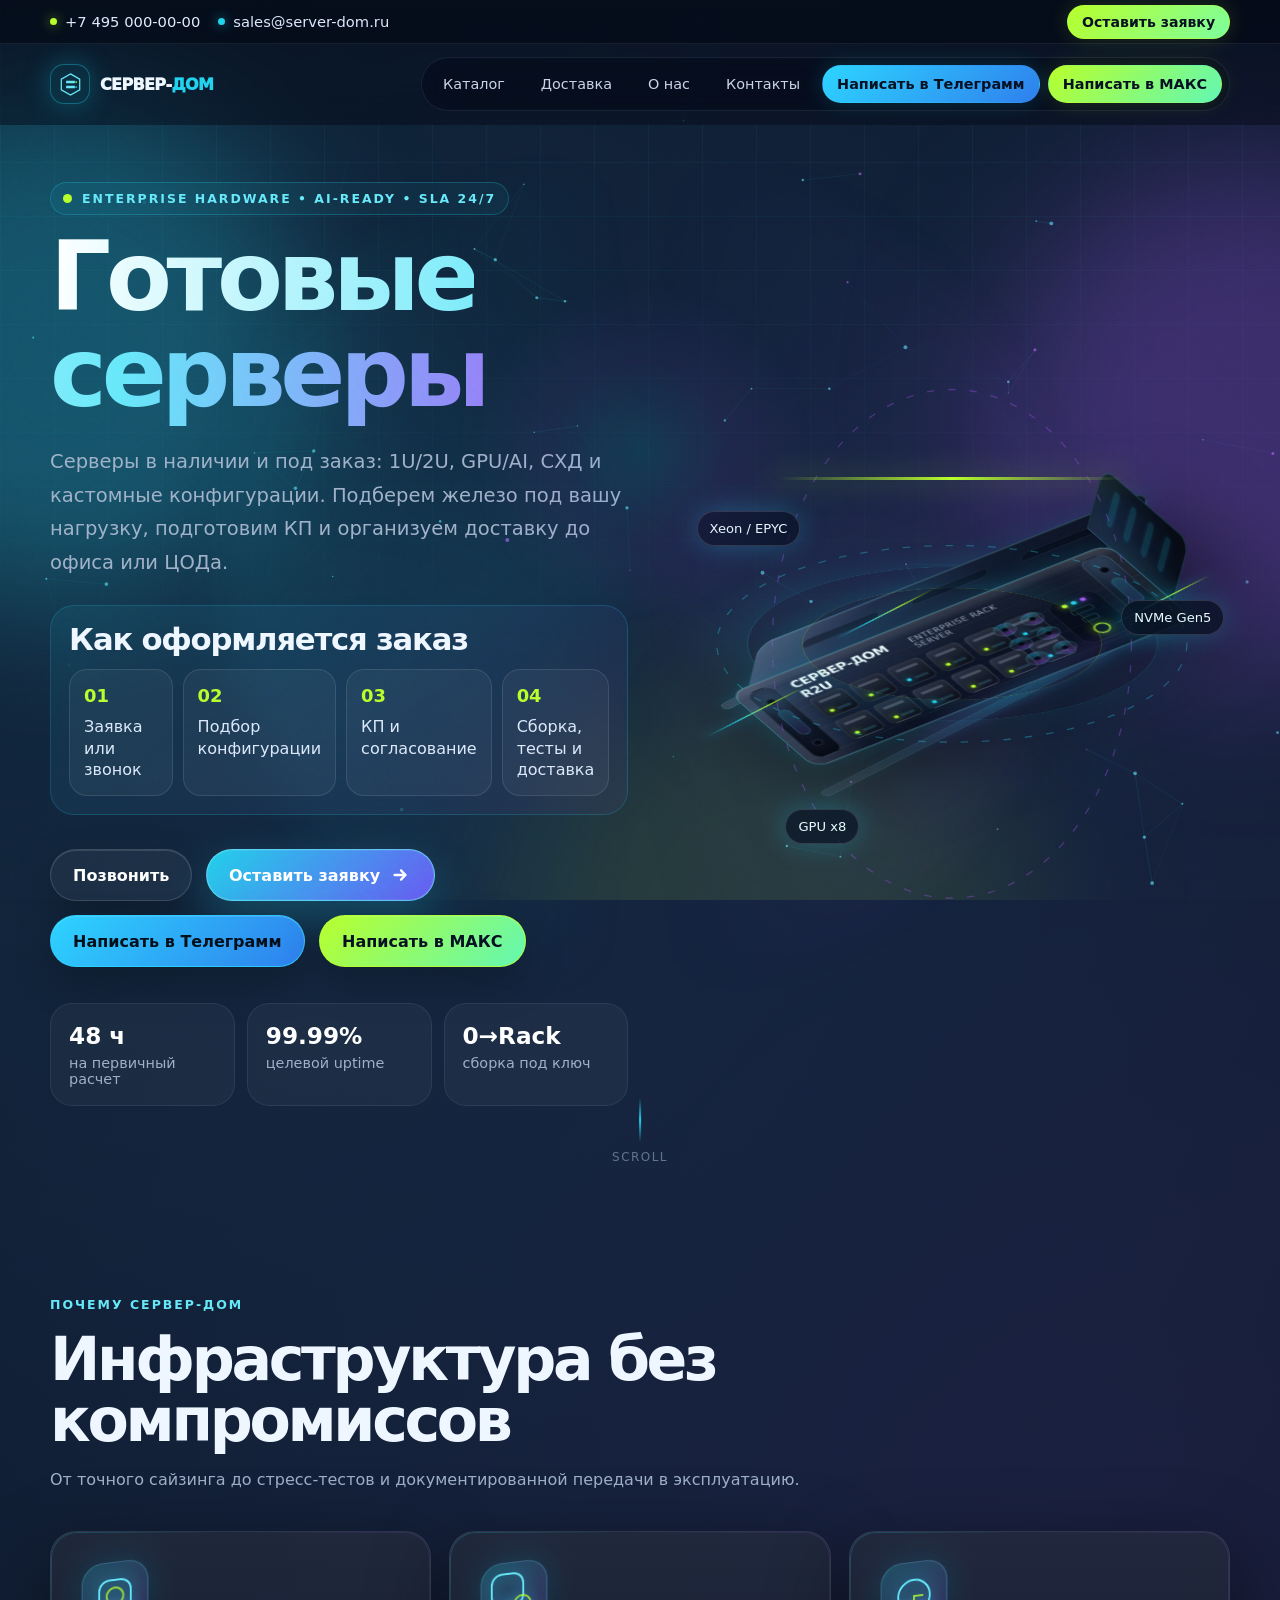
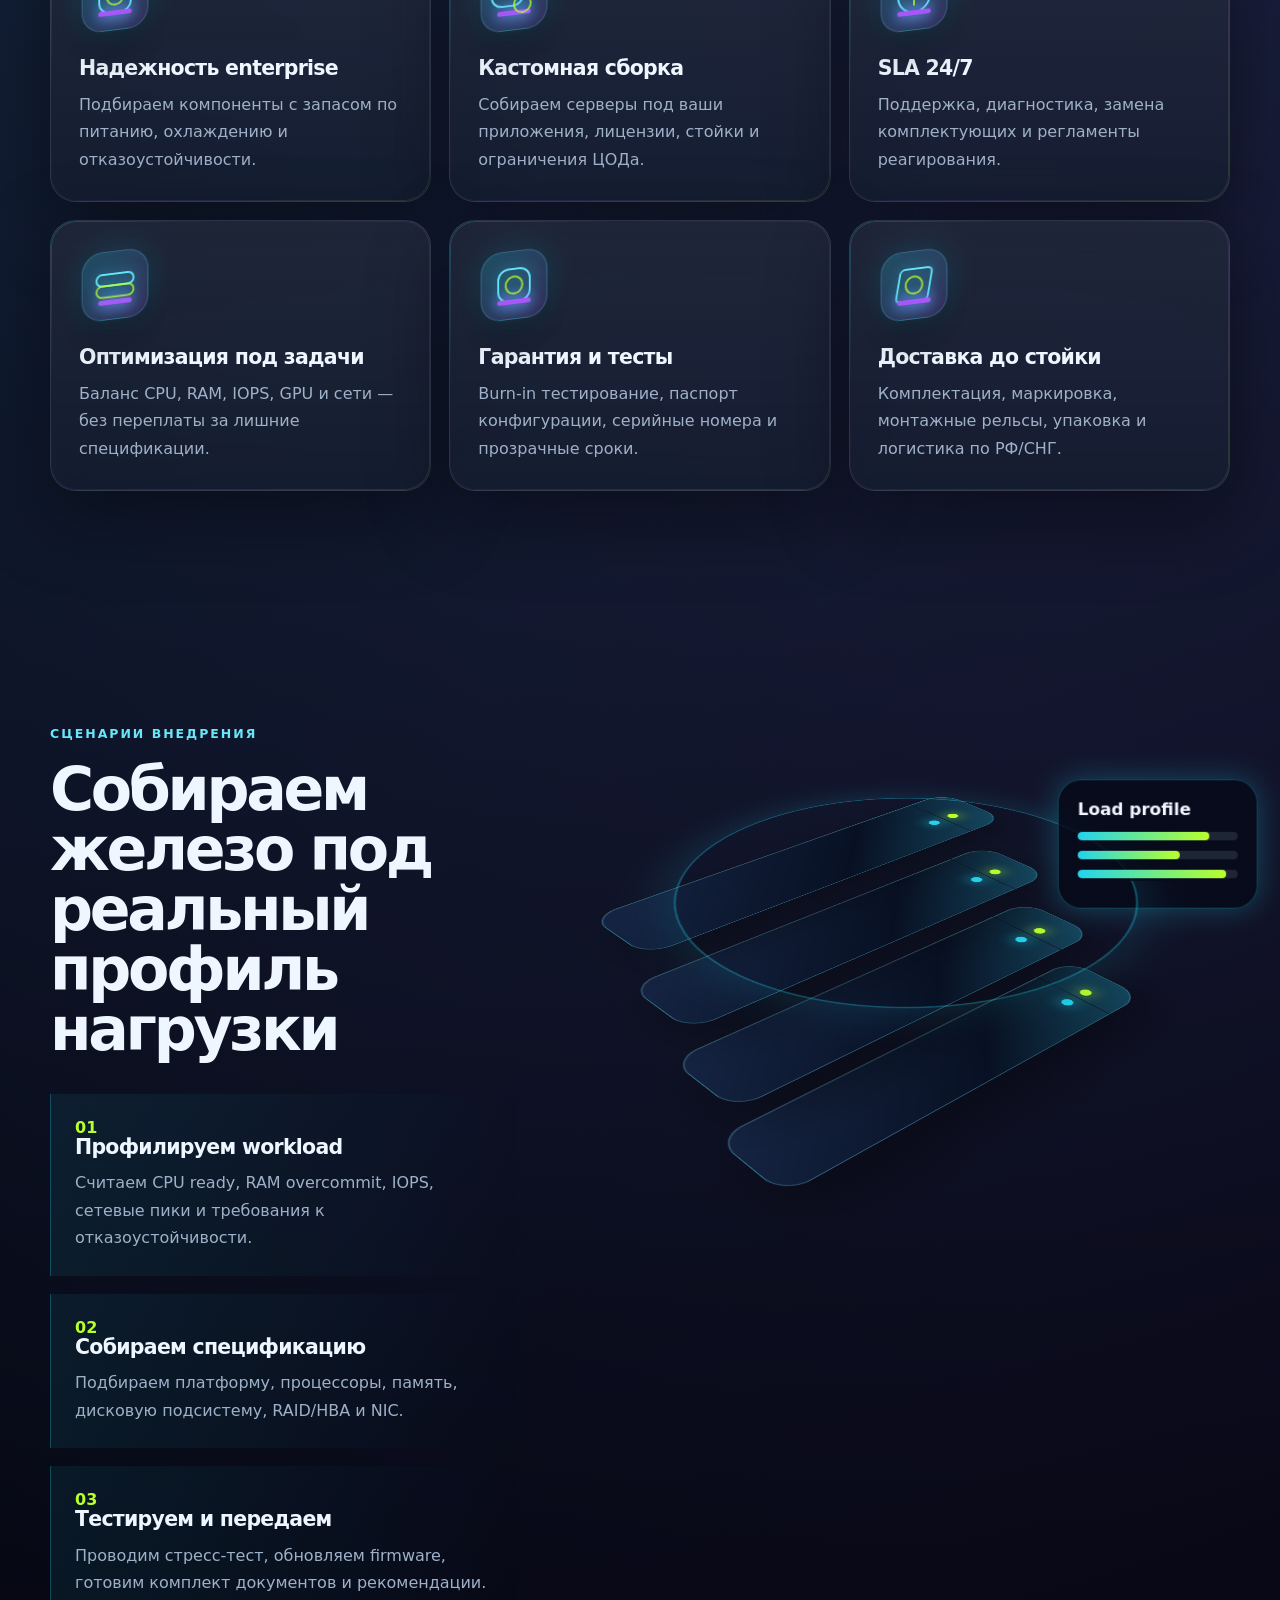
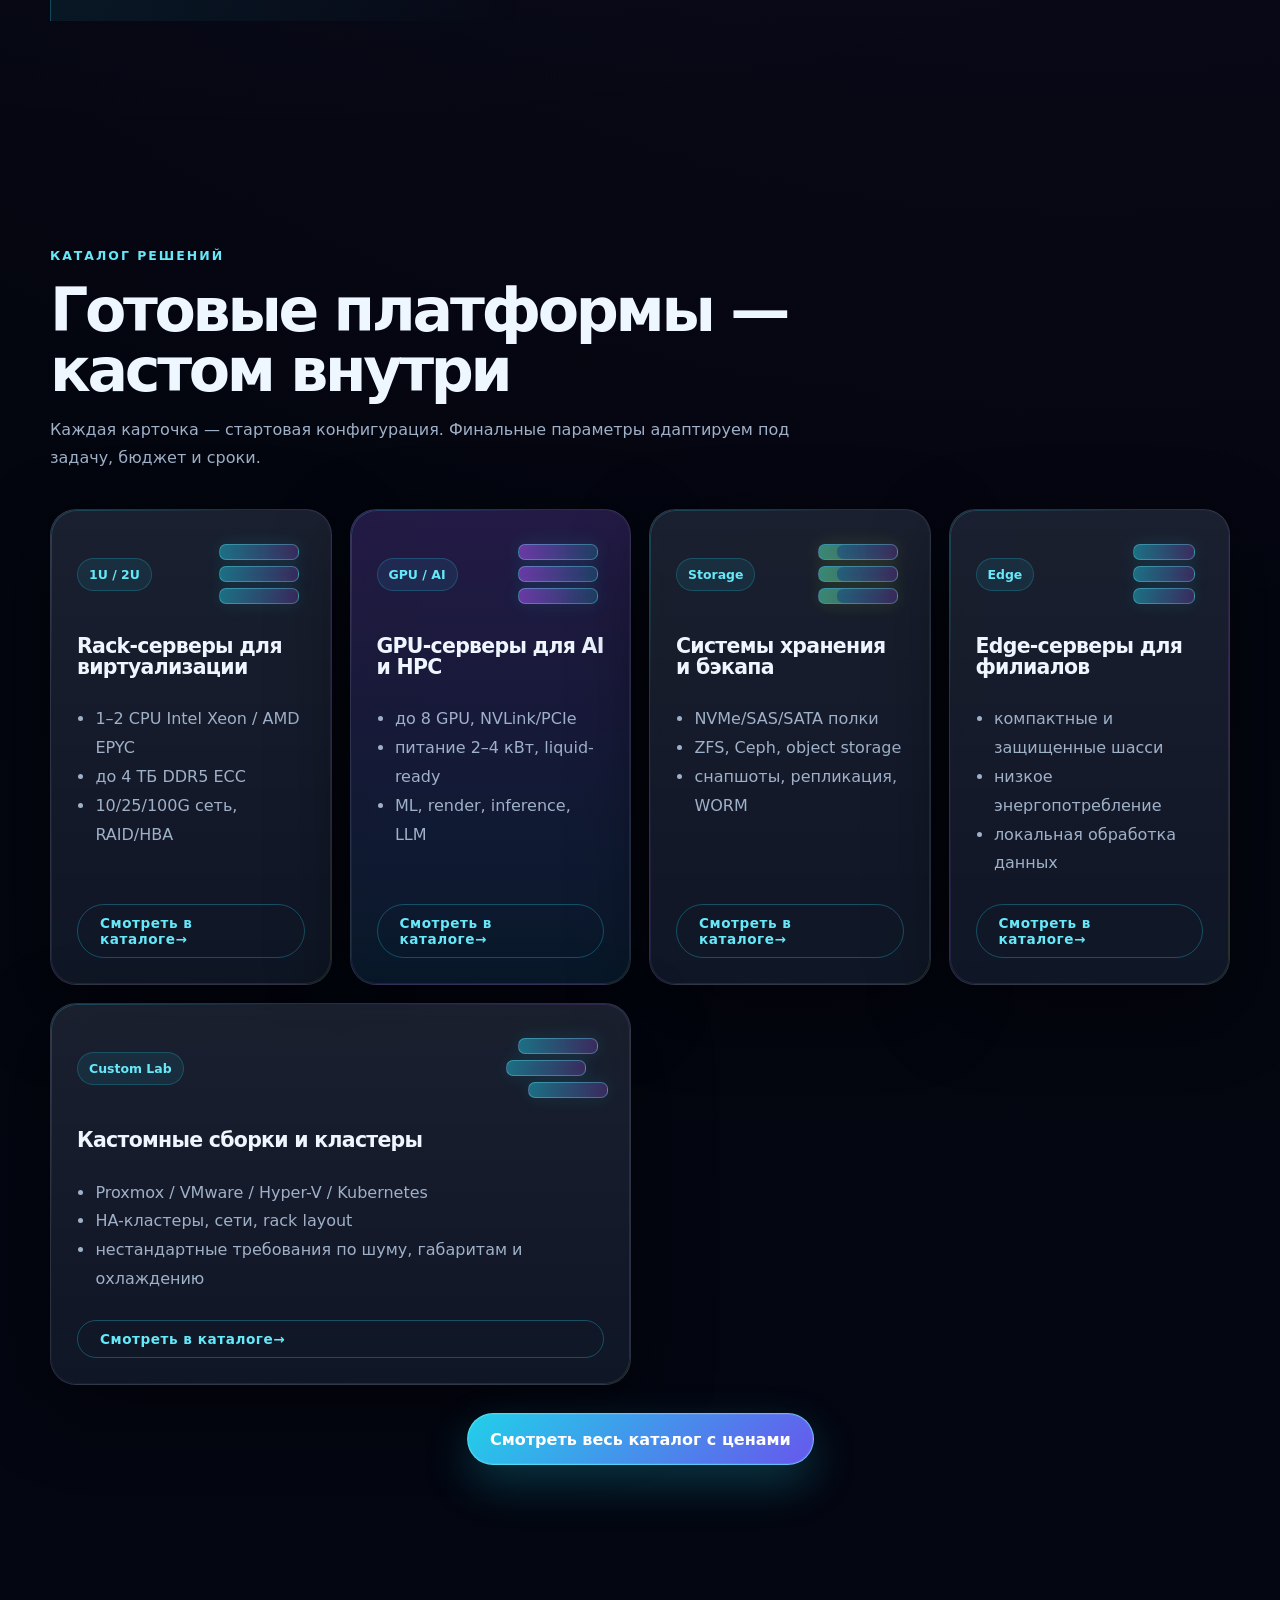
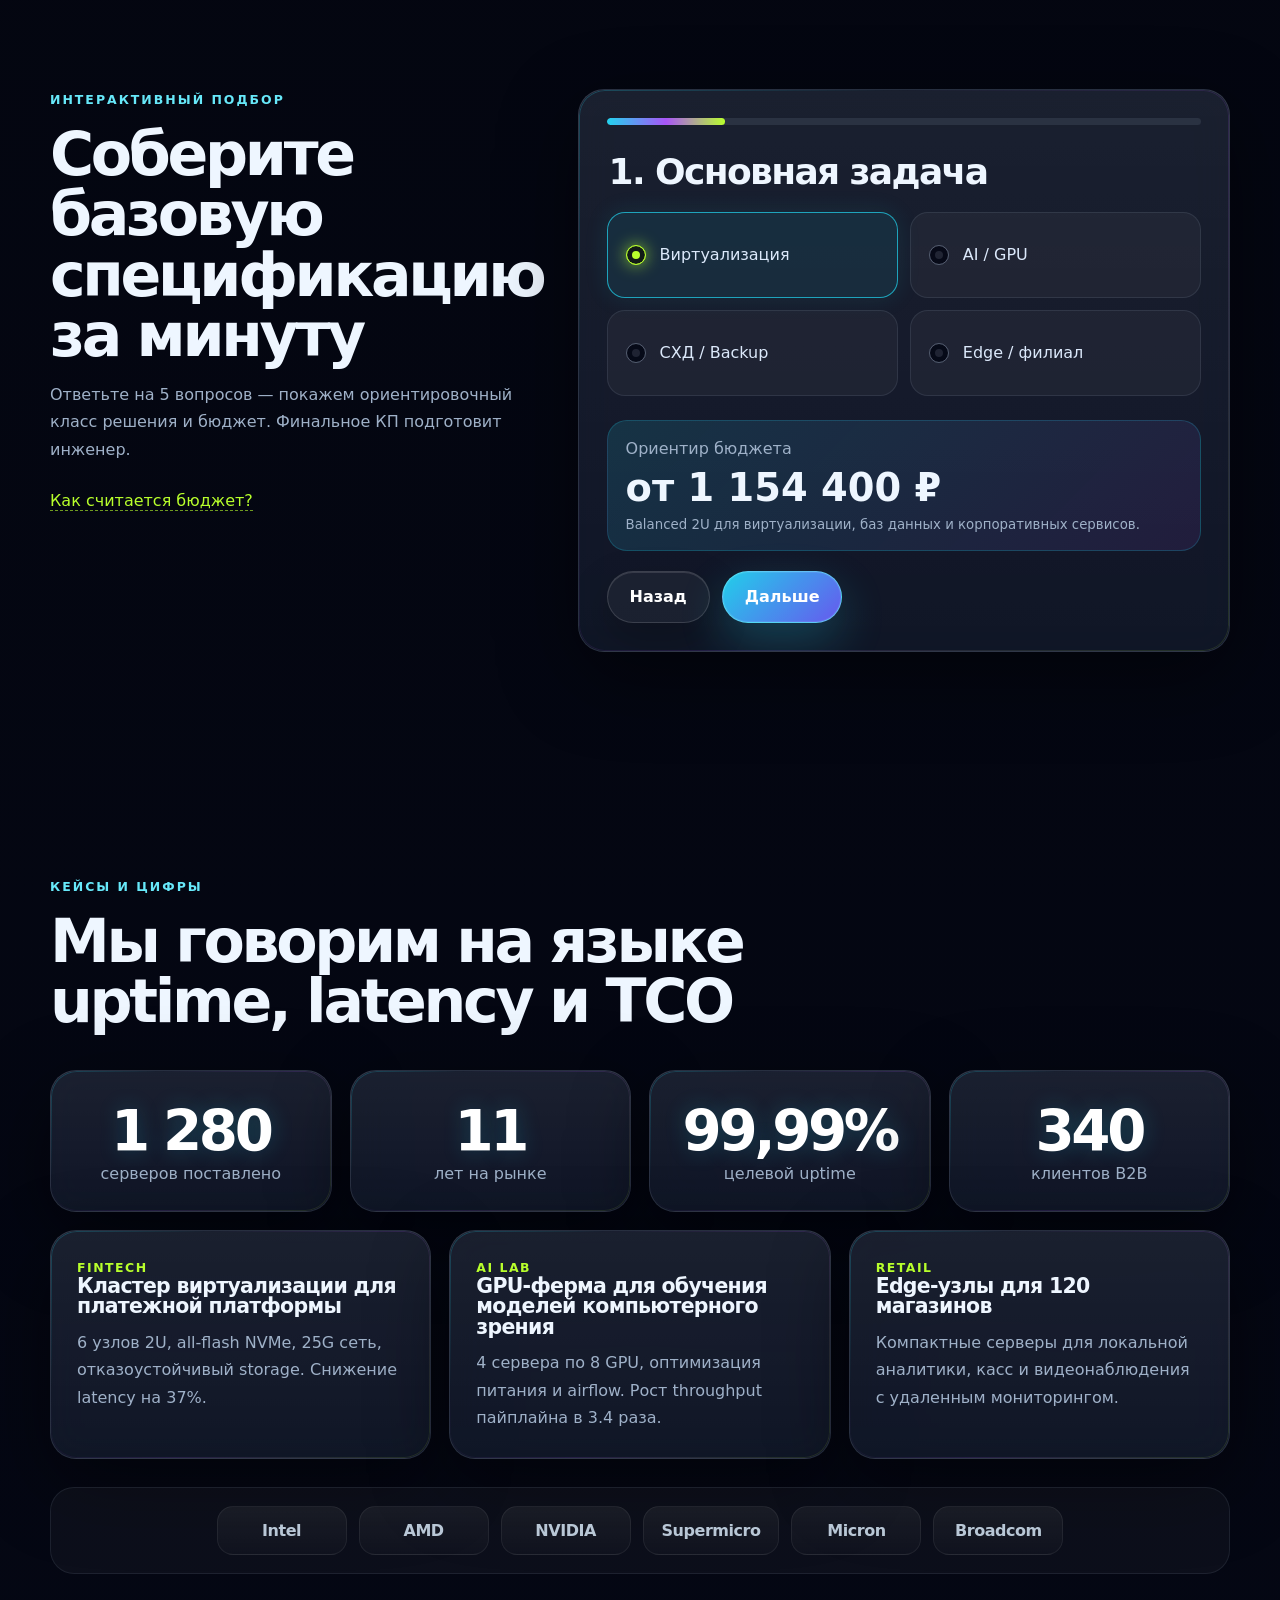
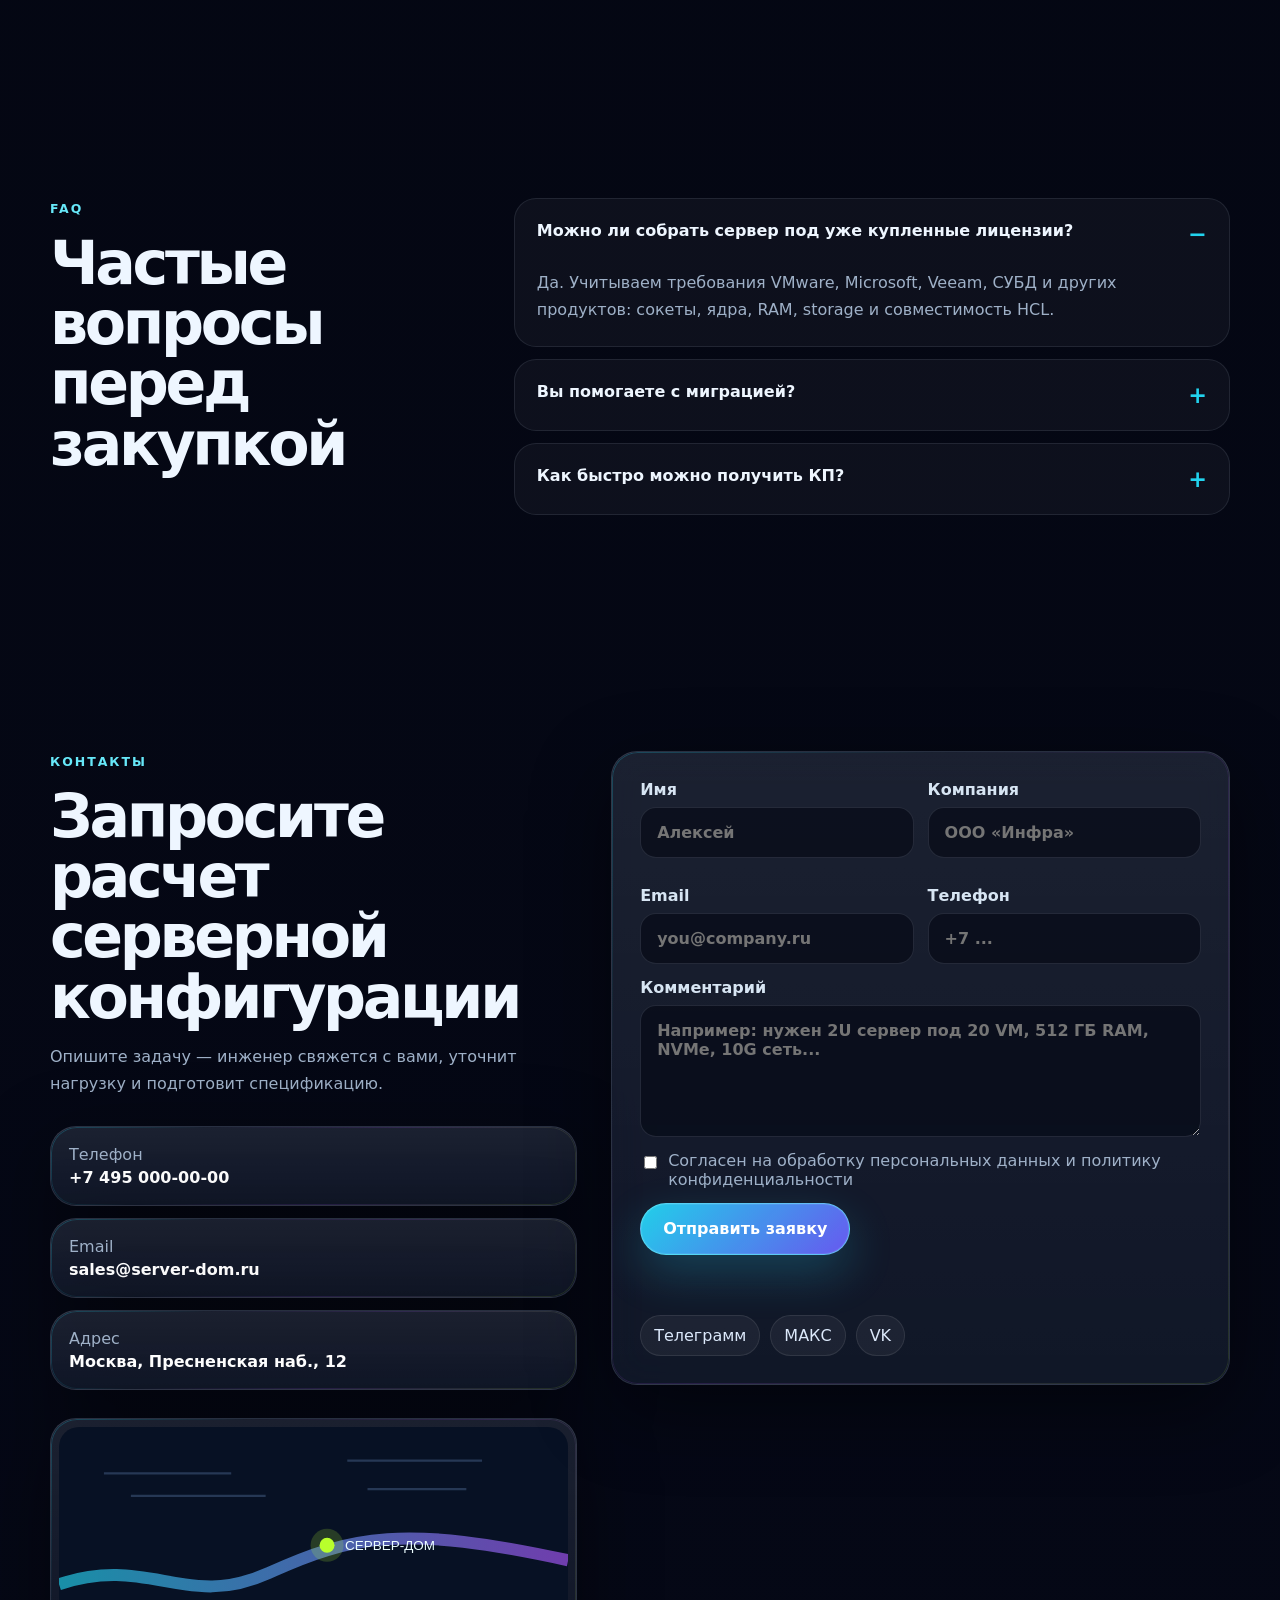
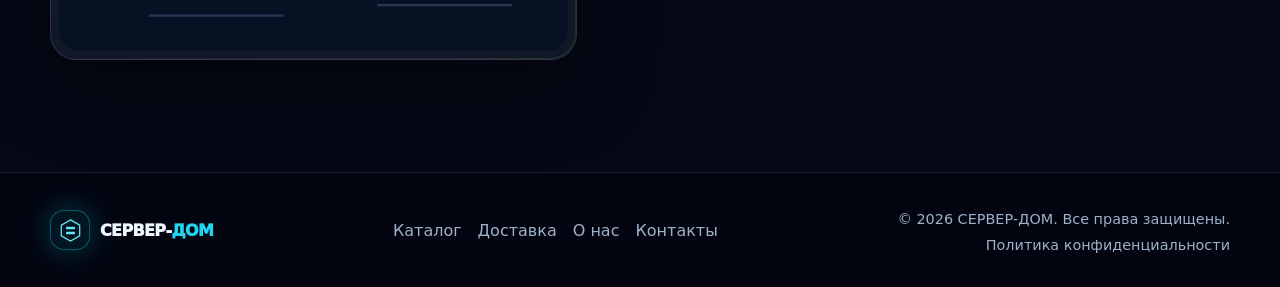
<file: server-dom-multisite/index.html>
<!doctype html>
<html lang="ru">
<head>
  <meta charset="utf-8" />
  <meta name="viewport" content="width=device-width, initial-scale=1" />
  <meta name="theme-color" content="#050816" />
  <meta name="description" content="СЕРВЕР-ДОМ — продажа, настройка и кастомная сборка серверного оборудования под виртуализацию, AI, storage, edge и enterprise-нагрузки. SLA 24/7, гарантия, доставка." />
  <meta name="keywords" content="серверы, серверное оборудование, GPU сервер, 1U, 2U, СХД, кастомная сборка серверов, SLA, дата-центр" />
  <meta property="og:title" content="СЕРВЕР-ДОМ — серверы под ваши нагрузки" />
  <meta property="og:description" content="Подберем, соберем и настроим серверную инфраструктуру под бизнес-задачи. От 1U до AI-кластеров." />
  <meta property="og:type" content="website" />
  <meta property="og:image" content="assets/og-server-preview.svg" />
  <title>СЕРВЕР-ДОМ — продажа и кастомная сборка серверов</title>
  <link rel="icon" type="image/svg+xml" href="assets/favicon.svg" />
  <script type="application/ld+json">
  {
    "@context": "https://schema.org",
    "@type": "Organization",
    "name": "СЕРВЕР-ДОМ",
    "url": "https://server-dom.ru",
    "logo": "https://server-dom.ru/logo.svg",
    "description": "Продажа, настройка и кастомная сборка серверного оборудования",
    "address": {
      "@type": "PostalAddress",
      "addressLocality": "Москва",
      "streetAddress": "Пресненская наб., 12"
    },
    "contactPoint": {
      "@type": "ContactPoint",
      "telephone": "+7-495-000-00-00",
      "contactType": "sales",
      "availableLanguage": ["Russian", "English"],
      "areaServed": "RU"
    },
    "sameAs": ["https://t.me/serverdom", "https://vk.com/serverdom"]
  }
  </script>
  <link rel="stylesheet" href="styles.css" />
</head>
<body>
  <a class="skip-link" href="#main">Перейти к содержимому</a>
  <canvas id="neuralCanvas" aria-hidden="true"></canvas>
  <div class="ambient" aria-hidden="true">
    <span class="orb orb-a"></span>
    <span class="orb orb-b"></span>
    <span class="orb orb-c"></span>
  </div>
  <div class="noise" aria-hidden="true"></div>
  <div class="cursor-glow" aria-hidden="true"></div>

  <header class="site-header" data-header>
    <div class="header-top">
      <div class="container header-top-inner">
        <div class="top-contacts" aria-label="Контактная информация">
          <a href="tel:+74950000000">+7 495 000-00-00</a>
          <a href="mailto:sales@server-dom.ru">sales@server-dom.ru</a>
        </div>
        <a class="top-request magnetic" href="#contacts">Оставить заявку</a>
      </div>
    </div>
    <nav class="nav container" aria-label="Основная навигация">
      <a class="brand magnetic" href="index.html" aria-label="СЕРВЕР-ДОМ — на главную">
        <span class="brand-mark">
          <svg viewBox="0 0 40 40" role="img" aria-label="Логотип СЕРВЕР-ДОМ">
            <path d="M20 3 34.7 11.5v17L20 37 5.3 28.5v-17L20 3Z" fill="none" stroke="currentColor" stroke-width="2"/>
            <path d="M13 14h14v4H13zM13 22h14v4H13z" fill="currentColor"/>
            <circle cx="29" cy="16" r="1.4" fill="#b8ff2c"/>
            <circle cx="29" cy="24" r="1.4" fill="#22d3ee"/>
          </svg>
        </span>
        <span>СЕРВЕР-<span>ДОМ</span></span>
      </a>
      <button class="nav-toggle" type="button" aria-label="Открыть меню" aria-expanded="false" data-nav-toggle>
        <span></span><span></span><span></span>
      </button>
      <div class="nav-panel" data-nav-panel>
        <a href="catalog.html">Каталог</a>
        <a href="delivery.html">Доставка</a>
        <a href="about.html">О нас</a>
        <a href="#contacts">Контакты</a>
        <a class="messenger-btn telegram" href="https://t.me/serverdom" target="_blank" rel="noopener">Написать в Телеграмм</a>
        <a class="messenger-btn max" href="https://max.ru/serverdom" target="_blank" rel="noopener">Написать в МАКС</a>
      </div>
    </nav>
  </header>

  <main id="main">
    <!-- 1. Hero -->
    <section id="hero" class="hero section" aria-labelledby="hero-title">
      <div class="container hero-grid">
        <div class="hero-copy">
          <div class="eyebrow reveal" data-reveal>
            <span class="pulse-dot"></span>
            Enterprise hardware • AI-ready • SLA 24/7
          </div>
          <h1 id="hero-title" class="hero-title reveal" data-reveal>
            <span class="gradient-text">Готовые серверы</span>
          </h1>
          <p class="hero-subtitle reveal" data-reveal>
            Серверы в наличии и под заказ: 1U/2U, GPU/AI, СХД и кастомные конфигурации.
            Подберем железо под вашу нагрузку, подготовим КП и организуем доставку до офиса или ЦОДа.
          </p>
          <div class="order-flow reveal" data-reveal aria-label="Как оформляется заказ">
            <h2>Как оформляется заказ</h2>
            <div class="order-flow-grid">
              <span><b>01</b>Заявка или звонок</span>
              <span><b>02</b>Подбор конфигурации</span>
              <span><b>03</b>КП и согласование</span>
              <span><b>04</b>Сборка, тесты и доставка</span>
            </div>
          </div>
          <div class="hero-actions reveal" data-reveal>
            <a class="btn btn-ghost magnetic" href="tel:+74950000000">Позвонить</a>
            <a class="btn btn-primary magnetic" href="#contacts">
              <span>Оставить заявку</span>
              <svg viewBox="0 0 24 24" aria-hidden="true"><path d="M5 12h12m0 0-5-5m5 5-5 5"/></svg>
            </a>
            <a class="btn btn-telegram magnetic" href="https://t.me/serverdom" target="_blank" rel="noopener">Написать в Телеграмм</a>
            <a class="btn btn-max magnetic" href="https://max.ru/serverdom" target="_blank" rel="noopener">Написать в МАКС</a>
          </div>
          <div class="hero-metrics reveal" data-reveal>
            <div><strong>48 ч</strong><span>на первичный расчет</span></div>
            <div><strong>99.99%</strong><span>целевой uptime</span></div>
            <div><strong>0→Rack</strong><span>сборка под ключ</span></div>
          </div>
        </div>

        <div class="hero-visual reveal" data-reveal aria-label="Анимированный серверный модуль">
          <div class="holo-platform">
            <div class="scan-line"></div>
            <div class="server-stack real-server" data-tilt>
              <div class="rack-server-model" aria-hidden="true">
                <div class="rack-rail rail-left"></div>
                <div class="rack-rail rail-right"></div>
                <div class="server-body-3d">
                  <div class="server-top-face">
                    <span class="top-rib"></span><span class="top-rib"></span><span class="top-rib"></span>
                  </div>
                  <div class="server-right-face">
                    <span></span><span></span><span></span><span></span>
                  </div>
                  <div class="server-front-face">
                    <div class="rack-ear left-ear"><i></i><i></i><b></b></div>
                    <div class="rack-ear right-ear"><i></i><i></i><b></b></div>
                    <div class="server-label">
                      <strong>СЕРВЕР-ДОМ R2U</strong>
                      <small>Enterprise Rack Server</small>
                    </div>
                    <div class="drive-array">
                      <span class="drive-bay"><i></i><em></em></span>
                      <span class="drive-bay"><i></i><em></em></span>
                      <span class="drive-bay"><i></i><em></em></span>
                      <span class="drive-bay"><i></i><em></em></span>
                      <span class="drive-bay"><i></i><em></em></span>
                      <span class="drive-bay"><i></i><em></em></span>
                      <span class="drive-bay"><i></i><em></em></span>
                      <span class="drive-bay"><i></i><em></em></span>
                      <span class="drive-bay"><i></i><em></em></span>
                      <span class="drive-bay"><i></i><em></em></span>
                      <span class="drive-bay"><i></i><em></em></span>
                      <span class="drive-bay"><i></i><em></em></span>
                    </div>
                    <div class="control-zone">
                      <div class="status-leds"><i></i><i></i><i></i></div>
                      <div class="usb-port"></div>
                      <div class="usb-port small"></div>
                      <div class="power-button"></div>
                    </div>
                    <div class="fan-mesh"><i></i><i></i><i></i><i></i><i></i><i></i></div>
                  </div>
                </div>
                <div class="server-shadow-3d"></div>
                <span class="data-beam beam-a"></span>
                <span class="data-beam beam-b"></span>
                <span class="data-beam beam-c"></span>
              </div>
            </div>
            <svg class="orbit orbit-1" viewBox="0 0 520 520" aria-hidden="true">
              <ellipse cx="260" cy="260" rx="220" ry="92"/>
            </svg>
            <svg class="orbit orbit-2" viewBox="0 0 520 520" aria-hidden="true">
              <ellipse cx="260" cy="260" rx="168" ry="238"/>
            </svg>
            <div class="floating-chip chip-a">Xeon / EPYC</div>
            <div class="floating-chip chip-b">NVMe Gen5</div>
            <div class="floating-chip chip-c">GPU x8</div>
          </div>
        </div>
      </div>
      <div class="scroll-cue" aria-hidden="true">
        <span></span>
        Scroll
      </div>
    </section>

    <!-- 2. Advantages -->
    <section id="advantages" class="section advantages" aria-labelledby="advantages-title">
      <div class="container">
        <div class="section-head reveal" data-reveal>
          <p class="section-kicker">Почему СЕРВЕР-ДОМ</p>
          <h2 id="advantages-title">Инфраструктура без компромиссов</h2>
          <p>От точного сайзинга до стресс-тестов и документированной передачи в эксплуатацию.</p>
        </div>
        <div class="adv-grid stagger" data-stagger>
          <article class="glass-card adv-card" data-tilt>
            <div class="icon-3d shield"><span></span></div>
            <h3>Надежность enterprise</h3>
            <p>Подбираем компоненты с запасом по питанию, охлаждению и отказоустойчивости.</p>
          </article>
          <article class="glass-card adv-card" data-tilt>
            <div class="icon-3d cubes"><span></span></div>
            <h3>Кастомная сборка</h3>
            <p>Собираем серверы под ваши приложения, лицензии, стойки и ограничения ЦОДа.</p>
          </article>
          <article class="glass-card adv-card" data-tilt>
            <div class="icon-3d clock"><span></span></div>
            <h3>SLA 24/7</h3>
            <p>Поддержка, диагностика, замена комплектующих и регламенты реагирования.</p>
          </article>
          <article class="glass-card adv-card" data-tilt>
            <div class="icon-3d tune"><span></span></div>
            <h3>Оптимизация под задачи</h3>
            <p>Баланс CPU, RAM, IOPS, GPU и сети — без переплаты за лишние спецификации.</p>
          </article>
          <article class="glass-card adv-card" data-tilt>
            <div class="icon-3d warranty"><span></span></div>
            <h3>Гарантия и тесты</h3>
            <p>Burn-in тестирование, паспорт конфигурации, серийные номера и прозрачные сроки.</p>
          </article>
          <article class="glass-card adv-card" data-tilt>
            <div class="icon-3d delivery"><span></span></div>
            <h3>Доставка до стойки</h3>
            <p>Комплектация, маркировка, монтажные рельсы, упаковка и логистика по РФ/СНГ.</p>
          </article>
        </div>
      </div>
    </section>

    <!-- Cinematic section -->
    <section class="section cinematic" aria-labelledby="cinematic-title">
      <div class="container cinematic-wrap">
        <div class="cinematic-copy">
          <p class="section-kicker reveal" data-reveal>Сценарии внедрения</p>
          <h2 id="cinematic-title" class="reveal" data-reveal>Собираем железо под реальный профиль нагрузки</h2>
          <div class="timeline">
            <article class="timeline-item reveal" data-reveal data-stage="0">
              <span>01</span>
              <h3>Профилируем workload</h3>
              <p>Считаем CPU ready, RAM overcommit, IOPS, сетевые пики и требования к отказоустойчивости.</p>
            </article>
            <article class="timeline-item reveal" data-reveal data-stage="1">
              <span>02</span>
              <h3>Собираем спецификацию</h3>
              <p>Подбираем платформу, процессоры, память, дисковую подсистему, RAID/HBA и NIC.</p>
            </article>
            <article class="timeline-item reveal" data-reveal data-stage="2">
              <span>03</span>
              <h3>Тестируем и передаем</h3>
              <p>Проводим стресс-тест, обновляем firmware, готовим комплект документов и рекомендации.</p>
            </article>
          </div>
        </div>
        <div class="cinematic-sticky" aria-hidden="true">
          <div class="rack-sculpture" data-rack-sculpture>
            <div class="rack-layer l1"></div>
            <div class="rack-layer l2"></div>
            <div class="rack-layer l3"></div>
            <div class="rack-layer l4"></div>
            <div class="energy-ring"></div>
            <div class="status-panel">
              <b>Load profile</b>
              <span><i style="--w:82%"></i></span>
              <span><i style="--w:64%"></i></span>
              <span><i style="--w:93%"></i></span>
            </div>
          </div>
        </div>
      </div>
    </section>

    <!-- 3. Catalog preview -->
    <section id="catalog" class="section catalog" aria-labelledby="catalog-title">
      <div class="container">
        <div class="section-head reveal" data-reveal>
          <p class="section-kicker">Каталог решений</p>
          <h2 id="catalog-title">Готовые платформы — кастом внутри</h2>
          <p>Каждая карточка — стартовая конфигурация. Финальные параметры адаптируем под задачу, бюджет и сроки.</p>
        </div>
        <div class="solutions-grid stagger" data-stagger>
          <article class="solution-card glass-card" data-tilt>
            <div class="solution-top">
              <span class="solution-badge">1U / 2U</span>
              <div class="mini-server" aria-hidden="true"><i></i><i></i><i></i></div>
            </div>
            <h3>Rack-серверы для виртуализации</h3>
            <ul>
              <li>1–2 CPU Intel Xeon / AMD EPYC</li>
              <li>до 4 ТБ DDR5 ECC</li>
              <li>10/25/100G сеть, RAID/HBA</li>
            </ul>
            <a class="card-link" href="catalog.html">Смотреть в каталоге</a>
          </article>
          <article class="solution-card glass-card featured" data-tilt>
            <div class="solution-top">
              <span class="solution-badge">GPU / AI</span>
              <div class="mini-gpu" aria-hidden="true"><i></i><i></i><i></i></div>
            </div>
            <h3>GPU-серверы для AI и HPC</h3>
            <ul>
              <li>до 8 GPU, NVLink/PCIe</li>
              <li>питание 2–4 кВт, liquid-ready</li>
              <li>ML, render, inference, LLM</li>
            </ul>
            <a class="card-link" href="catalog.html">Смотреть в каталоге</a>
          </article>
          <article class="solution-card glass-card" data-tilt>
            <div class="solution-top">
              <span class="solution-badge">Storage</span>
              <div class="mini-storage" aria-hidden="true"><i></i><i></i><i></i></div>
            </div>
            <h3>Системы хранения и бэкапа</h3>
            <ul>
              <li>NVMe/SAS/SATA полки</li>
              <li>ZFS, Ceph, object storage</li>
              <li>снапшоты, репликация, WORM</li>
            </ul>
            <a class="card-link" href="catalog.html">Смотреть в каталоге</a>
          </article>
          <article class="solution-card glass-card" data-tilt>
            <div class="solution-top">
              <span class="solution-badge">Edge</span>
              <div class="mini-edge" aria-hidden="true"><i></i><i></i><i></i></div>
            </div>
            <h3>Edge-серверы для филиалов</h3>
            <ul>
              <li>компактные и защищенные шасси</li>
              <li>низкое энергопотребление</li>
              <li>локальная обработка данных</li>
            </ul>
            <a class="card-link" href="catalog.html">Смотреть в каталоге</a>
          </article>
          <article class="solution-card glass-card wide" data-tilt>
            <div class="solution-top">
              <span class="solution-badge">Custom Lab</span>
              <div class="mini-custom" aria-hidden="true"><i></i><i></i><i></i></div>
            </div>
            <h3>Кастомные сборки и кластеры</h3>
            <ul>
              <li>Proxmox / VMware / Hyper-V / Kubernetes</li>
              <li>HA-кластеры, сети, rack layout</li>
              <li>нестандартные требования по шуму, габаритам и охлаждению</li>
            </ul>
            <a class="card-link" href="catalog.html">Смотреть в каталоге</a>
          </article>
        </div>
        <div class="section-more reveal" data-reveal>
          <a class="btn btn-primary magnetic" href="catalog.html">Смотреть весь каталог с ценами</a>
        </div>
      </div>
    </section>

    <!-- 4. Configurator -->
    <section id="configurator" class="section configurator" aria-labelledby="configurator-title">
      <div class="container config-grid">
        <div class="config-copy reveal" data-reveal>
          <p class="section-kicker">Интерактивный подбор</p>
          <h2 id="configurator-title">Соберите базовую спецификацию за минуту</h2>
          <p>Ответьте на 5 вопросов — покажем ориентировочный класс решения и бюджет. Финальное КП подготовит инженер.</p>
          <div class="tooltip-line">
            <span class="tooltip" data-tooltip="Цена зависит от наличия компонентов, валюты, гарантийного пакета и сроков поставки.">Как считается бюджет?</span>
          </div>
        </div>
        <div class="config-panel glass-card reveal" data-reveal>
          <div class="progressbar" aria-hidden="true"><span data-config-progress></span></div>
          <form id="serverConfigForm" class="config-form">
            <fieldset class="config-step active" data-step="0">
              <legend>1. Основная задача</legend>
              <div class="option-grid">
                <label><input type="radio" name="task" value="virtualization" data-price="420000" checked><span>Виртуализация</span></label>
                <label><input type="radio" name="task" value="ai" data-price="1200000"><span>AI / GPU</span></label>
                <label><input type="radio" name="task" value="storage" data-price="760000"><span>СХД / Backup</span></label>
                <label><input type="radio" name="task" value="edge" data-price="260000"><span>Edge / филиал</span></label>
              </div>
            </fieldset>
            <fieldset class="config-step" data-step="1">
              <legend>2. Процессорная платформа</legend>
              <div class="option-grid">
                <label><input type="radio" name="cpu" value="single" data-price="0" checked><span>1 CPU, balanced</span></label>
                <label><input type="radio" name="cpu" value="dual" data-price="240000"><span>2 CPU, enterprise</span></label>
                <label><input type="radio" name="cpu" value="epyc" data-price="390000"><span>AMD EPYC high-core</span></label>
                <label><input type="radio" name="cpu" value="gpu-ready" data-price="520000"><span>GPU-ready платформа</span></label>
              </div>
            </fieldset>
            <fieldset class="config-step" data-step="2">
              <legend>3. Память ECC</legend>
              <div class="range-card">
                <input type="range" name="ram" min="128" max="2048" step="128" value="512" data-range="ram" />
                <div><strong><span data-ram-value>512</span> ГБ</strong><small>DDR5 ECC RDIMM</small></div>
              </div>
            </fieldset>
            <fieldset class="config-step" data-step="3">
              <legend>4. Хранилище</legend>
              <div class="option-grid">
                <label><input type="radio" name="storage" value="ssd" data-price="120000" checked><span>SSD SATA, RAID</span></label>
                <label><input type="radio" name="storage" value="nvme" data-price="320000"><span>NVMe Gen4/5</span></label>
                <label><input type="radio" name="storage" value="hybrid" data-price="260000"><span>Hybrid SSD + HDD</span></label>
                <label><input type="radio" name="storage" value="san" data-price="680000"><span>СХД / JBOD</span></label>
              </div>
            </fieldset>
            <fieldset class="config-step" data-step="4">
              <legend>5. Охлаждение и сервис</legend>
              <div class="option-grid">
                <label><input type="radio" name="cooling" value="standard" data-price="0" checked><span>Standard airflow</span></label>
                <label><input type="radio" name="cooling" value="quiet" data-price="85000"><span>Low-noise</span></label>
                <label><input type="radio" name="cooling" value="redundant" data-price="160000"><span>Redundant + SLA</span></label>
                <label><input type="radio" name="cooling" value="liquid" data-price="410000"><span>Liquid-ready</span></label>
              </div>
            </fieldset>
            <div class="config-result" aria-live="polite">
              <span>Ориентир бюджета</span>
              <strong data-estimate>от 1 092 000 ₽</strong>
              <small data-recommendation>Balanced 2U для виртуализации и баз данных.</small>
            </div>
            <div class="config-actions">
              <button class="btn btn-ghost" type="button" data-prev-step>Назад</button>
              <button class="btn btn-primary" type="button" data-next-step>Дальше</button>
              <a class="btn btn-lime" href="#contacts" data-config-request>Отправить заявку</a>
            </div>
          </form>
        </div>
      </div>
    </section>

    <!-- 5. Cases -->
    <section id="cases" class="section cases" aria-labelledby="cases-title">
      <div class="container">
        <div class="section-head reveal" data-reveal>
          <p class="section-kicker">Кейсы и цифры</p>
          <h2 id="cases-title">Мы говорим на языке uptime, latency и TCO</h2>
        </div>
        <div class="stats-grid stagger" data-stagger>
          <div class="stat-card glass-card"><strong data-counter="1280">0</strong><span>серверов поставлено</span></div>
          <div class="stat-card glass-card"><strong data-counter="11">0</strong><span>лет на рынке</span></div>
          <div class="stat-card glass-card"><strong data-counter="99.99" data-suffix="%">0</strong><span>целевой uptime</span></div>
          <div class="stat-card glass-card"><strong data-counter="340">0</strong><span>клиентов B2B</span></div>
        </div>
        <div class="case-grid">
          <article class="case-card glass-card reveal" data-reveal>
            <span>FinTech</span>
            <h3>Кластер виртуализации для платежной платформы</h3>
            <p>6 узлов 2U, all-flash NVMe, 25G сеть, отказоустойчивый storage. Снижение latency на 37%.</p>
          </article>
          <article class="case-card glass-card reveal" data-reveal>
            <span>AI Lab</span>
            <h3>GPU-ферма для обучения моделей компьютерного зрения</h3>
            <p>4 сервера по 8 GPU, оптимизация питания и airflow. Рост throughput пайплайна в 3.4 раза.</p>
          </article>
          <article class="case-card glass-card reveal" data-reveal>
            <span>Retail</span>
            <h3>Edge-узлы для 120 магазинов</h3>
            <p>Компактные серверы для локальной аналитики, касс и видеонаблюдения с удаленным мониторингом.</p>
          </article>
        </div>
        <div class="partners reveal" data-reveal aria-label="Логотипы партнеров">
          <span>Intel</span><span>AMD</span><span>NVIDIA</span><span>Supermicro</span><span>Micron</span><span>Broadcom</span>
        </div>
      </div>
    </section>

    <!-- FAQ -->
    <section class="section faq" aria-labelledby="faq-title">
      <div class="container faq-grid">
        <div class="reveal" data-reveal>
          <p class="section-kicker">FAQ</p>
          <h2 id="faq-title">Частые вопросы перед закупкой</h2>
        </div>
        <div class="accordion reveal" data-reveal>
          <details open>
            <summary>Можно ли собрать сервер под уже купленные лицензии?</summary>
            <p>Да. Учитываем требования VMware, Microsoft, Veeam, СУБД и других продуктов: сокеты, ядра, RAM, storage и совместимость HCL.</p>
          </details>
          <details>
            <summary>Вы помогаете с миграцией?</summary>
            <p>Можем подготовить план миграции, развернуть гипервизор, настроить сети, storage, мониторинг и выполнить перенос по согласованному окну.</p>
          </details>
          <details>
            <summary>Как быстро можно получить КП?</summary>
            <p>Типовой расчет — до 48 часов. Для сложных GPU/СХД-проектов может потребоваться техническое интервью и уточнение нагрузок.</p>
          </details>
        </div>
      </div>
    </section>

    <!-- Contacts -->
    <section id="contacts" class="section contacts" aria-labelledby="contacts-title">
      <div class="container contact-grid">
        <div class="contact-info reveal" data-reveal>
          <p class="section-kicker">Контакты</p>
          <h2 id="contacts-title">Запросите расчет серверной конфигурации</h2>
          <p>Опишите задачу — инженер свяжется с вами, уточнит нагрузку и подготовит спецификацию.</p>
          <div class="contact-cards">
            <a class="contact-card glass-card" href="tel:+74950000000">
              <span>Телефон</span><strong>+7 495 000-00-00</strong>
            </a>
            <a class="contact-card glass-card" href="mailto:sales@server-dom.ru">
              <span>Email</span><strong>sales@server-dom.ru</strong>
            </a>
            <div class="contact-card glass-card">
              <span>Адрес</span><strong>Москва, Пресненская наб., 12</strong>
            </div>
          </div>
          <div class="map-card glass-card" aria-label="Схематичная карта офиса">
            <svg viewBox="0 0 680 300" role="img" aria-label="Карта: Москва, Пресненская набережная">
              <defs>
                <linearGradient id="mapLine" x1="0" x2="1">
                  <stop stop-color="#22d3ee"/><stop offset="1" stop-color="#a855f7"/>
                </linearGradient>
              </defs>
              <rect width="680" height="300" rx="24" fill="#071124"/>
              <path d="M0 210 C120 170 170 245 280 195 S460 130 680 178" stroke="url(#mapLine)" stroke-width="16" fill="none" opacity=".65"/>
              <path d="M60 62h170M96 92h180M385 45h180M412 83h132M120 252h180M425 238h180" stroke="#263855" stroke-width="3"/>
              <circle cx="358" cy="158" r="22" fill="#b8ff2c" opacity=".18"/>
              <circle cx="358" cy="158" r="10" fill="#b8ff2c"/>
              <text x="382" y="164" fill="#ecfeff" font-size="18" font-family="Arial">СЕРВЕР-ДОМ</text>
            </svg>
          </div>
        </div>
        <form id="leadForm" class="lead-form glass-card reveal" data-reveal>
          <input class="hp-field" type="text" name="website" tabindex="-1" autocomplete="off" aria-hidden="true" />
          <div class="form-grid">
            <label>Имя<input required name="name" autocomplete="name" placeholder="Алексей" /></label>
            <label>Компания<input name="company" autocomplete="organization" placeholder="ООО «Инфра»" /></label>
            <label>Email<input required type="email" name="email" autocomplete="email" placeholder="you@company.ru" /></label>
            <label>Телефон<input required type="tel" name="phone" autocomplete="tel" placeholder="+7 ..." /></label>
          </div>
          <label>Комментарий<textarea name="comment" rows="5" placeholder="Например: нужен 2U сервер под 20 VM, 512 ГБ RAM, NVMe, 10G сеть..."></textarea></label>
          <label class="checkbox"><input required type="checkbox" name="privacy" /> <span>Согласен на обработку персональных данных и политику конфиденциальности</span></label>
          <button class="btn btn-primary" type="submit">Отправить заявку</button>
          <p class="form-status" data-form-status role="status" aria-live="polite"></p>
          <div class="socials" aria-label="Социальные сети">
            <a href="https://t.me/serverdom" target="_blank" rel="noopener">Телеграмм</a>
            <a href="https://max.ru/serverdom" target="_blank" rel="noopener">МАКС</a>
            <a href="https://vk.com/serverdom" target="_blank" rel="noopener">VK</a>
          </div>
        </form>
      </div>
    </section>
  </main>

  <footer class="footer">
    <div class="container footer-grid">
      <a class="brand" href="index.html">
        <span class="brand-mark">
          <svg viewBox="0 0 40 40" aria-hidden="true"><path d="M20 3 34.7 11.5v17L20 37 5.3 28.5v-17L20 3Z" fill="none" stroke="currentColor" stroke-width="2"/><path d="M13 14h14v4H13zM13 22h14v4H13z" fill="currentColor"/></svg>
        </span>
        <span>СЕРВЕР-<span>ДОМ</span></span>
      </a>
      <nav aria-label="Навигация футера">
        <a href="catalog.html">Каталог</a>
        <a href="delivery.html">Доставка</a>
        <a href="about.html">О нас</a>
        <a href="#contacts">Контакты</a>
      </nav>
      <div class="footer-meta">
        <p>© <span data-year></span> СЕРВЕР-ДОМ. Все права защищены.</p>
        <a href="#" aria-label="Политика конфиденциальности">Политика конфиденциальности</a>
      </div>
    </div>
  </footer>

  <script src="script.js" defer></script>
</body>
</html>
</file>
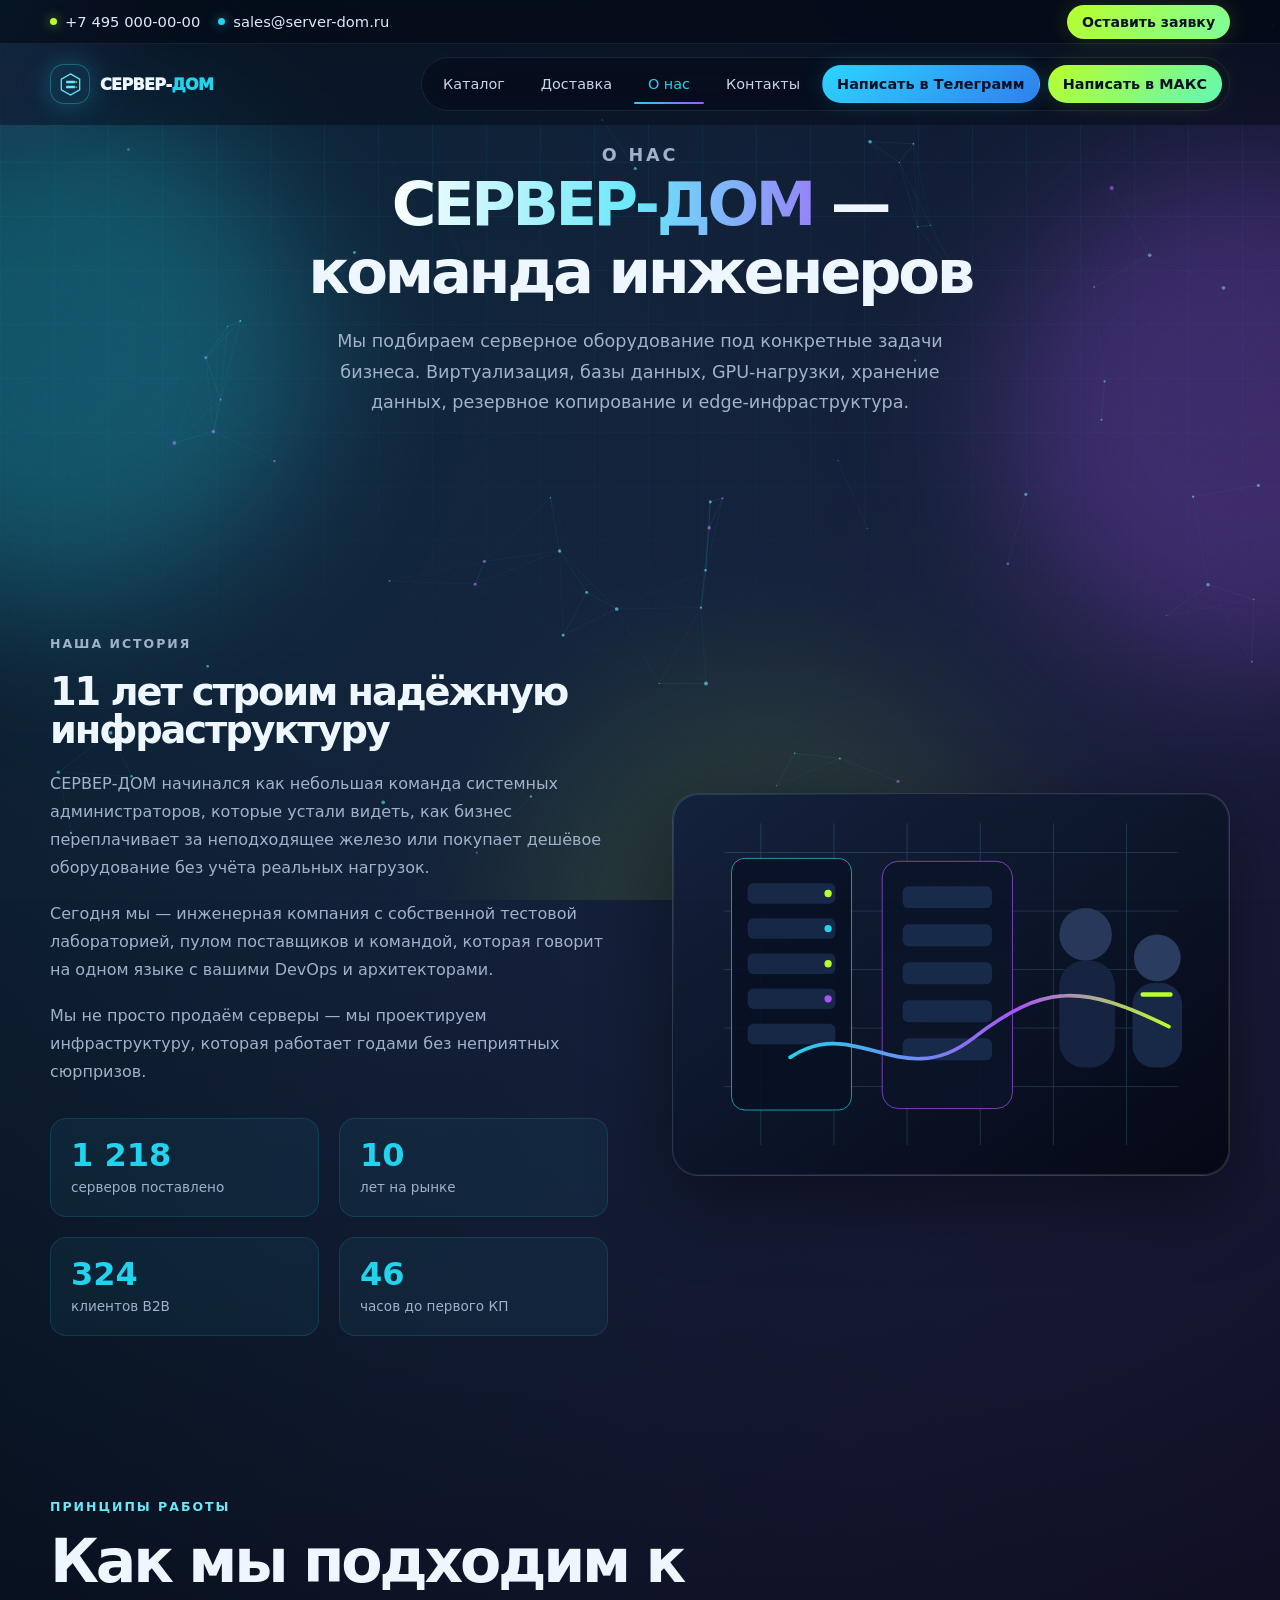
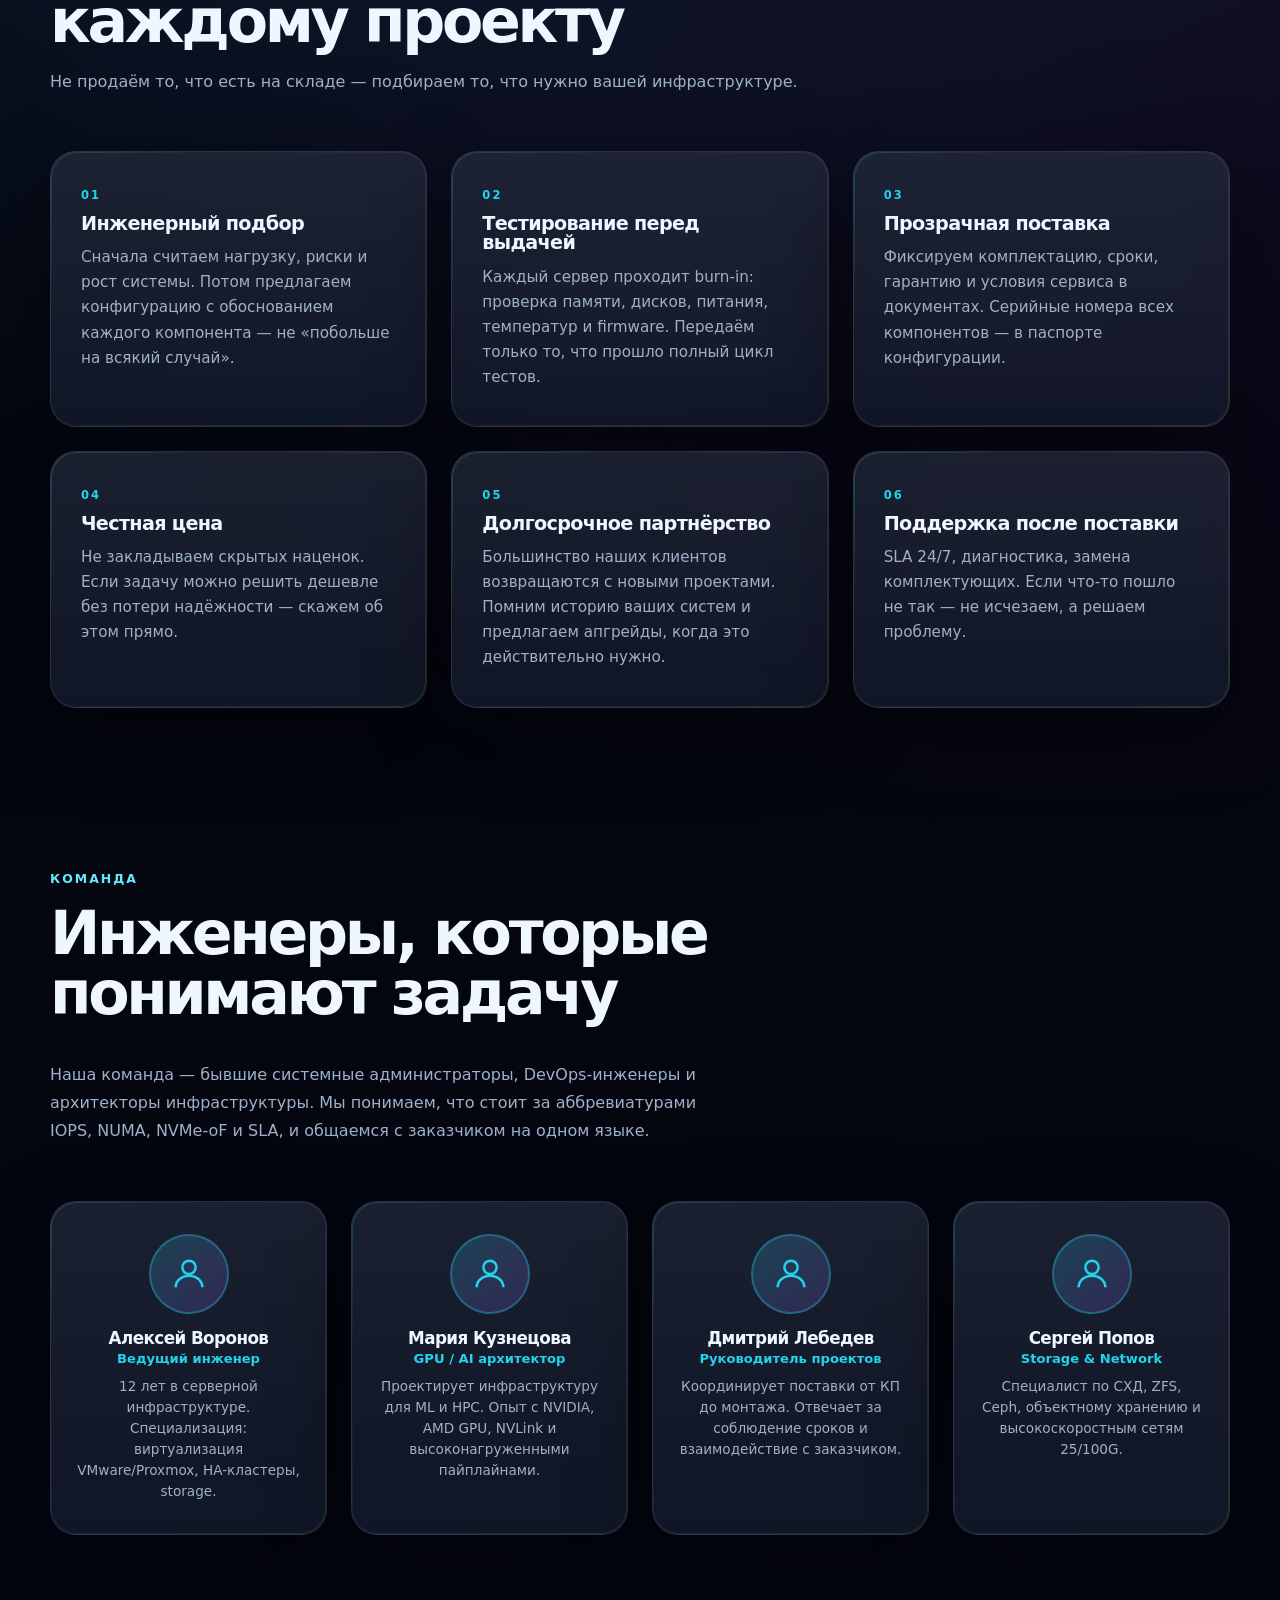
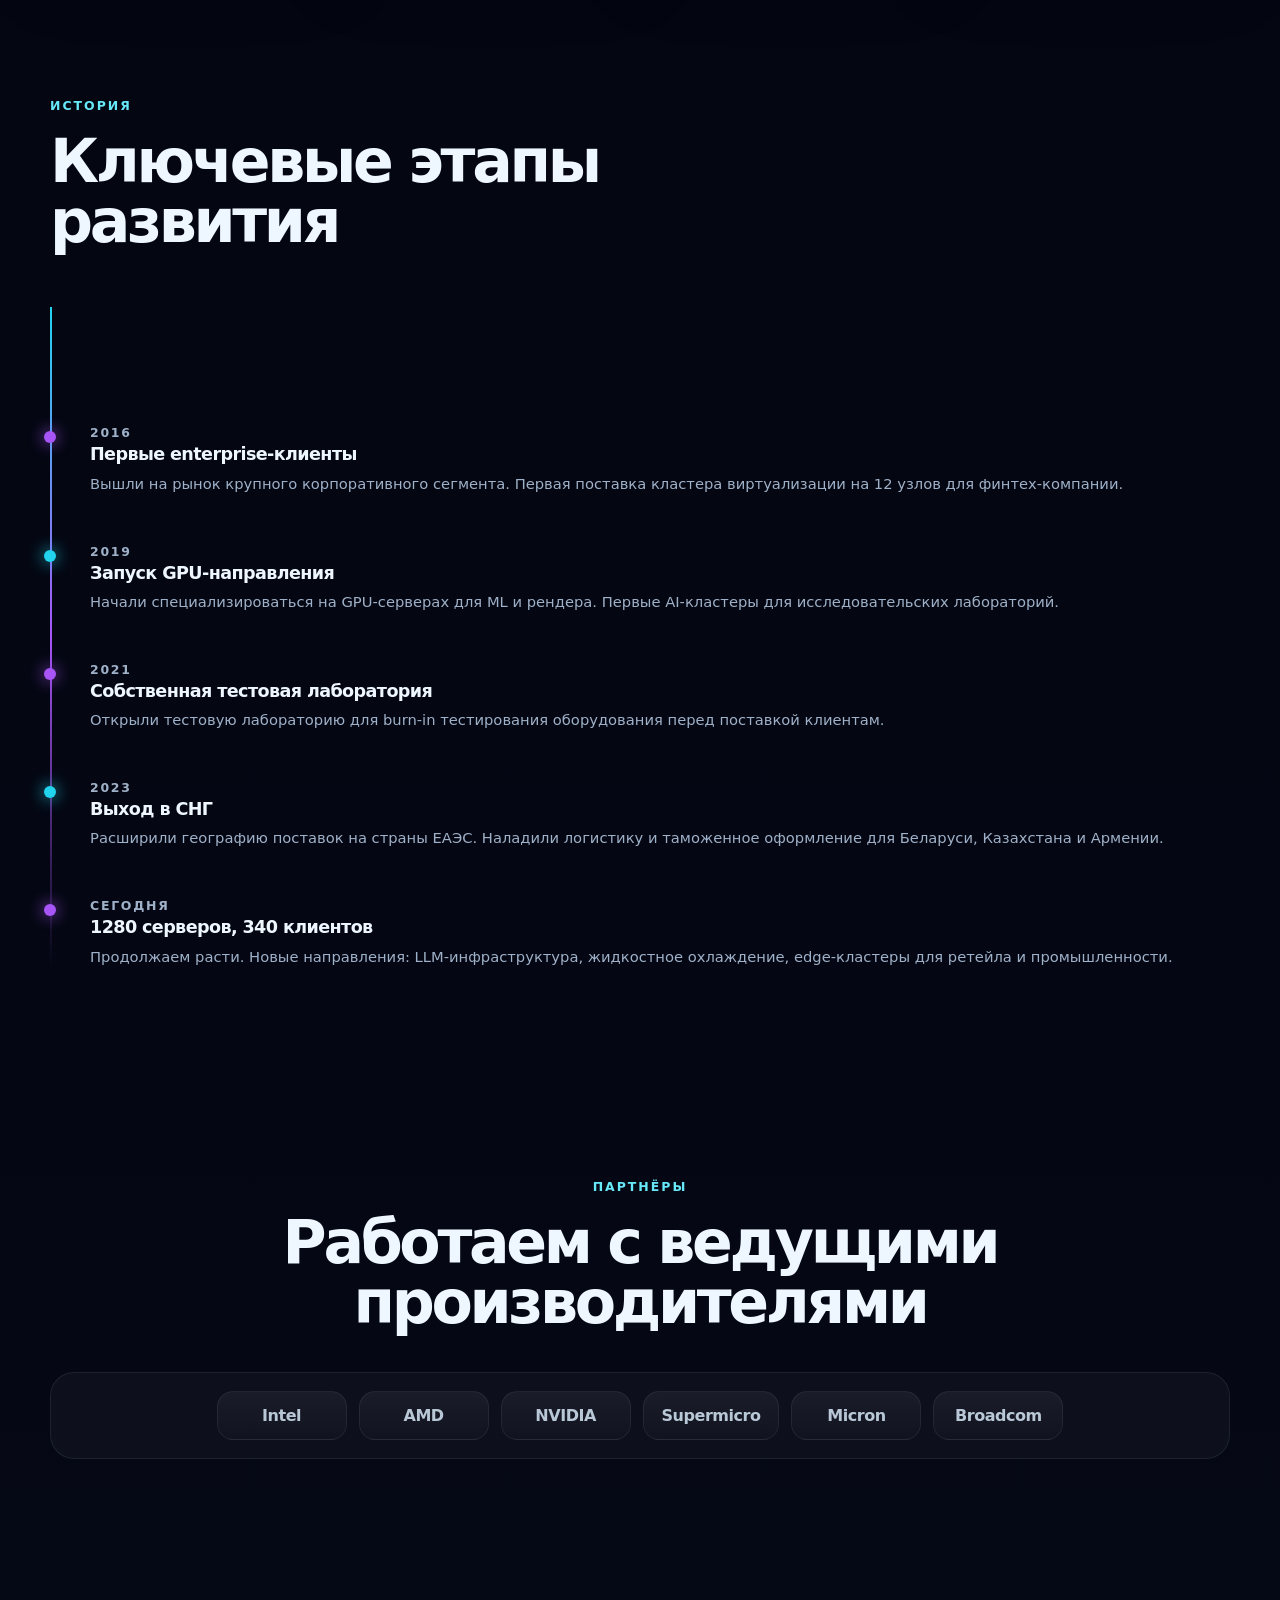
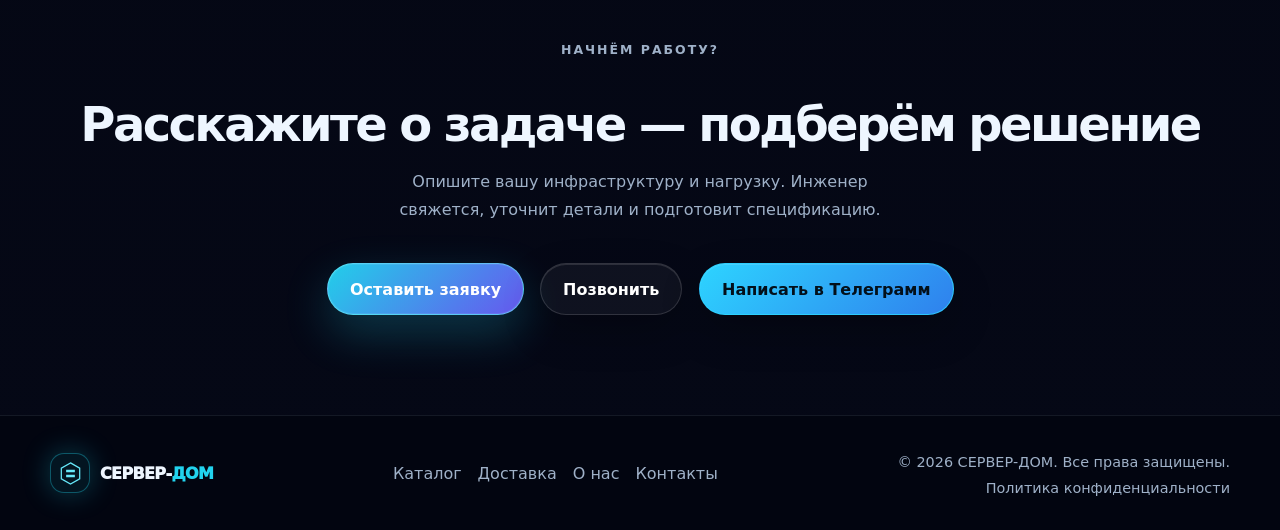
<file: server-dom-multisite/about.html>
<!doctype html>
<html lang="ru">
<head>
  <meta charset="utf-8" />
  <meta name="viewport" content="width=device-width, initial-scale=1" />
  <meta name="theme-color" content="#050816" />
  <meta name="description" content="О компании СЕРВЕР-ДОМ — команда инженеров с 11 годами опыта в серверной инфраструктуре. Кастомная сборка, тестирование, SLA 24/7." />
  <meta property="og:title" content="О нас — СЕРВЕР-ДОМ" />
  <meta property="og:description" content="Команда инженеров, а не просто продавцов железа. 11 лет, 1280 серверов, 340 клиентов B2B." />
  <meta property="og:type" content="website" />
  <meta property="og:image" content="assets/og-server-preview.svg" />
  <title>О нас — СЕРВЕР-ДОМ</title>
  <link rel="icon" type="image/svg+xml" href="assets/favicon.svg" />
  <link rel="stylesheet" href="styles.css" />
  <style>
    .about-hero { padding: 140px 0 80px; text-align: center; }
    .about-hero h1 { font-size: clamp(2.2rem, 5vw, 3.8rem); margin: 0 0 20px; line-height: 1.12; }
    .about-hero p { max-width: 660px; margin: 0 auto; color: var(--muted); font-size: 1.1rem; }

    .about-story { padding: 80px 0; }
    .story-grid { display: grid; grid-template-columns: 1fr 1fr; gap: 64px; align-items: center; margin-top: 56px; }
    @media (max-width: 800px) { .story-grid { grid-template-columns: 1fr; gap: 40px; } }
    .story-text h2 { font-size: clamp(1.6rem, 3.5vw, 2.4rem); margin: 0 0 20px; }
    .story-text p { color: var(--muted); line-height: 1.75; margin: 0 0 18px; }
    .story-stats { display: grid; grid-template-columns: 1fr 1fr; gap: 20px; margin-top: 32px; }
    .story-stat { background: rgba(34,211,238,.06); border: 1px solid rgba(34,211,238,.14); border-radius: 16px; padding: 20px; }
    .story-stat strong { display: block; font-size: 2rem; font-weight: 900; color: var(--cyan); font-family: var(--font-display); line-height: 1; margin-bottom: 6px; }
    .story-stat span { font-size: .85rem; color: var(--muted); }

    .story-visual { border-radius: var(--radius); overflow: hidden; }
    .story-visual svg { width: 100%; height: auto; border-radius: var(--radius); }

    .about-values { padding: 80px 0; }
    .values-grid { display: grid; grid-template-columns: repeat(auto-fit, minmax(280px, 1fr)); gap: 24px; margin-top: 56px; }
    .value-card { padding: 36px 30px; }
    .value-num { font-size: 0.72rem; letter-spacing: .18em; text-transform: uppercase; font-weight: 800; color: var(--cyan); margin-bottom: 12px; display: block; }
    .value-card h3 { font-size: 1.2rem; margin: 0 0 12px; }
    .value-card p { color: var(--muted); margin: 0; line-height: 1.65; font-size: .95rem; }

    .about-team { padding: 80px 0; }
    .team-intro { max-width: 680px; margin-bottom: 56px; }
    .team-intro p { color: var(--muted); line-height: 1.75; }
    .team-grid { display: grid; grid-template-columns: repeat(auto-fit, minmax(220px, 1fr)); gap: 24px; }
    .team-card { padding: 32px 26px; text-align: center; }
    .team-avatar { width: 80px; height: 80px; border-radius: 50%; margin: 0 auto 16px; background: linear-gradient(135deg, rgba(34,211,238,.2), rgba(168,85,247,.2)); border: 2px solid rgba(34,211,238,.3); display: flex; align-items: center; justify-content: center; }
    .team-avatar svg { width: 40px; height: 40px; color: var(--cyan); }
    .team-card h3 { font-size: 1.05rem; margin: 0 0 4px; }
    .team-card .role { font-size: .82rem; color: var(--cyan); font-weight: 600; margin: 0 0 10px; display: block; }
    .team-card p { font-size: .85rem; color: var(--muted); margin: 0; line-height: 1.55; }

    .about-timeline { padding: 80px 0; }
    .timeline-list { position: relative; margin-top: 56px; padding-left: 40px; }
    .timeline-list::before { content: ''; position: absolute; left: 0; top: 0; bottom: 0; width: 2px; background: linear-gradient(to bottom, var(--cyan), var(--violet), transparent); }
    .tl-item { position: relative; margin-bottom: 48px; }
    .tl-item::before { content: ''; position: absolute; left: -46px; top: 6px; width: 12px; height: 12px; border-radius: 50%; background: var(--cyan); box-shadow: 0 0 16px var(--cyan); }
    .tl-item:nth-child(even)::before { background: var(--violet); box-shadow: 0 0 16px var(--violet); }
    .tl-year { font-size: .78rem; letter-spacing: .14em; text-transform: uppercase; font-weight: 800; color: var(--muted); margin-bottom: 6px; }
    .tl-item h3 { font-size: 1.1rem; margin: 0 0 8px; }
    .tl-item p { color: var(--muted); margin: 0; line-height: 1.6; font-size: .92rem; }

    .about-partners { padding: 80px 0; text-align: center; }
    .about-partners .partners { margin-top: 40px; justify-content: center; }

    .about-cta { padding: 100px 0; text-align: center; }
    .about-cta h2 { font-size: clamp(1.8rem, 4vw, 3rem); margin: 0 0 20px; }
    .about-cta p { color: var(--muted); max-width: 540px; margin: 0 auto 40px; }
    .cta-btns { display: flex; flex-wrap: wrap; gap: 16px; justify-content: center; }
  </style>
</head>
<body>
  <a class="skip-link" href="#main">Перейти к содержимому</a>
  <canvas id="neuralCanvas" aria-hidden="true"></canvas>
  <div class="ambient" aria-hidden="true">
    <span class="orb orb-a"></span><span class="orb orb-b"></span><span class="orb orb-c"></span>
  </div>
  <div class="noise" aria-hidden="true"></div>
  <div class="cursor-glow" aria-hidden="true"></div>

  <header class="site-header" data-header>
    <div class="header-top">
      <div class="container header-top-inner">
        <div class="top-contacts" aria-label="Контактная информация">
          <a href="tel:+74950000000">+7 495 000-00-00</a>
          <a href="mailto:sales@server-dom.ru">sales@server-dom.ru</a>
        </div>
        <a class="top-request magnetic" href="index.html#contacts">Оставить заявку</a>
      </div>
    </div>
    <nav class="nav container" aria-label="Основная навигация">
      <a class="brand magnetic" href="index.html" aria-label="СЕРВЕР-ДОМ — на главную">
        <span class="brand-mark">
          <svg viewBox="0 0 40 40" role="img" aria-label="Логотип СЕРВЕР-ДОМ">
            <path d="M20 3 34.7 11.5v17L20 37 5.3 28.5v-17L20 3Z" fill="none" stroke="currentColor" stroke-width="2"/>
            <path d="M13 14h14v4H13zM13 22h14v4H13z" fill="currentColor"/>
            <circle cx="29" cy="16" r="1.4" fill="#b8ff2c"/><circle cx="29" cy="24" r="1.4" fill="#22d3ee"/>
          </svg>
        </span>
        <span>СЕРВЕР-<span>ДОМ</span></span>
      </a>
      <button class="nav-toggle" type="button" aria-label="Открыть меню" aria-expanded="false" data-nav-toggle>
        <span></span><span></span><span></span>
      </button>
      <div class="nav-panel" data-nav-panel>
        <a href="catalog.html">Каталог</a>
        <a href="delivery.html">Доставка</a>
        <a href="about.html" aria-current="page">О нас</a>
        <a href="index.html#contacts">Контакты</a>
        <a class="messenger-btn telegram" href="https://t.me/serverdom" target="_blank" rel="noopener">Написать в Телеграмм</a>
        <a class="messenger-btn max" href="https://max.ru/serverdom" target="_blank" rel="noopener">Написать в МАКС</a>
      </div>
    </nav>
  </header>

  <main id="main">
    <!-- Hero -->
    <section class="about-hero" aria-labelledby="about-page-title">
      <div class="container">
        <p class="section-kicker reveal" data-reveal>О нас</p>
        <h1 id="about-page-title" class="reveal" data-reveal>
          <span class="gradient-text">СЕРВЕР-ДОМ</span> —<br>команда инженеров
        </h1>
        <p class="reveal" data-reveal>Мы подбираем серверное оборудование под конкретные задачи бизнеса. Виртуализация, базы данных, GPU-нагрузки, хранение данных, резервное копирование и edge-инфраструктура.</p>
      </div>
    </section>

    <!-- Story -->
    <section class="about-story section" aria-labelledby="story-title">
      <div class="container">
        <div class="story-grid">
          <div class="story-text reveal" data-reveal>
            <p class="section-kicker">Наша история</p>
            <h2 id="story-title">11 лет строим надёжную инфраструктуру</h2>
            <p>СЕРВЕР-ДОМ начинался как небольшая команда системных администраторов, которые устали видеть, как бизнес переплачивает за неподходящее железо или покупает дешёвое оборудование без учёта реальных нагрузок.</p>
            <p>Сегодня мы — инженерная компания с собственной тестовой лабораторией, пулом поставщиков и командой, которая говорит на одном языке с вашими DevOps и архитекторами.</p>
            <p>Мы не просто продаём серверы — мы проектируем инфраструктуру, которая работает годами без неприятных сюрпризов.</p>
            <div class="story-stats">
              <div class="story-stat">
                <strong data-counter="1280">0</strong>
                <span>серверов поставлено</span>
              </div>
              <div class="story-stat">
                <strong data-counter="11">0</strong>
                <span>лет на рынке</span>
              </div>
              <div class="story-stat">
                <strong data-counter="340">0</strong>
                <span>клиентов B2B</span>
              </div>
              <div class="story-stat">
                <strong data-counter="48">0</strong>
                <span>часов до первого КП</span>
              </div>
            </div>
          </div>
          <div class="story-visual glass-card reveal" data-reveal data-tilt>
            <svg viewBox="0 0 760 520" role="img" aria-label="Инженеры СЕРВЕР-ДОМ в серверной">
              <defs>
                <linearGradient id="aboutBg" x1="0" x2="1" y1="0" y2="1"><stop stop-color="#13213b"/><stop offset="1" stop-color="#050816"/></linearGradient>
                <linearGradient id="aboutNeon" x1="0" x2="1"><stop stop-color="#22d3ee"/><stop offset=".6" stop-color="#a855f7"/><stop offset="1" stop-color="#b8ff2c"/></linearGradient>
              </defs>
              <rect width="760" height="520" rx="34" fill="url(#aboutBg)"/>
              <g opacity=".22" stroke="#67e8f9"><path d="M70 80h620M70 160h620M70 240h620M70 320h620M70 400h620"/><path d="M120 40v440M220 40v440M320 40v440M420 40v440M520 40v440M620 40v440"/></g>
              <g transform="translate(80 88)">
                <rect x="0" y="0" width="164" height="344" rx="18" fill="#081124" stroke="#22d3ee" opacity=".92"/>
                <rect x="22" y="34" width="120" height="28" rx="8" fill="#172746"/><rect x="22" y="82" width="120" height="28" rx="8" fill="#172746"/><rect x="22" y="130" width="120" height="28" rx="8" fill="#172746"/><rect x="22" y="178" width="120" height="28" rx="8" fill="#172746"/><rect x="22" y="226" width="120" height="28" rx="8" fill="#172746"/>
                <circle cx="132" cy="48" r="5" fill="#b8ff2c"/><circle cx="132" cy="96" r="5" fill="#22d3ee"/><circle cx="132" cy="144" r="5" fill="#b8ff2c"/><circle cx="132" cy="192" r="5" fill="#a855f7"/>
              </g>
              <g transform="translate(286 92)">
                <rect x="0" y="0" width="178" height="338" rx="22" fill="#0b1428" stroke="#a855f7" opacity=".94"/>
                <rect x="28" y="34" width="122" height="30" rx="8" fill="#182a4a"/><rect x="28" y="86" width="122" height="30" rx="8" fill="#182a4a"/><rect x="28" y="138" width="122" height="30" rx="8" fill="#182a4a"/><rect x="28" y="190" width="122" height="30" rx="8" fill="#182a4a"/><rect x="28" y="242" width="122" height="30" rx="8" fill="#182a4a"/>
              </g>
              <g transform="translate(508 150)">
                <circle cx="56" cy="42" r="36" fill="#27385a"/><rect x="20" y="78" width="76" height="146" rx="34" fill="#162441"/><path d="M34 96h46" stroke="url(#aboutNeon)" stroke-width="7" stroke-linecap="round"/>
                <circle cx="154" cy="74" r="32" fill="#2a3d60"/><rect x="120" y="108" width="68" height="116" rx="30" fill="#182847"/><path d="M134 124h38" stroke="#b8ff2c" stroke-width="6" stroke-linecap="round"/>
              </g>
              <path d="M160 360C250 300 312 410 410 334S560 260 678 318" fill="none" stroke="url(#aboutNeon)" stroke-width="5" stroke-linecap="round"/>
            </svg>
          </div>
        </div>
      </div>
    </section>

    <!-- Values -->
    <section class="about-values section" aria-labelledby="values-title">
      <div class="container">
        <div class="section-head reveal" data-reveal>
          <p class="section-kicker">Принципы работы</p>
          <h2 id="values-title">Как мы подходим к каждому проекту</h2>
          <p>Не продаём то, что есть на складе — подбираем то, что нужно вашей инфраструктуре.</p>
        </div>
        <div class="values-grid stagger" data-stagger>
          <article class="glass-card value-card">
            <span class="value-num">01</span>
            <h3>Инженерный подбор</h3>
            <p>Сначала считаем нагрузку, риски и рост системы. Потом предлагаем конфигурацию с обоснованием каждого компонента — не «побольше на всякий случай».</p>
          </article>
          <article class="glass-card value-card">
            <span class="value-num">02</span>
            <h3>Тестирование перед выдачей</h3>
            <p>Каждый сервер проходит burn-in: проверка памяти, дисков, питания, температур и firmware. Передаём только то, что прошло полный цикл тестов.</p>
          </article>
          <article class="glass-card value-card">
            <span class="value-num">03</span>
            <h3>Прозрачная поставка</h3>
            <p>Фиксируем комплектацию, сроки, гарантию и условия сервиса в документах. Серийные номера всех компонентов — в паспорте конфигурации.</p>
          </article>
          <article class="glass-card value-card">
            <span class="value-num">04</span>
            <h3>Честная цена</h3>
            <p>Не закладываем скрытых наценок. Если задачу можно решить дешевле без потери надёжности — скажем об этом прямо.</p>
          </article>
          <article class="glass-card value-card">
            <span class="value-num">05</span>
            <h3>Долгосрочное партнёрство</h3>
            <p>Большинство наших клиентов возвращаются с новыми проектами. Помним историю ваших систем и предлагаем апгрейды, когда это действительно нужно.</p>
          </article>
          <article class="glass-card value-card">
            <span class="value-num">06</span>
            <h3>Поддержка после поставки</h3>
            <p>SLA 24/7, диагностика, замена комплектующих. Если что-то пошло не так — не исчезаем, а решаем проблему.</p>
          </article>
        </div>
      </div>
    </section>

    <!-- Team -->
    <section class="about-team section" aria-labelledby="team-title">
      <div class="container">
        <div class="section-head reveal" data-reveal>
          <p class="section-kicker">Команда</p>
          <h2 id="team-title">Инженеры, которые понимают задачу</h2>
        </div>
        <div class="team-intro reveal" data-reveal>
          <p>Наша команда — бывшие системные администраторы, DevOps-инженеры и архитекторы инфраструктуры. Мы понимаем, что стоит за аббревиатурами IOPS, NUMA, NVMe-oF и SLA, и общаемся с заказчиком на одном языке.</p>
        </div>
        <div class="team-grid stagger" data-stagger>
          <article class="glass-card team-card">
            <div class="team-avatar">
              <svg viewBox="0 0 24 24" fill="none" stroke="currentColor" stroke-width="1.5"><circle cx="12" cy="8" r="4"/><path d="M4 20c0-4 3.6-7 8-7s8 3 8 7"/></svg>
            </div>
            <h3>Алексей Воронов</h3>
            <span class="role">Ведущий инженер</span>
            <p>12 лет в серверной инфраструктуре. Специализация: виртуализация VMware/Proxmox, HA-кластеры, storage.</p>
          </article>
          <article class="glass-card team-card">
            <div class="team-avatar">
              <svg viewBox="0 0 24 24" fill="none" stroke="currentColor" stroke-width="1.5"><circle cx="12" cy="8" r="4"/><path d="M4 20c0-4 3.6-7 8-7s8 3 8 7"/></svg>
            </div>
            <h3>Мария Кузнецова</h3>
            <span class="role">GPU / AI архитектор</span>
            <p>Проектирует инфраструктуру для ML и HPC. Опыт с NVIDIA, AMD GPU, NVLink и высоконагруженными пайплайнами.</p>
          </article>
          <article class="glass-card team-card">
            <div class="team-avatar">
              <svg viewBox="0 0 24 24" fill="none" stroke="currentColor" stroke-width="1.5"><circle cx="12" cy="8" r="4"/><path d="M4 20c0-4 3.6-7 8-7s8 3 8 7"/></svg>
            </div>
            <h3>Дмитрий Лебедев</h3>
            <span class="role">Руководитель проектов</span>
            <p>Координирует поставки от КП до монтажа. Отвечает за соблюдение сроков и взаимодействие с заказчиком.</p>
          </article>
          <article class="glass-card team-card">
            <div class="team-avatar">
              <svg viewBox="0 0 24 24" fill="none" stroke="currentColor" stroke-width="1.5"><circle cx="12" cy="8" r="4"/><path d="M4 20c0-4 3.6-7 8-7s8 3 8 7"/></svg>
            </div>
            <h3>Сергей Попов</h3>
            <span class="role">Storage & Network</span>
            <p>Специалист по СХД, ZFS, Ceph, объектному хранению и высокоскоростным сетям 25/100G.</p>
          </article>
        </div>
      </div>
    </section>

    <!-- Timeline -->
    <section class="about-timeline section" aria-labelledby="timeline-title">
      <div class="container">
        <div class="section-head reveal" data-reveal>
          <p class="section-kicker">История</p>
          <h2 id="timeline-title">Ключевые этапы развития</h2>
        </div>
        <div class="timeline-list">
          <article class="tl-item reveal" data-reveal>
            <div class="tl-year">2014</div>
            <h3>Основание компании</h3>
            <p>Стартовали как команда из трёх инженеров, специализирующихся на подборе серверов для малого и среднего бизнеса Москвы.</p>
          </article>
          <article class="tl-item reveal" data-reveal>
            <div class="tl-year">2016</div>
            <h3>Первые enterprise-клиенты</h3>
            <p>Вышли на рынок крупного корпоративного сегмента. Первая поставка кластера виртуализации на 12 узлов для финтех-компании.</p>
          </article>
          <article class="tl-item reveal" data-reveal>
            <div class="tl-year">2019</div>
            <h3>Запуск GPU-направления</h3>
            <p>Начали специализироваться на GPU-серверах для ML и рендера. Первые AI-кластеры для исследовательских лабораторий.</p>
          </article>
          <article class="tl-item reveal" data-reveal>
            <div class="tl-year">2021</div>
            <h3>Собственная тестовая лаборатория</h3>
            <p>Открыли тестовую лабораторию для burn-in тестирования оборудования перед поставкой клиентам.</p>
          </article>
          <article class="tl-item reveal" data-reveal>
            <div class="tl-year">2023</div>
            <h3>Выход в СНГ</h3>
            <p>Расширили географию поставок на страны ЕАЭС. Наладили логистику и таможенное оформление для Беларуси, Казахстана и Армении.</p>
          </article>
          <article class="tl-item reveal" data-reveal>
            <div class="tl-year">Сегодня</div>
            <h3>1280 серверов, 340 клиентов</h3>
            <p>Продолжаем расти. Новые направления: LLM-инфраструктура, жидкостное охлаждение, edge-кластеры для ретейла и промышленности.</p>
          </article>
        </div>
      </div>
    </section>

    <!-- Partners -->
    <section class="about-partners section" aria-labelledby="partners-title">
      <div class="container">
        <p class="section-kicker reveal" data-reveal>Партнёры</p>
        <h2 id="partners-title" class="reveal" data-reveal>Работаем с ведущими производителями</h2>
        <div class="partners reveal" data-reveal aria-label="Логотипы партнеров">
          <span>Intel</span><span>AMD</span><span>NVIDIA</span><span>Supermicro</span><span>Micron</span><span>Broadcom</span>
        </div>
      </div>
    </section>

    <!-- CTA -->
    <section class="about-cta" aria-labelledby="about-cta-title">
      <div class="container">
        <p class="section-kicker reveal" data-reveal>Начнём работу?</p>
        <h2 id="about-cta-title" class="reveal" data-reveal>Расскажите о задаче — подберём решение</h2>
        <p class="reveal" data-reveal>Опишите вашу инфраструктуру и нагрузку. Инженер свяжется, уточнит детали и подготовит спецификацию.</p>
        <div class="cta-btns reveal" data-reveal>
          <a class="btn btn-primary magnetic" href="index.html#contacts">Оставить заявку</a>
          <a class="btn btn-ghost magnetic" href="tel:+74950000000">Позвонить</a>
          <a class="btn btn-telegram magnetic" href="https://t.me/serverdom" target="_blank" rel="noopener">Написать в Телеграмм</a>
        </div>
      </div>
    </section>
  </main>

  <footer class="footer">
    <div class="container footer-grid">
      <a class="brand" href="index.html">
        <span class="brand-mark">
          <svg viewBox="0 0 40 40" aria-hidden="true"><path d="M20 3 34.7 11.5v17L20 37 5.3 28.5v-17L20 3Z" fill="none" stroke="currentColor" stroke-width="2"/><path d="M13 14h14v4H13zM13 22h14v4H13z" fill="currentColor"/></svg>
        </span>
        <span>СЕРВЕР-<span>ДОМ</span></span>
      </a>
      <nav aria-label="Навигация футера">
        <a href="catalog.html">Каталог</a>
        <a href="delivery.html">Доставка</a>
        <a href="about.html">О нас</a>
        <a href="index.html#contacts">Контакты</a>
      </nav>
      <div class="footer-meta">
        <p>© <span data-year></span> СЕРВЕР-ДОМ. Все права защищены.</p>
        <a href="#" aria-label="Политика конфиденциальности">Политика конфиденциальности</a>
      </div>
    </div>
  </footer>

  <script src="script.js" defer></script>
</body>
</html>
</file>
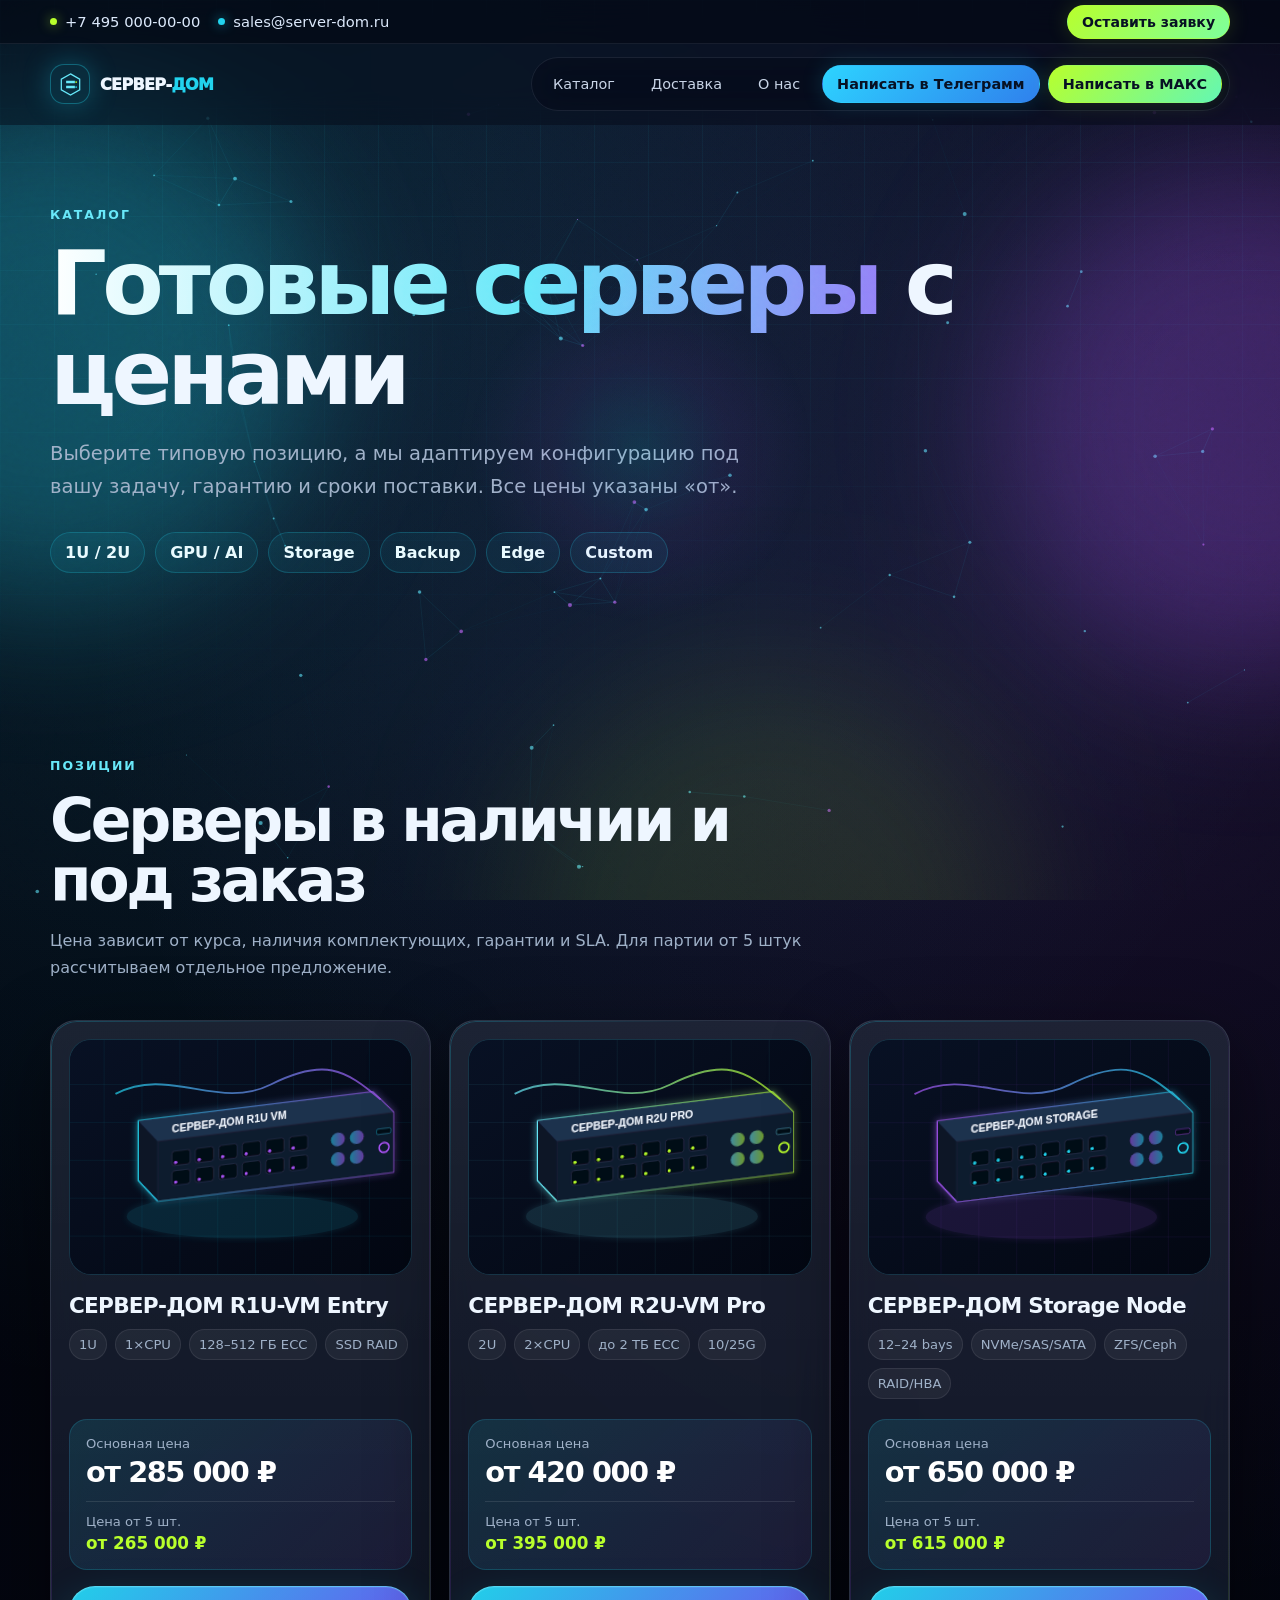
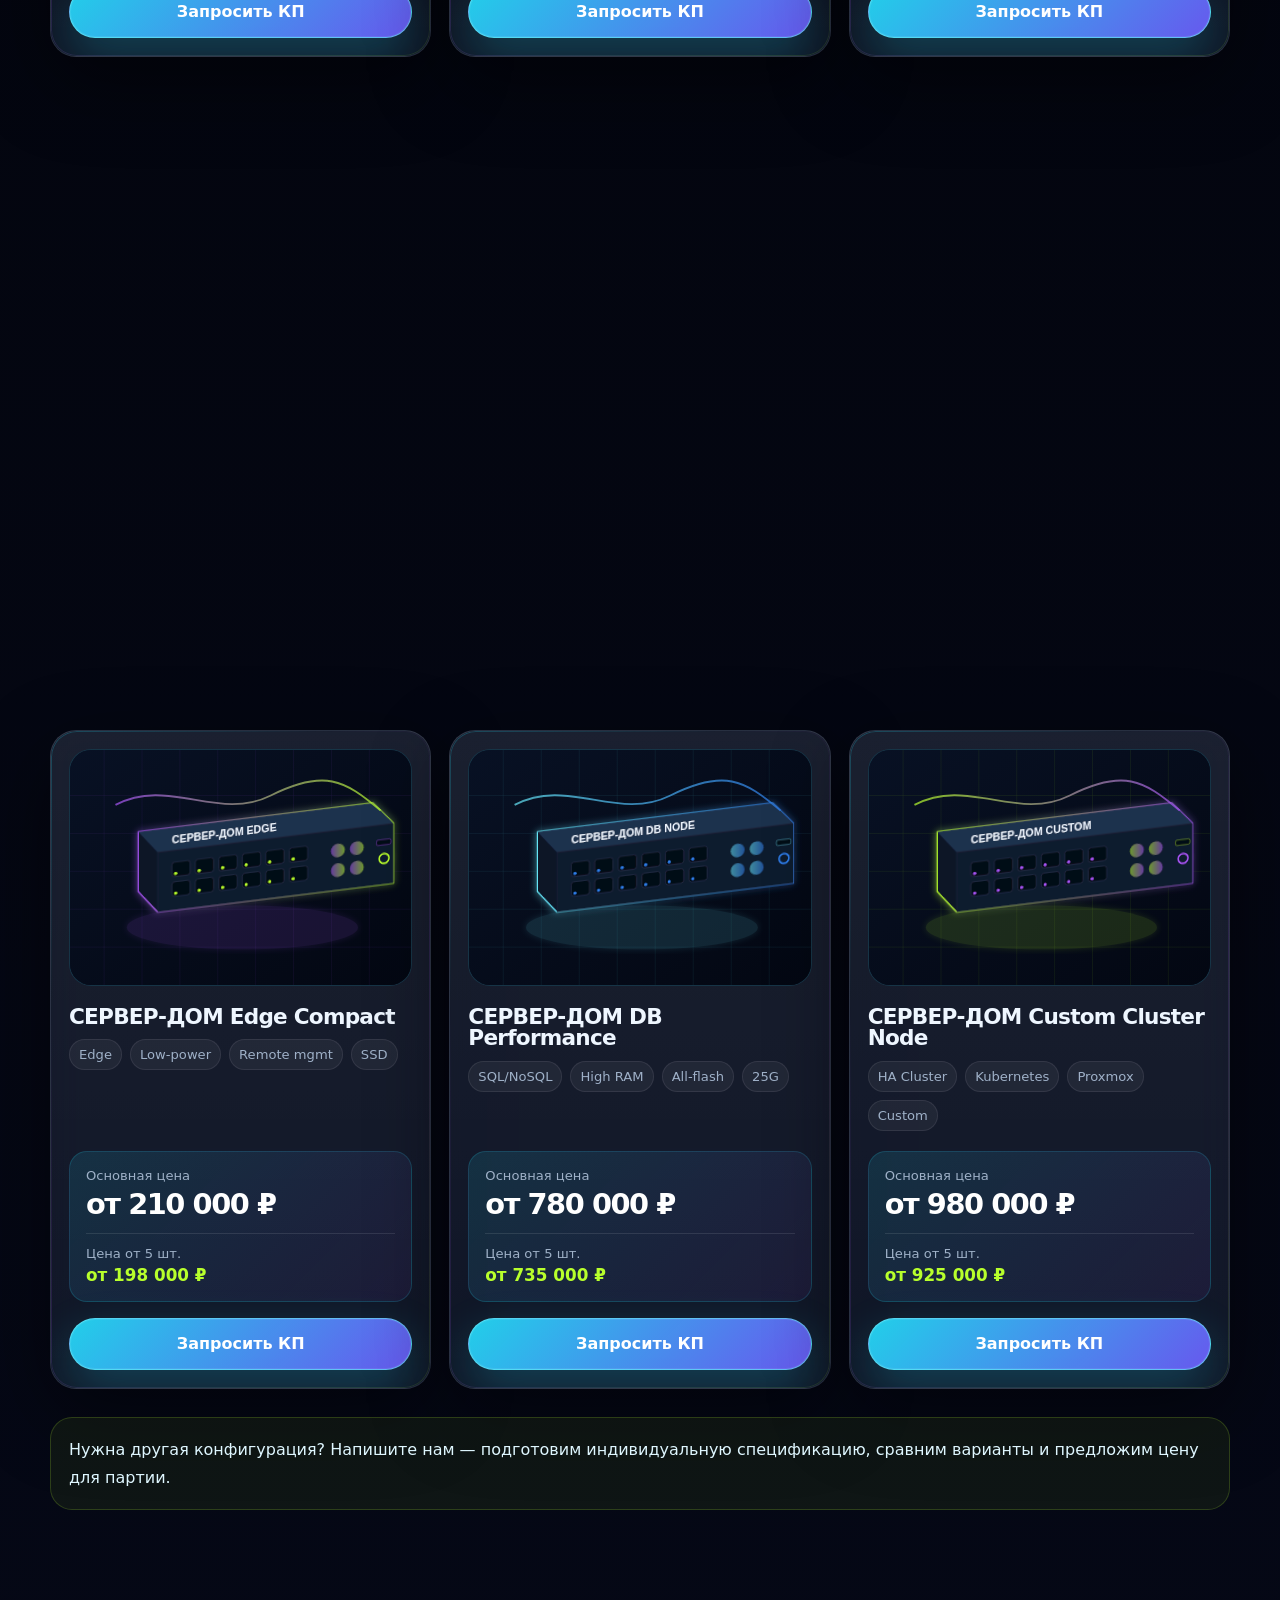
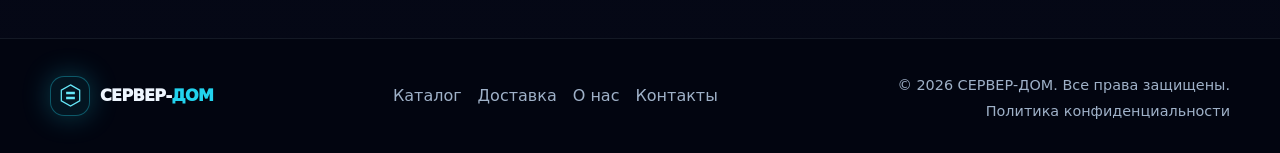
<file: server-dom-multisite/catalog.html>
<!doctype html>
<html lang="ru">
<head>
  <meta charset="utf-8" />
  <meta name="viewport" content="width=device-width, initial-scale=1" />
  <meta name="theme-color" content="#050816" />
  <meta name="description" content="Каталог готовых серверов СЕРВЕР-ДОМ: rack, GPU, storage, backup, edge и кастомные конфигурации. Цены от и специальные условия от 5 штук." />
  <meta property="og:title" content="Каталог готовых серверов — СЕРВЕР-ДОМ" />
  <meta property="og:description" content="Готовые серверные позиции с ценами от, характеристиками и условиями от 5 шт." />
  <meta property="og:type" content="website" />
  <meta property="og:image" content="assets/og-server-preview.svg" />
  <title>Каталог готовых серверов — СЕРВЕР-ДОМ</title>
  <link rel="icon" type="image/svg+xml" href="assets/favicon.svg" />
  <link rel="stylesheet" href="styles.css" />
</head>
<body>
  <a class="skip-link" href="#main">Перейти к каталогу</a>
  <canvas id="neuralCanvas" aria-hidden="true"></canvas>
  <div class="ambient" aria-hidden="true"><span class="orb orb-a"></span><span class="orb orb-b"></span><span class="orb orb-c"></span></div>
  <div class="noise" aria-hidden="true"></div>
  <div class="cursor-glow" aria-hidden="true"></div>

  <header class="site-header" data-header>
    <div class="header-top">
      <div class="container header-top-inner">
        <div class="top-contacts" aria-label="Контактная информация">
          <a href="tel:+74950000000">+7 495 000-00-00</a>
          <a href="mailto:sales@server-dom.ru">sales@server-dom.ru</a>
        </div>
        <a class="top-request magnetic" href="index.html#contacts">Оставить заявку</a>
      </div>
    </div>

    <nav class="nav container" aria-label="Основная навигация">
      <a class="brand magnetic" href="index.html" aria-label="СЕРВЕР-ДОМ — на главную">
        <span class="brand-mark">
          <svg viewBox="0 0 40 40" role="img" aria-label="Логотип СЕРВЕР-ДОМ">
            <path d="M20 3 34.7 11.5v17L20 37 5.3 28.5v-17L20 3Z" fill="none" stroke="currentColor" stroke-width="2"/>
            <path d="M13 14h14v4H13zM13 22h14v4H13z" fill="currentColor"/>
            <circle cx="29" cy="16" r="1.4" fill="#b8ff2c"/>
            <circle cx="29" cy="24" r="1.4" fill="#22d3ee"/>
          </svg>
        </span>
        <span>СЕРВЕР-<span>ДОМ</span></span>
      </a>

      <button class="nav-toggle" type="button" aria-label="Открыть меню" aria-expanded="false" data-nav-toggle>
        <span></span><span></span><span></span>
      </button>

      <div class="nav-panel" data-nav-panel>
        <a href="catalog.html">Каталог</a>
        <a href="delivery.html">Доставка</a>
        <a href="about.html">О нас</a>
        <a class="messenger-btn telegram" href="https://t.me/serverdom" target="_blank" rel="noopener">Написать в Телеграмм</a>
        <a class="messenger-btn max" href="https://max.ru/serverdom" target="_blank" rel="noopener">Написать в МАКС</a>
      </div>
    </nav>
  </header>

  <main id="main">
    <section class="catalog-hero" aria-labelledby="catalog-page-title">
      <div class="container">
        <p class="section-kicker reveal" data-reveal>Каталог</p>
        <h1 id="catalog-page-title" class="reveal" data-reveal><span class="gradient-text">Готовые серверы</span> с ценами</h1>
        <p class="hero-subtitle reveal" data-reveal>Выберите типовую позицию, а мы адаптируем конфигурацию под вашу задачу, гарантию и сроки поставки. Все цены указаны «от».</p>
        <div class="catalog-toolbar reveal" data-reveal aria-label="Категории каталога">
          <span class="catalog-chip">1U / 2U</span>
          <span class="catalog-chip">GPU / AI</span>
          <span class="catalog-chip">Storage</span>
          <span class="catalog-chip">Backup</span>
          <span class="catalog-chip">Edge</span>
          <span class="catalog-chip">Custom</span>
        </div>
      </div>
    </section>

    <section class="section catalog-products" aria-labelledby="products-title">
      <div class="container">
        <div class="section-head reveal" data-reveal>
          <p class="section-kicker">Позиции</p>
          <h2 id="products-title">Серверы в наличии и под заказ</h2>
          <p>Цена зависит от курса, наличия комплектующих, гарантии и SLA. Для партии от 5 штук рассчитываем отдельное предложение.</p>
        </div>

        <div class="product-grid stagger" data-stagger>
          <article class="product-card glass-card" data-tilt>
            <a class="product-photo" href="index.html#contacts"><img src="assets/catalog/product-1.svg" alt="СЕРВЕР-ДОМ R1U-VM Entry" loading="lazy"></a>
            <h2>СЕРВЕР-ДОМ R1U-VM Entry</h2>
            <ul class="product-specs"><li>1U</li><li>1×CPU</li><li>128–512 ГБ ECC</li><li>SSD RAID</li></ul>
            <div class="price-box"><div class="price-main"><span>Основная цена</span><strong>от 285 000 ₽</strong></div><div class="price-bulk"><span>Цена от 5 шт.</span><strong>от 265 000 ₽</strong></div></div>
            <a class="btn btn-primary" href="index.html#contacts">Запросить КП</a>
          </article>

          <article class="product-card glass-card" data-tilt>
            <a class="product-photo" href="index.html#contacts"><img src="assets/catalog/product-2.svg" alt="СЕРВЕР-ДОМ R2U-VM Pro" loading="lazy"></a>
            <h2>СЕРВЕР-ДОМ R2U-VM Pro</h2>
            <ul class="product-specs"><li>2U</li><li>2×CPU</li><li>до 2 ТБ ECC</li><li>10/25G</li></ul>
            <div class="price-box"><div class="price-main"><span>Основная цена</span><strong>от 420 000 ₽</strong></div><div class="price-bulk"><span>Цена от 5 шт.</span><strong>от 395 000 ₽</strong></div></div>
            <a class="btn btn-primary" href="index.html#contacts">Запросить КП</a>
          </article>

          <article class="product-card glass-card" data-tilt>
            <a class="product-photo" href="index.html#contacts"><img src="assets/catalog/product-3.svg" alt="СЕРВЕР-ДОМ Storage Node" loading="lazy"></a>
            <h2>СЕРВЕР-ДОМ Storage Node</h2>
            <ul class="product-specs"><li>12–24 bays</li><li>NVMe/SAS/SATA</li><li>ZFS/Ceph</li><li>RAID/HBA</li></ul>
            <div class="price-box"><div class="price-main"><span>Основная цена</span><strong>от 650 000 ₽</strong></div><div class="price-bulk"><span>Цена от 5 шт.</span><strong>от 615 000 ₽</strong></div></div>
            <a class="btn btn-primary" href="index.html#contacts">Запросить КП</a>
          </article>

          <article class="product-card glass-card" data-tilt>
            <a class="product-photo" href="index.html#contacts"><img src="assets/catalog/product-4.svg" alt="СЕРВЕР-ДОМ GPU AI 2U" loading="lazy"></a>
            <h2>СЕРВЕР-ДОМ GPU AI 2U</h2>
            <ul class="product-specs"><li>2U</li><li>до 4 GPU</li><li>NVMe scratch</li><li>25/100G</li></ul>
            <div class="price-box"><div class="price-main"><span>Основная цена</span><strong>от 1 450 000 ₽</strong></div><div class="price-bulk"><span>Цена от 5 шт.</span><strong>от 1 380 000 ₽</strong></div></div>
            <a class="btn btn-primary" href="index.html#contacts">Запросить КП</a>
          </article>

          <article class="product-card glass-card" data-tilt>
            <a class="product-photo" href="index.html#contacts"><img src="assets/catalog/product-5.svg" alt="СЕРВЕР-ДОМ GPU AI 4U" loading="lazy"></a>
            <h2>СЕРВЕР-ДОМ GPU AI 4U</h2>
            <ul class="product-specs"><li>4U</li><li>до 8 GPU</li><li>Redundant PSU</li><li>Liquid-ready</li></ul>
            <div class="price-box"><div class="price-main"><span>Основная цена</span><strong>от 2 900 000 ₽</strong></div><div class="price-bulk"><span>Цена от 5 шт.</span><strong>от 2 760 000 ₽</strong></div></div>
            <a class="btn btn-primary" href="index.html#contacts">Запросить КП</a>
          </article>

          <article class="product-card glass-card" data-tilt>
            <a class="product-photo" href="index.html#contacts"><img src="assets/catalog/product-6.svg" alt="СЕРВЕР-ДОМ Backup Node" loading="lazy"></a>
            <h2>СЕРВЕР-ДОМ Backup Node</h2>
            <ul class="product-specs"><li>Backup</li><li>HDD+SSD</li><li>Veeam-ready</li><li>WORM</li></ul>
            <div class="price-box"><div class="price-main"><span>Основная цена</span><strong>от 520 000 ₽</strong></div><div class="price-bulk"><span>Цена от 5 шт.</span><strong>от 495 000 ₽</strong></div></div>
            <a class="btn btn-primary" href="index.html#contacts">Запросить КП</a>
          </article>

          <article class="product-card glass-card" data-tilt>
            <a class="product-photo" href="index.html#contacts"><img src="assets/catalog/product-7.svg" alt="СЕРВЕР-ДОМ Edge Compact" loading="lazy"></a>
            <h2>СЕРВЕР-ДОМ Edge Compact</h2>
            <ul class="product-specs"><li>Edge</li><li>Low-power</li><li>Remote mgmt</li><li>SSD</li></ul>
            <div class="price-box"><div class="price-main"><span>Основная цена</span><strong>от 210 000 ₽</strong></div><div class="price-bulk"><span>Цена от 5 шт.</span><strong>от 198 000 ₽</strong></div></div>
            <a class="btn btn-primary" href="index.html#contacts">Запросить КП</a>
          </article>

          <article class="product-card glass-card" data-tilt>
            <a class="product-photo" href="index.html#contacts"><img src="assets/catalog/product-8.svg" alt="СЕРВЕР-ДОМ DB Performance" loading="lazy"></a>
            <h2>СЕРВЕР-ДОМ DB Performance</h2>
            <ul class="product-specs"><li>SQL/NoSQL</li><li>High RAM</li><li>All-flash</li><li>25G</li></ul>
            <div class="price-box"><div class="price-main"><span>Основная цена</span><strong>от 780 000 ₽</strong></div><div class="price-bulk"><span>Цена от 5 шт.</span><strong>от 735 000 ₽</strong></div></div>
            <a class="btn btn-primary" href="index.html#contacts">Запросить КП</a>
          </article>

          <article class="product-card glass-card" data-tilt>
            <a class="product-photo" href="index.html#contacts"><img src="assets/catalog/product-9.svg" alt="СЕРВЕР-ДОМ Custom Cluster Node" loading="lazy"></a>
            <h2>СЕРВЕР-ДОМ Custom Cluster Node</h2>
            <ul class="product-specs"><li>HA Cluster</li><li>Kubernetes</li><li>Proxmox</li><li>Custom</li></ul>
            <div class="price-box"><div class="price-main"><span>Основная цена</span><strong>от 980 000 ₽</strong></div><div class="price-bulk"><span>Цена от 5 шт.</span><strong>от 925 000 ₽</strong></div></div>
            <a class="btn btn-primary" href="index.html#contacts">Запросить КП</a>
          </article>
        </div>

        <p class="catalog-note reveal" data-reveal>Нужна другая конфигурация? Напишите нам — подготовим индивидуальную спецификацию, сравним варианты и предложим цену для партии.</p>
      </div>
    </section>
  </main>

  <footer class="footer">
    <div class="container footer-grid">
      <a class="brand" href="index.html">
        <span class="brand-mark">
          <svg viewBox="0 0 40 40" aria-hidden="true"><path d="M20 3 34.7 11.5v17L20 37 5.3 28.5v-17L20 3Z" fill="none" stroke="currentColor" stroke-width="2"/><path d="M13 14h14v4H13zM13 22h14v4H13z" fill="currentColor"/></svg>
        </span>
        <span>СЕРВЕР-<span>ДОМ</span></span>
      </a>
      <nav aria-label="Навигация футера">
        <a href="catalog.html">Каталог</a>
        <a href="delivery.html">Доставка</a>
        <a href="about.html">О нас</a>
        <a href="index.html#contacts">Контакты</a>
      </nav>
      <div class="footer-meta">
        <p>© <span data-year></span> СЕРВЕР-ДОМ. Все права защищены.</p>
        <a href="#" aria-label="Политика конфиденциальности">Политика конфиденциальности</a>
      </div>
    </div>
  </footer>

  <script src="script.js" defer></script>
</body>
</html>
</file>
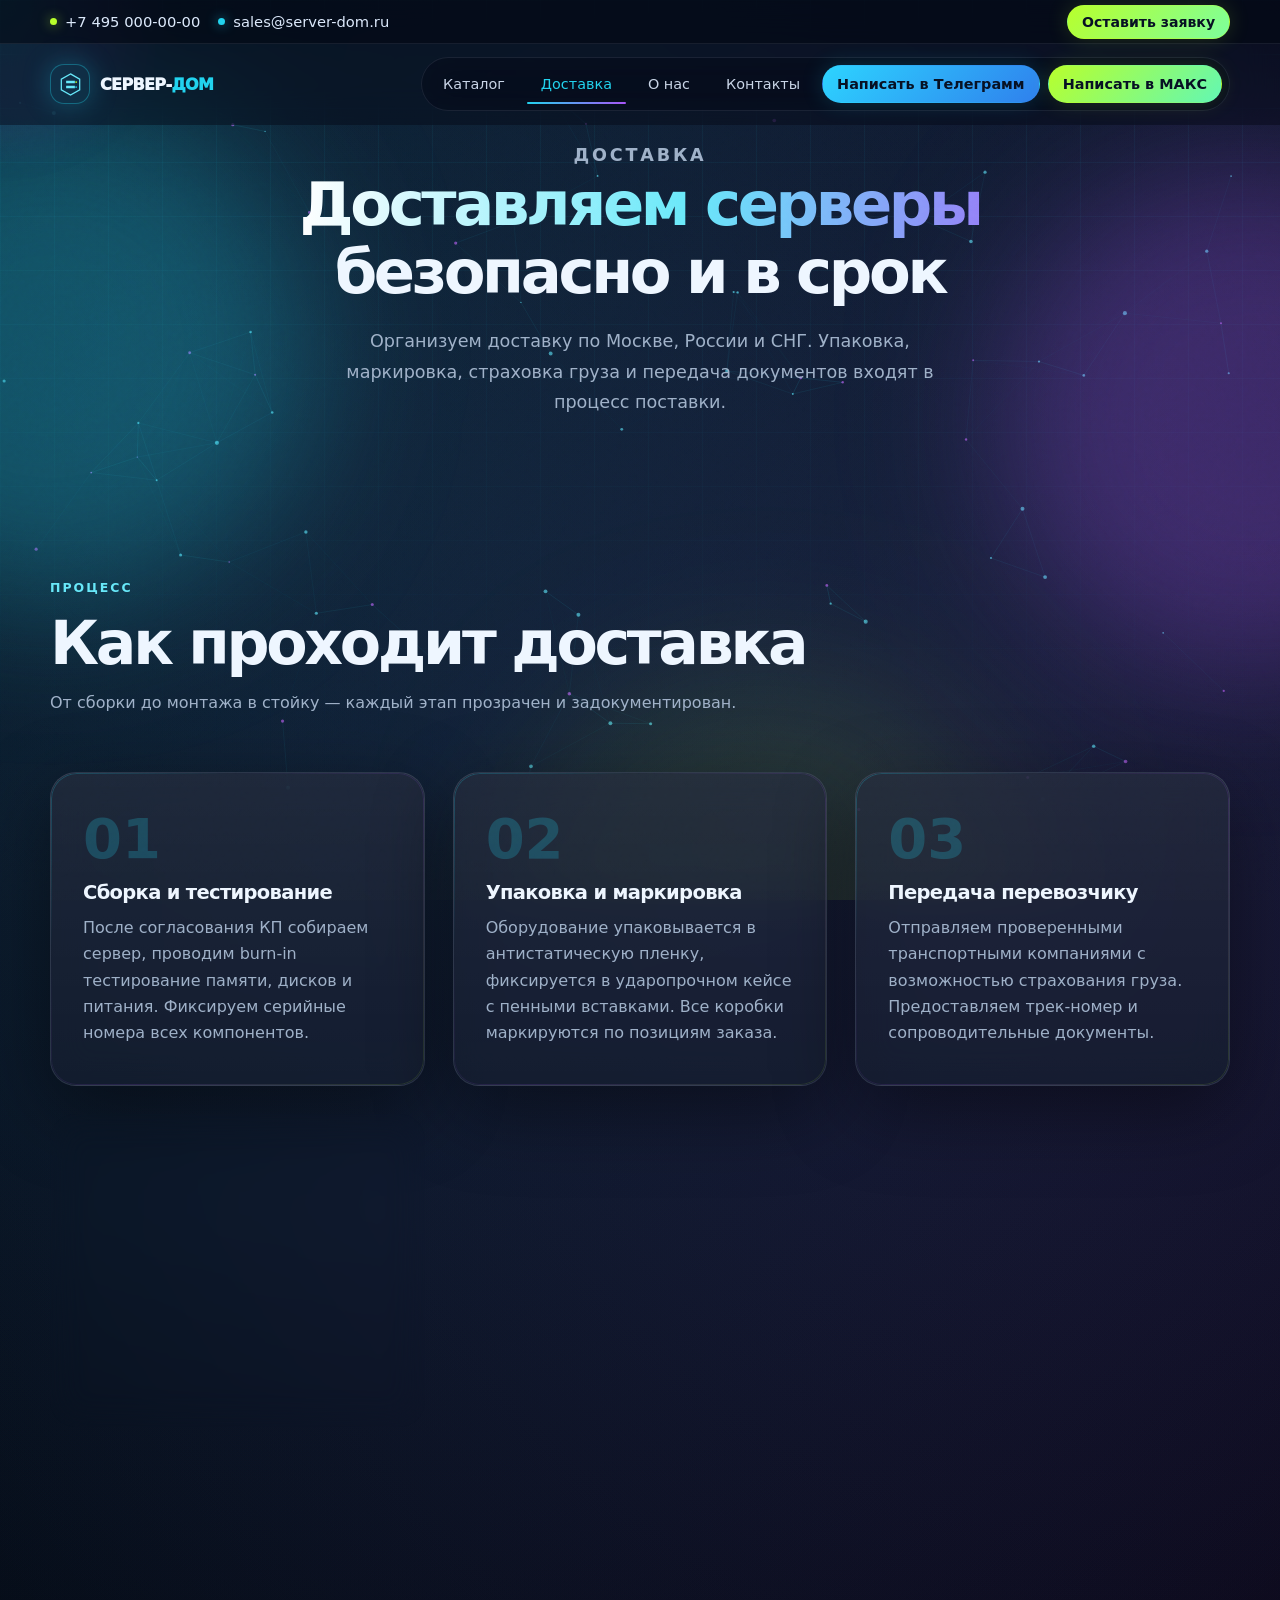
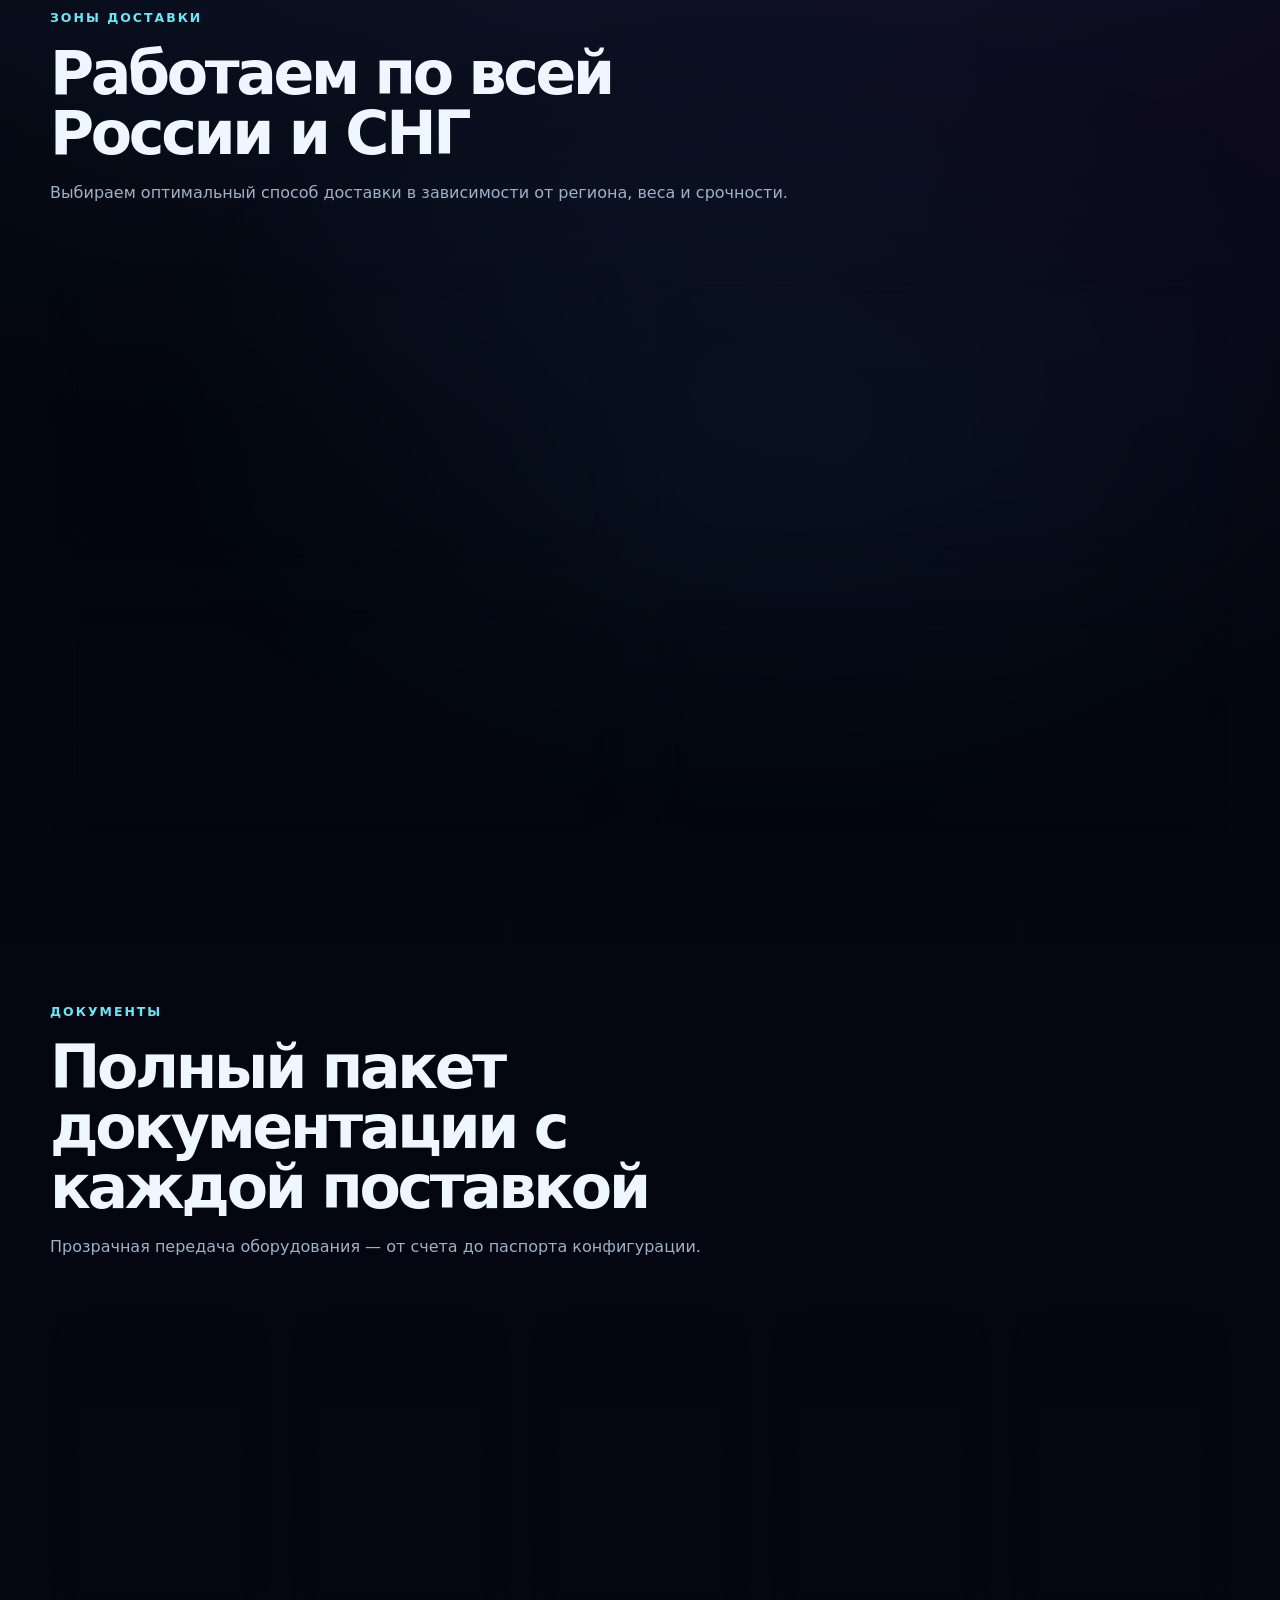
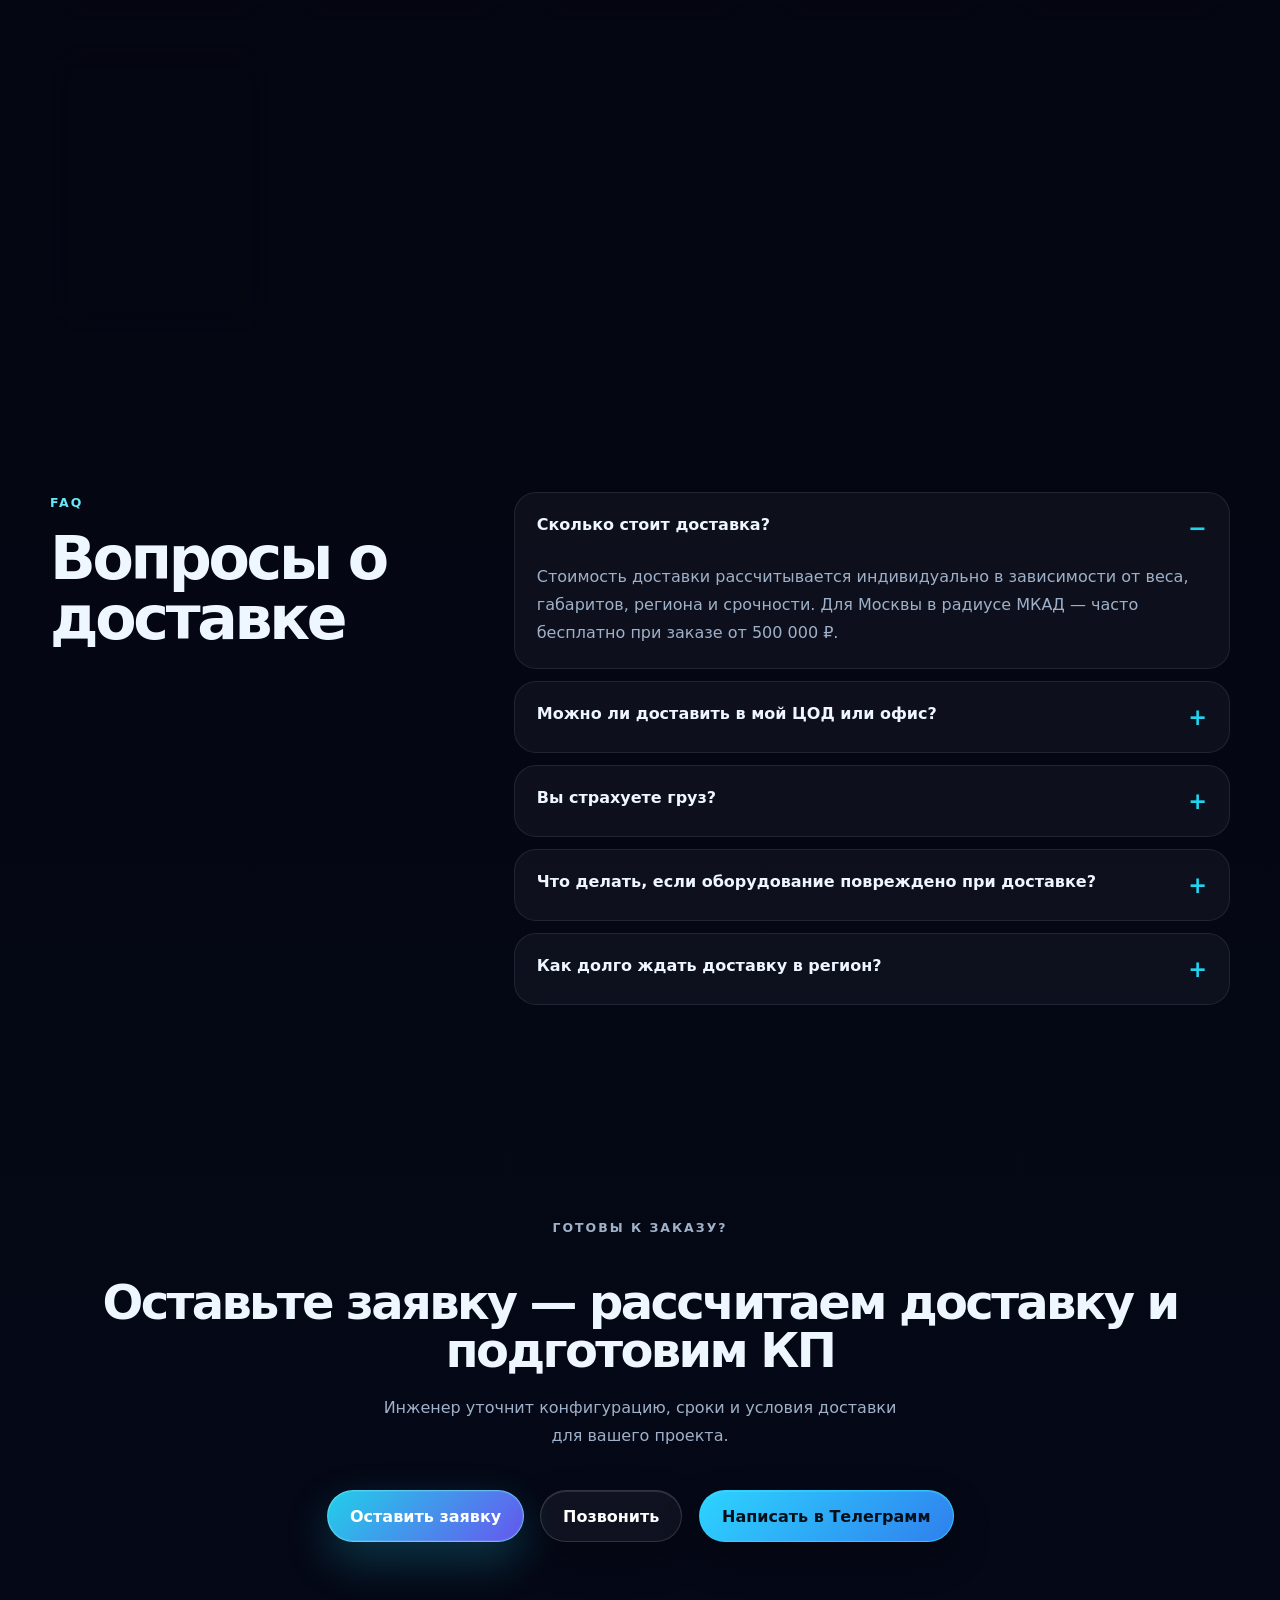
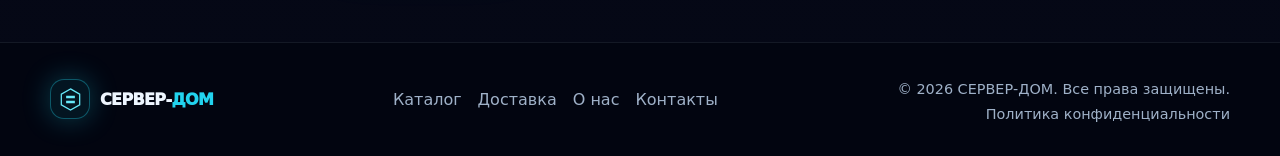
<file: server-dom-multisite/delivery.html>
<!doctype html>
<html lang="ru">
<head>
  <meta charset="utf-8" />
  <meta name="viewport" content="width=device-width, initial-scale=1" />
  <meta name="theme-color" content="#050816" />
  <meta name="description" content="Доставка серверов СЕРВЕР-ДОМ по Москве, России и СНГ. Безопасная упаковка, страховка груза, монтаж в стойку и передача документации." />
  <meta property="og:title" content="Доставка серверов — СЕРВЕР-ДОМ" />
  <meta property="og:description" content="Организуем доставку серверного оборудования по РФ и СНГ. Упаковка, страховка, монтаж, документы." />
  <meta property="og:type" content="website" />
  <meta property="og:image" content="assets/og-server-preview.svg" />
  <title>Доставка серверов — СЕРВЕР-ДОМ</title>
  <link rel="icon" type="image/svg+xml" href="assets/favicon.svg" />
  <link rel="stylesheet" href="styles.css" />
  <style>
    .delivery-hero { padding: 140px 0 80px; text-align: center; }
    .delivery-hero h1 { font-size: clamp(2.2rem, 5vw, 3.8rem); margin: 0 0 20px; line-height: 1.12; }
    .delivery-hero p { max-width: 640px; margin: 0 auto; color: var(--muted); font-size: 1.1rem; }

    .delivery-steps { padding: 80px 0 100px; }
    .steps-grid { display: grid; grid-template-columns: repeat(auto-fit, minmax(280px, 1fr)); gap: 28px; margin-top: 56px; }
    .step-card { padding: 38px 32px; position: relative; }
    .step-card .step-num { font-size: 3.5rem; font-weight: 900; line-height: 1; color: var(--cyan); opacity: .22; font-family: var(--font-display); margin-bottom: 16px; display: block; }
    .step-card h3 { font-size: 1.22rem; margin: 0 0 12px; }
    .step-card p { color: var(--muted); margin: 0; line-height: 1.65; }
    .step-card::after { content: ''; position: absolute; top: 0; left: 0; right: 0; height: 3px; background: linear-gradient(90deg, var(--cyan), var(--violet)); border-radius: var(--radius) var(--radius) 0 0; opacity: 0; transition: opacity .3s; }
    .step-card:hover::after { opacity: 1; }

    .delivery-zones { padding: 80px 0; background: radial-gradient(ellipse at 60% 50%, rgba(34,211,238,.06), transparent 60%); }
    .zones-grid { display: grid; grid-template-columns: 1fr 1fr; gap: 32px; margin-top: 56px; }
    @media (max-width: 680px) { .zones-grid { grid-template-columns: 1fr; } }
    .zone-card { padding: 40px; }
    .zone-card h3 { font-size: 1.35rem; margin: 0 0 12px; display: flex; align-items: center; gap: 12px; }
    .zone-dot { width: 12px; height: 12px; border-radius: 50%; background: var(--lime); box-shadow: 0 0 12px var(--lime); display: inline-block; flex-shrink: 0; }
    .zone-dot.violet { background: var(--violet); box-shadow: 0 0 12px var(--violet); }
    .zone-card p { color: var(--muted); margin: 0 0 20px; line-height: 1.65; }
    .zone-meta { display: flex; flex-wrap: wrap; gap: 10px; }
    .zone-tag { background: rgba(34,211,238,.1); border: 1px solid rgba(34,211,238,.2); color: var(--cyan-2); font-size: .78rem; padding: 5px 13px; border-radius: 99px; font-weight: 600; letter-spacing: .04em; }
    .zone-tag.v { background: rgba(168,85,247,.1); border-color: rgba(168,85,247,.2); color: var(--violet); }

    .delivery-docs { padding: 80px 0; }
    .docs-grid { display: grid; grid-template-columns: repeat(auto-fit, minmax(220px, 1fr)); gap: 20px; margin-top: 48px; }
    .doc-card { padding: 28px 24px; display: flex; flex-direction: column; gap: 10px; }
    .doc-icon { width: 44px; height: 44px; border-radius: 12px; background: linear-gradient(135deg, rgba(34,211,238,.18), rgba(168,85,247,.12)); display: flex; align-items: center; justify-content: center; }
    .doc-icon svg { width: 22px; height: 22px; color: var(--cyan); }
    .doc-card h4 { margin: 0; font-size: 1rem; }
    .doc-card p { margin: 0; color: var(--muted); font-size: .88rem; line-height: 1.55; }

    .delivery-cta { padding: 100px 0; text-align: center; }
    .delivery-cta h2 { font-size: clamp(1.8rem, 4vw, 3rem); margin: 0 0 20px; }
    .delivery-cta p { color: var(--muted); max-width: 540px; margin: 0 auto 40px; }
    .cta-btns { display: flex; flex-wrap: wrap; gap: 16px; justify-content: center; }

    .delivery-faq { padding: 80px 0 100px; }
  </style>
</head>
<body>
  <a class="skip-link" href="#main">Перейти к содержимому</a>
  <canvas id="neuralCanvas" aria-hidden="true"></canvas>
  <div class="ambient" aria-hidden="true">
    <span class="orb orb-a"></span><span class="orb orb-b"></span><span class="orb orb-c"></span>
  </div>
  <div class="noise" aria-hidden="true"></div>
  <div class="cursor-glow" aria-hidden="true"></div>

  <header class="site-header" data-header>
    <div class="header-top">
      <div class="container header-top-inner">
        <div class="top-contacts" aria-label="Контактная информация">
          <a href="tel:+74950000000">+7 495 000-00-00</a>
          <a href="mailto:sales@server-dom.ru">sales@server-dom.ru</a>
        </div>
        <a class="top-request magnetic" href="index.html#contacts">Оставить заявку</a>
      </div>
    </div>
    <nav class="nav container" aria-label="Основная навигация">
      <a class="brand magnetic" href="index.html" aria-label="СЕРВЕР-ДОМ — на главную">
        <span class="brand-mark">
          <svg viewBox="0 0 40 40" role="img" aria-label="Логотип СЕРВЕР-ДОМ">
            <path d="M20 3 34.7 11.5v17L20 37 5.3 28.5v-17L20 3Z" fill="none" stroke="currentColor" stroke-width="2"/>
            <path d="M13 14h14v4H13zM13 22h14v4H13z" fill="currentColor"/>
            <circle cx="29" cy="16" r="1.4" fill="#b8ff2c"/><circle cx="29" cy="24" r="1.4" fill="#22d3ee"/>
          </svg>
        </span>
        <span>СЕРВЕР-<span>ДОМ</span></span>
      </a>
      <button class="nav-toggle" type="button" aria-label="Открыть меню" aria-expanded="false" data-nav-toggle>
        <span></span><span></span><span></span>
      </button>
      <div class="nav-panel" data-nav-panel>
        <a href="catalog.html">Каталог</a>
        <a href="delivery.html" aria-current="page">Доставка</a>
        <a href="about.html">О нас</a>
        <a href="index.html#contacts">Контакты</a>
        <a class="messenger-btn telegram" href="https://t.me/serverdom" target="_blank" rel="noopener">Написать в Телеграмм</a>
        <a class="messenger-btn max" href="https://max.ru/serverdom" target="_blank" rel="noopener">Написать в МАКС</a>
      </div>
    </nav>
  </header>

  <main id="main">
    <!-- Hero -->
    <section class="delivery-hero" aria-labelledby="delivery-page-title">
      <div class="container">
        <p class="section-kicker reveal" data-reveal>Доставка</p>
        <h1 id="delivery-page-title" class="reveal" data-reveal>
          <span class="gradient-text">Доставляем серверы</span><br>безопасно и в срок
        </h1>
        <p class="reveal" data-reveal>Организуем доставку по Москве, России и СНГ. Упаковка, маркировка, страховка груза и передача документов входят в процесс поставки.</p>
      </div>
    </section>

    <!-- Steps -->
    <section class="delivery-steps section" aria-labelledby="steps-title">
      <div class="container">
        <div class="section-head reveal" data-reveal>
          <p class="section-kicker">Процесс</p>
          <h2 id="steps-title">Как проходит доставка</h2>
          <p>От сборки до монтажа в стойку — каждый этап прозрачен и задокументирован.</p>
        </div>
        <div class="steps-grid stagger" data-stagger>
          <article class="glass-card step-card">
            <span class="step-num">01</span>
            <h3>Сборка и тестирование</h3>
            <p>После согласования КП собираем сервер, проводим burn-in тестирование памяти, дисков и питания. Фиксируем серийные номера всех компонентов.</p>
          </article>
          <article class="glass-card step-card">
            <span class="step-num">02</span>
            <h3>Упаковка и маркировка</h3>
            <p>Оборудование упаковывается в антистатическую пленку, фиксируется в ударопрочном кейсе с пенными вставками. Все коробки маркируются по позициям заказа.</p>
          </article>
          <article class="glass-card step-card">
            <span class="step-num">03</span>
            <h3>Передача перевозчику</h3>
            <p>Отправляем проверенными транспортными компаниями с возможностью страхования груза. Предоставляем трек-номер и сопроводительные документы.</p>
          </article>
          <article class="glass-card step-card">
            <span class="step-num">04</span>
            <h3>Монтаж и запуск</h3>
            <p>По запросу выполняем монтаж в стойку, подключение к сети и питанию, базовую настройку, проверку доступности и передачу в эксплуатацию.</p>
          </article>
        </div>
      </div>
    </section>

    <!-- Zones -->
    <section class="delivery-zones section" aria-labelledby="zones-title">
      <div class="container">
        <div class="section-head reveal" data-reveal>
          <p class="section-kicker">Зоны доставки</p>
          <h2 id="zones-title">Работаем по всей России и СНГ</h2>
          <p>Выбираем оптимальный способ доставки в зависимости от региона, веса и срочности.</p>
        </div>
        <div class="zones-grid">
          <article class="glass-card zone-card reveal" data-reveal>
            <h3><span class="zone-dot"></span>Москва и область</h3>
            <p>Курьерская доставка собственными силами или через проверенных партнеров. Возможна доставка прямо в стойку ЦОДа с предварительным согласованием доступа.</p>
            <div class="zone-meta">
              <span class="zone-tag">Курьер</span>
              <span class="zone-tag">Самовывоз</span>
              <span class="zone-tag">Доставка в ЦОД</span>
              <span class="zone-tag">День в день</span>
            </div>
          </article>
          <article class="glass-card zone-card reveal" data-reveal>
            <h3><span class="zone-dot violet"></span>Регионы РФ</h3>
            <p>Отправка транспортными компаниями в усиленной упаковке. Выбираем перевозчика с учетом сроков, цены и надежности по конкретному направлению.</p>
            <div class="zone-meta">
              <span class="zone-tag v">СДЭК</span>
              <span class="zone-tag v">Деловые линии</span>
              <span class="zone-tag v">Энергия</span>
              <span class="zone-tag v">ЖД / авиа</span>
            </div>
          </article>
          <article class="glass-card zone-card reveal" data-reveal>
            <h3><span class="zone-dot"></span>СНГ и ЕАЭС</h3>
            <p>Организуем международную доставку в Беларусь, Казахстан, Армению, Узбекистан и другие страны ЕАЭС. Помогаем с таможенным оформлением.</p>
            <div class="zone-meta">
              <span class="zone-tag">Беларусь</span>
              <span class="zone-tag">Казахстан</span>
              <span class="zone-tag">Армения</span>
              <span class="zone-tag">Таможня</span>
            </div>
          </article>
          <article class="glass-card zone-card reveal" data-reveal>
            <h3><span class="zone-dot violet"></span>Дата-центры</h3>
            <p>Опыт поставки в крупные ЦОДы: оформление пропусков, соблюдение регламентов площадки, монтаж инженером с передачей акта выполненных работ.</p>
            <div class="zone-meta">
              <span class="zone-tag v">Координация с ЦОД</span>
              <span class="zone-tag v">Пропуска</span>
              <span class="zone-tag v">Монтаж</span>
              <span class="zone-tag v">Акт</span>
            </div>
          </article>
        </div>
      </div>
    </section>

    <!-- Documents -->
    <section class="delivery-docs section" aria-labelledby="docs-title">
      <div class="container">
        <div class="section-head reveal" data-reveal>
          <p class="section-kicker">Документы</p>
          <h2 id="docs-title">Полный пакет документации с каждой поставкой</h2>
          <p>Прозрачная передача оборудования — от счета до паспорта конфигурации.</p>
        </div>
        <div class="docs-grid stagger" data-stagger>
          <article class="glass-card doc-card">
            <div class="doc-icon">
              <svg viewBox="0 0 24 24" fill="none" stroke="currentColor" stroke-width="1.8"><rect x="4" y="3" width="16" height="18" rx="2"/><path d="M9 7h6M9 11h6M9 15h4"/></svg>
            </div>
            <h4>Счет и договор</h4>
            <p>Официальные документы для бухгалтерии и юридического отдела. Работаем с ООО, ИП и физлицами.</p>
          </article>
          <article class="glass-card doc-card">
            <div class="doc-icon">
              <svg viewBox="0 0 24 24" fill="none" stroke="currentColor" stroke-width="1.8"><path d="M9 5H7a2 2 0 0 0-2 2v12a2 2 0 0 0 2 2h10a2 2 0 0 0 2-2V7a2 2 0 0 0-2-2h-2"/><rect x="9" y="3" width="6" height="4" rx="1"/><path d="m9 12 2 2 4-4"/></svg>
            </div>
            <h4>УПД / накладная</h4>
            <p>Универсальный передаточный документ с перечнем позиций, стоимостью и датой передачи.</p>
          </article>
          <article class="glass-card doc-card">
            <div class="doc-icon">
              <svg viewBox="0 0 24 24" fill="none" stroke="currentColor" stroke-width="1.8"><path d="M12 22s8-4 8-10V5l-8-3-8 3v7c0 6 8 10 8 10z"/></svg>
            </div>
            <h4>Гарантийные документы</h4>
            <p>Гарантийный талон с указанием сроков, условий и контактов сервисного центра.</p>
          </article>
          <article class="glass-card doc-card">
            <div class="doc-icon">
              <svg viewBox="0 0 24 24" fill="none" stroke="currentColor" stroke-width="1.8"><rect x="2" y="3" width="20" height="14" rx="2"/><path d="M8 21h8M12 17v4"/></svg>
            </div>
            <h4>Паспорт конфигурации</h4>
            <p>Подробная спецификация: платформа, CPU, RAM, диски, сеть и серийные номера каждого компонента.</p>
          </article>
          <article class="glass-card doc-card">
            <div class="doc-icon">
              <svg viewBox="0 0 24 24" fill="none" stroke="currentColor" stroke-width="1.8"><circle cx="12" cy="12" r="10"/><path d="M12 8v4l3 3"/></svg>
            </div>
            <h4>Акт выполненных работ</h4>
            <p>При монтаже и настройке — акт с описанием выполненных работ и подписью представителя заказчика.</p>
          </article>
          <article class="glass-card doc-card">
            <div class="doc-icon">
              <svg viewBox="0 0 24 24" fill="none" stroke="currentColor" stroke-width="1.8"><path d="M21 10c0 7-9 13-9 13s-9-6-9-13a9 9 0 0 1 18 0z"/><circle cx="12" cy="10" r="3"/></svg>
            </div>
            <h4>Трек-номер и страховка</h4>
            <p>Отправляем трек-номер после передачи перевозчику. По запросу — страхование груза на полную стоимость.</p>
          </article>
        </div>
      </div>
    </section>

    <!-- FAQ -->
    <section class="delivery-faq section" aria-labelledby="del-faq-title">
      <div class="container faq-grid">
        <div class="reveal" data-reveal>
          <p class="section-kicker">FAQ</p>
          <h2 id="del-faq-title">Вопросы о доставке</h2>
        </div>
        <div class="accordion reveal" data-reveal>
          <details open>
            <summary>Сколько стоит доставка?</summary>
            <p>Стоимость доставки рассчитывается индивидуально в зависимости от веса, габаритов, региона и срочности. Для Москвы в радиусе МКАД — часто бесплатно при заказе от 500 000 ₽.</p>
          </details>
          <details>
            <summary>Можно ли доставить в мой ЦОД или офис?</summary>
            <p>Да. Уточните адрес и требования площадки (пропуска, временные окна, высота подъема) — согласуем и организуем доставку с соблюдением всех условий.</p>
          </details>
          <details>
            <summary>Вы страхуете груз?</summary>
            <p>Страхование доступно по запросу. Рекомендуем для дорогостоящего оборудования (GPU-серверы, СХД). Стоимость страховки включается в счет отдельной строкой.</p>
          </details>
          <details>
            <summary>Что делать, если оборудование повреждено при доставке?</summary>
            <p>Зафиксируйте повреждения при получении в присутствии курьера, составьте акт и свяжитесь с нами в течение 24 часов. Разберемся с перевозчиком и заменим повреждённое оборудование.</p>
          </details>
          <details>
            <summary>Как долго ждать доставку в регион?</summary>
            <p>Зависит от региона и перевозчика: Москва — 1-2 дня, Центральная Россия — 3-5 дней, Сибирь и Дальний Восток — 7-14 дней. Точные сроки уточняем при оформлении заказа.</p>
          </details>
        </div>
      </div>
    </section>

    <!-- CTA -->
    <section class="delivery-cta" aria-labelledby="del-cta-title">
      <div class="container">
        <p class="section-kicker reveal" data-reveal>Готовы к заказу?</p>
        <h2 id="del-cta-title" class="reveal" data-reveal>Оставьте заявку — рассчитаем доставку и подготовим КП</h2>
        <p class="reveal" data-reveal>Инженер уточнит конфигурацию, сроки и условия доставки для вашего проекта.</p>
        <div class="cta-btns reveal" data-reveal>
          <a class="btn btn-primary magnetic" href="index.html#contacts">Оставить заявку</a>
          <a class="btn btn-ghost magnetic" href="tel:+74950000000">Позвонить</a>
          <a class="btn btn-telegram magnetic" href="https://t.me/serverdom" target="_blank" rel="noopener">Написать в Телеграмм</a>
        </div>
      </div>
    </section>
  </main>

  <footer class="footer">
    <div class="container footer-grid">
      <a class="brand" href="index.html">
        <span class="brand-mark">
          <svg viewBox="0 0 40 40" aria-hidden="true"><path d="M20 3 34.7 11.5v17L20 37 5.3 28.5v-17L20 3Z" fill="none" stroke="currentColor" stroke-width="2"/><path d="M13 14h14v4H13zM13 22h14v4H13z" fill="currentColor"/></svg>
        </span>
        <span>СЕРВЕР-<span>ДОМ</span></span>
      </a>
      <nav aria-label="Навигация футера">
        <a href="catalog.html">Каталог</a>
        <a href="delivery.html">Доставка</a>
        <a href="about.html">О нас</a>
        <a href="index.html#contacts">Контакты</a>
      </nav>
      <div class="footer-meta">
        <p>© <span data-year></span> СЕРВЕР-ДОМ. Все права защищены.</p>
        <a href="#" aria-label="Политика конфиденциальности">Политика конфиденциальности</a>
      </div>
    </div>
  </footer>

  <script src="script.js" defer></script>
</body>
</html>
</file>
<file: server-dom-multisite/styles.css>
/*
  СЕРВЕР-ДОМ landing page
  Customization tips:
  - Brand colors are in :root variables.
  - Replace company contacts in index.html.
  - Connect your backend in script.js -> leadForm submit handler.
*/

:root {
  --bg: #050816;
  --bg-2: #071124;
  --panel: rgba(10, 18, 38, 0.68);
  --panel-strong: rgba(9, 17, 35, 0.9);
  --text: #eef6ff;
  --muted: #9fb1c8;
  --muted-2: #64748b;
  --cyan: #22d3ee;
  --cyan-2: #67e8f9;
  --violet: #a855f7;
  --purple: #6d5dfc;
  --lime: #b8ff2c;
  --danger: #fb7185;
  --line: rgba(148, 163, 184, 0.18);
  --line-strong: rgba(34, 211, 238, 0.38);
  --shadow: 0 24px 80px rgba(0, 0, 0, 0.45);
  --shadow-cyan: 0 0 28px rgba(34, 211, 238, 0.28);
  --radius: 26px;
  --radius-sm: 16px;
  --container: 1180px;
  --header-h: 80px;
  --ease: cubic-bezier(.2, .9, .2, 1);
  --font: Inter, ui-sans-serif, system-ui, -apple-system, BlinkMacSystemFont, "Segoe UI", Roboto, Arial, sans-serif;
  --font-display: "Space Grotesk", Inter, ui-sans-serif, system-ui, sans-serif;
}

* { box-sizing: border-box; }
html { scroll-behavior: smooth; }
body {
  margin: 0;
  min-width: 320px;
  color: var(--text);
  font-family: var(--font);
  background:
    radial-gradient(circle at 20% 8%, rgba(34, 211, 238, .14), transparent 35%),
    radial-gradient(circle at 85% 18%, rgba(168, 85, 247, .13), transparent 34%),
    linear-gradient(180deg, var(--bg), #03050e 38%, #050816 100%);
  overflow-x: hidden;
}

body::before {
  content: "";
  position: fixed;
  inset: 0;
  z-index: -5;
  background-image:
    linear-gradient(rgba(34, 211, 238, .07) 1px, transparent 1px),
    linear-gradient(90deg, rgba(34, 211, 238, .07) 1px, transparent 1px);
  background-size: 54px 54px;
  mask-image: linear-gradient(to bottom, rgba(0,0,0,.92), transparent 88%);
  animation: gridDrift 16s linear infinite;
}

@keyframes gridDrift {
  from { background-position: 0 0, 0 0; }
  to { background-position: 54px 54px, 54px 54px; }
}

::-webkit-scrollbar { width: 10px; }
::-webkit-scrollbar-track { background: #03050e; }
::-webkit-scrollbar-thumb {
  background: linear-gradient(var(--cyan), var(--violet));
  border-radius: 99px;
  border: 2px solid #03050e;
}

::selection { color: #03101a; background: var(--lime); }

a { color: inherit; text-decoration: none; }
button, input, textarea { font: inherit; }
button { cursor: pointer; }
img, svg { display: block; max-width: 100%; }
ul { padding-left: 1.15rem; }

.container {
  width: min(calc(100% - 36px), var(--container));
  margin-inline: auto;
}

.section { padding: 112px 0; position: relative; }
.section-head { max-width: 760px; margin-bottom: 38px; }
.section-kicker,
.eyebrow {
  margin: 0 0 14px;
  color: var(--cyan-2);
  font-size: 0.78rem;
  letter-spacing: .16em;
  text-transform: uppercase;
  font-weight: 800;
}

h1, h2, h3, p { margin-top: 0; }
h1, h2, h3 {
  font-family: var(--font-display);
  letter-spacing: -.055em;
  line-height: 1;
}
h2 { font-size: clamp(2.1rem, 4.7vw, 4.8rem); margin-bottom: 16px; }
h3 { font-size: 1.28rem; margin-bottom: 12px; letter-spacing: -.035em; }
p { color: var(--muted); line-height: 1.72; }

.gradient-text {
  background: linear-gradient(92deg, #fff 0%, var(--cyan-2) 32%, var(--violet) 66%, var(--lime) 100%);
  background-size: 180% auto;
  -webkit-background-clip: text;
  background-clip: text;
  color: transparent;
  animation: hueSlide 5s ease-in-out infinite alternate;
}

@keyframes hueSlide { to { background-position: 100% center; filter: drop-shadow(0 0 14px rgba(34,211,238,.22)); } }

.skip-link {
  position: fixed;
  left: 18px;
  top: 12px;
  z-index: 1000;
  padding: 10px 14px;
  border-radius: 12px;
  background: var(--lime);
  color: #071124;
  transform: translateY(-160%);
  transition: transform .25s var(--ease);
}
.skip-link:focus { transform: translateY(0); }

#neuralCanvas {
  position: fixed;
  inset: 0;
  width: 100%;
  height: 100%;
  z-index: -4;
  opacity: .78;
  pointer-events: none;
}

.ambient, .noise { position: fixed; inset: 0; pointer-events: none; }
.ambient { z-index: -3; overflow: hidden; }
.orb {
  position: absolute;
  width: 40vw;
  aspect-ratio: 1;
  border-radius: 999px;
  filter: blur(70px);
  opacity: .28;
  mix-blend-mode: screen;
  animation: floatOrb 14s ease-in-out infinite alternate;
}
.orb-a { left: -16vw; top: 10vh; background: var(--cyan); }
.orb-b { right: -18vw; top: 18vh; background: var(--violet); animation-delay: -3s; }
.orb-c { left: 40vw; bottom: -22vw; background: var(--lime); opacity: .10; animation-delay: -7s; }
@keyframes floatOrb { to { transform: translate3d(8vw, -6vh, 0) scale(1.12); } }

.noise {
  z-index: 2;
  opacity: .08;
  mix-blend-mode: overlay;
  background-image: url("data:image/svg+xml,%3Csvg viewBox='0 0 220 220' xmlns='http://www.w3.org/2000/svg'%3E%3Cfilter id='n'%3E%3CfeTurbulence type='fractalNoise' baseFrequency='.8' numOctaves='3' stitchTiles='stitch'/%3E%3C/filter%3E%3Crect width='100%25' height='100%25' filter='url(%23n)' opacity='.65'/%3E%3C/svg%3E");
}
.cursor-glow {
  position: fixed;
  z-index: 1;
  width: 360px;
  height: 360px;
  border-radius: 50%;
  pointer-events: none;
  transform: translate(-50%, -50%);
  background: radial-gradient(circle, rgba(34,211,238,.16), rgba(168,85,247,.08) 35%, transparent 68%);
  opacity: .8;
  transition: opacity .25s ease;
  will-change: left, top;
}

.site-header {
  position: fixed;
  z-index: 100;
  top: 0;
  left: 0;
  right: 0;
  height: var(--header-h);
  transition: background .3s ease, border-color .3s ease, transform .3s var(--ease);
  border-bottom: 1px solid transparent;
}
.site-header.scrolled {
  background: rgba(5, 8, 22, .74);
  backdrop-filter: blur(18px);
  border-color: rgba(148, 163, 184, .14);
}
.nav {
  height: 100%;
  display: flex;
  align-items: center;
  justify-content: space-between;
  gap: 18px;
}
.brand {
  display: inline-flex;
  align-items: center;
  gap: 10px;
  font-weight: 950;
  letter-spacing: -.04em;
  font-family: var(--font-display);
  z-index: 3;
}
.brand > span:last-child span { color: var(--cyan); }
.brand-mark {
  width: 40px;
  height: 40px;
  color: var(--cyan-2);
  display: grid;
  place-items: center;
  border: 1px solid rgba(34, 211, 238, .35);
  border-radius: 14px;
  background: rgba(34, 211, 238, .08);
  box-shadow: var(--shadow-cyan);
}
.brand-mark svg { width: 25px; height: 25px; }
.nav-panel {
  display: flex;
  align-items: center;
  gap: 6px;
  padding: 7px;
  border: 1px solid rgba(148, 163, 184, .14);
  border-radius: 999px;
  background: rgba(6, 12, 28, .44);
  backdrop-filter: blur(18px);
}
.nav-panel a {
  padding: 10px 14px;
  border-radius: 999px;
  color: #c9d5e7;
  font-size: .9rem;
  transition: color .25s ease, background .25s ease, transform .25s ease;
}
.nav-panel a:hover,
.nav-panel a:focus-visible {
  color: #fff;
  background: rgba(34, 211, 238, .1);
  transform: translateY(-1px);
}
.nav-cta {
  padding: 12px 17px;
  border-radius: 999px;
  background: rgba(184, 255, 44, .12);
  border: 1px solid rgba(184, 255, 44, .36);
  color: #eaffb3;
  box-shadow: 0 0 24px rgba(184, 255, 44, .13);
  font-weight: 800;
}
.nav-toggle { display: none; }

.btn {
  --btn-bg: rgba(255,255,255,.06);
  display: inline-flex;
  align-items: center;
  justify-content: center;
  gap: 10px;
  min-height: 52px;
  padding: 0 22px;
  border: 1px solid rgba(255, 255, 255, .14);
  border-radius: 999px;
  color: #fff;
  background: var(--btn-bg);
  box-shadow: inset 0 1px 0 rgba(255,255,255,.12), 0 16px 40px rgba(0,0,0,.22);
  font-weight: 850;
  position: relative;
  isolation: isolate;
  overflow: hidden;
  transition: transform .25s var(--ease), border-color .25s ease, box-shadow .25s ease;
}
.btn::before {
  content: "";
  position: absolute;
  inset: -2px;
  z-index: -1;
  background: radial-gradient(circle at var(--mx, 50%) var(--my, 50%), rgba(255,255,255,.32), transparent 28%);
  opacity: 0;
  transition: opacity .25s ease;
}
.btn:hover { transform: translateY(-2px); box-shadow: inset 0 1px 0 rgba(255,255,255,.16), 0 22px 55px rgba(0,0,0,.34); }
.btn:hover::before { opacity: 1; }
.btn svg { width: 22px; height: 22px; fill: none; stroke: currentColor; stroke-width: 2.5; stroke-linecap: round; stroke-linejoin: round; }
.btn-primary {
  --btn-bg: linear-gradient(135deg, rgba(34,211,238,.98), rgba(109,93,252,.94));
  border-color: rgba(103,232,249,.65);
  box-shadow: 0 18px 46px rgba(34,211,238,.24), 0 0 0 1px rgba(255,255,255,.07) inset;
}
.btn-ghost { background: rgba(255,255,255,.045); }
.btn-lime {
  --btn-bg: linear-gradient(135deg, var(--lime), #65ff9a);
  color: #071124;
  border-color: rgba(184,255,44,.8);
  display: none;
}

.hero {
  min-height: 100svh;
  display: grid;
  align-items: center;
  padding-top: calc(var(--header-h) + 58px);
  padding-bottom: 76px;
  overflow: hidden;
}
.hero::before {
  content: "";
  position: absolute;
  inset: 13% auto auto 50%;
  width: min(840px, 92vw);
  aspect-ratio: 1;
  transform: translateX(-50%);
  border-radius: 50%;
  background: conic-gradient(from 180deg, transparent, rgba(34,211,238,.2), transparent, rgba(168,85,247,.18), transparent);
  filter: blur(26px);
  opacity: .45;
  animation: spin 22s linear infinite;
}
@keyframes spin { to { transform: translateX(-50%) rotate(1turn); } }
.hero-grid {
  display: grid;
  grid-template-columns: minmax(0, 1.02fr) minmax(360px, .98fr);
  align-items: center;
  gap: 46px;
}
.eyebrow {
  display: inline-flex;
  align-items: center;
  gap: 10px;
  padding: 8px 12px;
  border-radius: 999px;
  border: 1px solid rgba(34, 211, 238, .24);
  background: rgba(34, 211, 238, .06);
  backdrop-filter: blur(12px);
}
.pulse-dot {
  width: 9px;
  height: 9px;
  border-radius: 50%;
  background: var(--lime);
  box-shadow: 0 0 0 0 rgba(184,255,44,.5);
  animation: pulse 1.7s infinite;
}
@keyframes pulse { 70% { box-shadow: 0 0 0 12px rgba(184,255,44,0); } }
.hero-title {
  font-size: clamp(3rem, 7.5vw, 7.8rem);
  margin-bottom: 24px;
  max-width: 900px;
  text-wrap: balance;
}
.hero-subtitle { max-width: 700px; font-size: clamp(1.02rem, 1.55vw, 1.22rem); }
.hero-actions { display: flex; flex-wrap: wrap; gap: 14px; margin-top: 34px; }
.hero-metrics {
  display: grid;
  grid-template-columns: repeat(3, minmax(0, 1fr));
  gap: 12px;
  margin-top: 36px;
  max-width: 640px;
}
.hero-metrics div {
  min-height: 90px;
  padding: 18px;
  border: 1px solid rgba(148, 163, 184, .13);
  border-radius: 22px;
  background: rgba(255,255,255,.04);
  backdrop-filter: blur(12px);
}
.hero-metrics strong { display: block; font-size: 1.45rem; font-family: var(--font-display); color: #fff; }
.hero-metrics span { display: block; margin-top: 6px; color: var(--muted); font-size: .9rem; }

.hero-visual {
  min-height: 560px;
  display: grid;
  place-items: center;
  perspective: 1000px;
}
.holo-platform {
  position: relative;
  width: min(560px, 100%);
  aspect-ratio: 1;
  display: grid;
  place-items: center;
}
.holo-platform::before,
.holo-platform::after {
  content: "";
  position: absolute;
  inset: 13%;
  border-radius: 50%;
  border: 1px solid rgba(34,211,238,.22);
  transform: rotateX(68deg);
  box-shadow: 0 0 80px rgba(34,211,238,.16);
}
.holo-platform::after {
  inset: 23%;
  border-color: rgba(184,255,44,.18);
  animation: platformPulse 2.8s ease-in-out infinite alternate;
}
@keyframes platformPulse { to { transform: rotateX(68deg) scale(1.12); opacity: .55; } }
.scan-line {
  position: absolute;
  left: 18%;
  right: 18%;
  top: 20%;
  height: 3px;
  z-index: 4;
  background: linear-gradient(90deg, transparent, var(--lime), transparent);
  box-shadow: 0 0 28px rgba(184,255,44,.5);
  animation: scan 3.6s ease-in-out infinite;
}
@keyframes scan { 0%,100% { transform: translateY(0); opacity: 0; } 15%,80% { opacity: 1; } 50% { transform: translateY(310px); } }
.server-stack {
  width: min(460px, 90vw);
  transform-style: preserve-3d;
  transform: rotateX(56deg) rotateZ(-38deg) translateY(10px);
  animation: stackFloat 5s ease-in-out infinite alternate;
  will-change: transform;
}
@keyframes stackFloat { to { transform: rotateX(52deg) rotateZ(-34deg) translateY(-16px); } }
.server-unit {
  position: relative;
  height: 78px;
  margin: -2px 0;
  border-radius: 18px;
  border: 1px solid rgba(103,232,249,.34);
  background:
    linear-gradient(120deg, rgba(255,255,255,.15), rgba(255,255,255,.02) 38%, rgba(34,211,238,.11)),
    linear-gradient(180deg, #14223d, #080d1d);
  box-shadow: 0 22px 50px rgba(0,0,0,.38), inset 0 1px 0 rgba(255,255,255,.16), 0 0 26px rgba(34,211,238,.14);
  transform: translateZ(var(--z, 0));
  overflow: hidden;
}
.server-unit::before {
  content: "";
  position: absolute;
  inset: 0;
  background: linear-gradient(100deg, transparent 22%, rgba(255,255,255,.16) 45%, transparent 62%);
  transform: translateX(-130%);
  animation: shimmer 4s ease-in-out infinite;
  animation-delay: var(--delay, 0s);
}
.server-unit span {
  position: relative;
  z-index: 1;
  display: inline-block;
  width: 58px;
  height: 11px;
  margin: 22px 0 0 20px;
  border-radius: 999px;
  background: rgba(148,163,184,.22);
  box-shadow: 82px 0 0 rgba(148,163,184,.13), 164px 0 0 rgba(148,163,184,.1);
}
.server-unit i {
  position: absolute;
  right: 24px;
  top: 27px;
  width: 14px;
  height: 14px;
  border-radius: 50%;
  background: var(--lime);
  box-shadow: 0 0 20px var(--lime), -26px 0 0 rgba(34,211,238,.9), -26px 0 18px rgba(34,211,238,.65);
}
.unit-1 { --z: 62px; --delay: .3s; }
.unit-2 { --z: 34px; --delay: .8s; }
.unit-3 { --z: 6px; --delay: 1.3s; }
.unit-4 { --z: -22px; --delay: 1.8s; }
.gpu-unit { border-color: rgba(168,85,247,.48); }
@keyframes shimmer { 50%,100% { transform: translateX(130%); } }


/* Реалистичная CSS 3D-модель 2U сервера в hero */
.server-stack.real-server {
  width: min(540px, 92vw);
  height: 300px;
  display: grid;
  place-items: center;
  transform-style: preserve-3d;
  transform: rotateX(54deg) rotateZ(-34deg) translateY(6px);
  animation: realServerFloat 5.8s ease-in-out infinite alternate;
}
@keyframes realServerFloat {
  to { transform: rotateX(49deg) rotateZ(-29deg) translateY(-18px) translateX(8px); }
}
.rack-server-model {
  position: relative;
  width: 520px;
  height: 235px;
  transform-style: preserve-3d;
  filter: drop-shadow(0 38px 55px rgba(0,0,0,.55));
}
.server-body-3d {
  position: absolute;
  left: 28px;
  top: 56px;
  width: 456px;
  height: 154px;
  transform-style: preserve-3d;
}
.server-front-face {
  position: absolute;
  inset: 0;
  border-radius: 18px;
  background:
    linear-gradient(180deg, rgba(255,255,255,.18), rgba(255,255,255,.03) 12%, transparent 55%),
    linear-gradient(135deg, #263756 0%, #10192d 44%, #070d1c 100%);
  border: 1px solid rgba(103,232,249,.44);
  box-shadow:
    inset 0 1px 0 rgba(255,255,255,.18),
    inset 0 -10px 28px rgba(0,0,0,.34),
    0 0 36px rgba(34,211,238,.18);
  overflow: hidden;
}
.server-front-face::before {
  content: "";
  position: absolute;
  inset: 0;
  background:
    linear-gradient(90deg, rgba(255,255,255,.12), transparent 15% 84%, rgba(255,255,255,.08)),
    repeating-linear-gradient(0deg, rgba(255,255,255,.035) 0 1px, transparent 1px 13px);
  pointer-events: none;
}
.server-front-face::after {
  content: "";
  position: absolute;
  inset: 0;
  background: linear-gradient(110deg, transparent 0 36%, rgba(255,255,255,.17) 48%, transparent 60% 100%);
  transform: translateX(-130%);
  animation: serverSweep 4.8s ease-in-out infinite;
}
@keyframes serverSweep { 45%,100% { transform: translateX(130%); } }
.server-top-face {
  position: absolute;
  left: 18px;
  right: -34px;
  top: -52px;
  height: 58px;
  transform: skewX(-42deg);
  transform-origin: bottom left;
  border-radius: 18px 18px 8px 8px;
  background:
    linear-gradient(135deg, rgba(255,255,255,.16), transparent 28%),
    linear-gradient(90deg, #2b3f61, #111a2e 60%, #09101f);
  border: 1px solid rgba(103,232,249,.25);
  box-shadow: inset 0 1px 0 rgba(255,255,255,.16), 0 -12px 35px rgba(34,211,238,.08);
}
.top-rib {
  position: absolute;
  top: 18px;
  width: 92px;
  height: 12px;
  border-radius: 99px;
  background: rgba(3,7,18,.38);
  border: 1px solid rgba(148,163,184,.12);
}
.top-rib:nth-child(1) { left: 58px; }
.top-rib:nth-child(2) { left: 190px; }
.top-rib:nth-child(3) { left: 322px; }
.server-right-face {
  position: absolute;
  top: -33px;
  right: -70px;
  width: 72px;
  height: 154px;
  transform: skewY(-47deg);
  transform-origin: left bottom;
  border-radius: 0 18px 18px 0;
  background: linear-gradient(180deg, #182944, #070c18);
  border: 1px solid rgba(103,232,249,.20);
  box-shadow: inset 18px 0 28px rgba(255,255,255,.04), inset -16px 0 24px rgba(0,0,0,.38);
}
.server-right-face span {
  position: absolute;
  left: 18px;
  right: 12px;
  height: 10px;
  border-radius: 99px;
  background: rgba(34,211,238,.14);
  box-shadow: 0 0 10px rgba(34,211,238,.08);
}
.server-right-face span:nth-child(1) { top: 25px; }
.server-right-face span:nth-child(2) { top: 55px; }
.server-right-face span:nth-child(3) { top: 86px; }
.server-right-face span:nth-child(4) { top: 116px; }
.rack-ear {
  position: absolute;
  top: 10px;
  width: 32px;
  bottom: 10px;
  border-radius: 12px;
  background: linear-gradient(180deg, #334661, #121b2d 55%, #080d19);
  border: 1px solid rgba(255,255,255,.09);
  box-shadow: inset 0 0 16px rgba(0,0,0,.35);
  z-index: 2;
}
.left-ear { left: 10px; }
.right-ear { right: 10px; }
.rack-ear i {
  position: absolute;
  left: 50%;
  width: 11px;
  height: 11px;
  border-radius: 50%;
  transform: translateX(-50%);
  background: #030712;
  border: 1px solid rgba(148,163,184,.26);
  box-shadow: inset 0 1px 2px rgba(255,255,255,.12);
}
.rack-ear i:nth-child(1) { top: 18px; }
.rack-ear i:nth-child(2) { bottom: 18px; }
.rack-ear b {
  position: absolute;
  left: 50%;
  top: 50%;
  width: 14px;
  height: 48px;
  border-radius: 99px;
  transform: translate(-50%,-50%);
  background: linear-gradient(180deg, rgba(34,211,238,.18), rgba(168,85,247,.12));
  border: 1px solid rgba(103,232,249,.18);
}
.server-label {
  position: absolute;
  left: 58px;
  top: 14px;
  right: 126px;
  height: 28px;
  display: flex;
  align-items: baseline;
  gap: 10px;
  color: #ecfeff;
  z-index: 2;
  font-family: var(--font-display);
}
.server-label strong { font-size: 1rem; letter-spacing: -.03em; }
.server-label small { color: var(--muted); font-size: .63rem; letter-spacing: .08em; text-transform: uppercase; }
.drive-array {
  position: absolute;
  z-index: 2;
  left: 58px;
  top: 52px;
  width: 272px;
  display: grid;
  grid-template-columns: repeat(6, 1fr);
  gap: 7px;
}
.drive-bay {
  position: relative;
  height: 38px;
  border-radius: 7px;
  background:
    linear-gradient(180deg, rgba(255,255,255,.11), rgba(255,255,255,.02)),
    linear-gradient(135deg, #101a2f, #050914);
  border: 1px solid rgba(148,163,184,.20);
  box-shadow: inset 0 0 0 1px rgba(255,255,255,.025), 0 5px 12px rgba(0,0,0,.20);
  overflow: hidden;
}
.drive-bay::before {
  content: "";
  position: absolute;
  left: 6px;
  right: 6px;
  top: 7px;
  height: 4px;
  border-radius: 99px;
  background: rgba(148,163,184,.35);
}
.drive-bay i {
  position: absolute;
  left: 7px;
  bottom: 6px;
  width: 5px;
  height: 5px;
  border-radius: 50%;
  background: var(--lime);
  box-shadow: 0 0 10px var(--lime);
  animation: ledBlink 1.6s ease-in-out infinite;
}
.drive-bay:nth-child(3n) i { background: var(--cyan); box-shadow: 0 0 10px var(--cyan); animation-delay: -.45s; }
.drive-bay:nth-child(4n) i { animation-delay: -.9s; }
.drive-bay em {
  position: absolute;
  right: 6px;
  bottom: 6px;
  width: 16px;
  height: 4px;
  border-radius: 99px;
  background: rgba(103,232,249,.16);
}
@keyframes ledBlink { 50% { opacity: .35; filter: brightness(.8); } }
.control-zone {
  position: absolute;
  z-index: 2;
  right: 54px;
  top: 54px;
  width: 58px;
  height: 78px;
  border-radius: 12px;
  background: rgba(3,7,18,.45);
  border: 1px solid rgba(148,163,184,.12);
  display: grid;
  align-content: center;
  justify-items: center;
  gap: 7px;
}
.status-leds { display: flex; gap: 5px; }
.status-leds i {
  width: 6px;
  height: 6px;
  border-radius: 50%;
  background: var(--lime);
  box-shadow: 0 0 10px var(--lime);
  animation: ledBlink 1.2s ease-in-out infinite alternate;
}
.status-leds i:nth-child(2) { background: var(--cyan); box-shadow: 0 0 10px var(--cyan); animation-delay: -.35s; }
.status-leds i:nth-child(3) { background: var(--violet); box-shadow: 0 0 10px var(--violet); animation-delay: -.7s; }
.usb-port {
  width: 25px;
  height: 9px;
  border-radius: 3px;
  background: #050914;
  border: 1px solid rgba(103,232,249,.26);
}
.usb-port.small { width: 18px; }
.power-button {
  width: 18px;
  height: 18px;
  border-radius: 50%;
  border: 2px solid rgba(184,255,44,.85);
  box-shadow: 0 0 14px rgba(184,255,44,.42), inset 0 0 12px rgba(184,255,44,.08);
}
.fan-mesh {
  position: absolute;
  z-index: 2;
  right: 120px;
  top: 53px;
  width: 58px;
  height: 80px;
  display: grid;
  grid-template-columns: repeat(2, 1fr);
  gap: 8px;
}
.fan-mesh i {
  position: relative;
  border-radius: 50%;
  background:
    radial-gradient(circle, #030712 0 20%, transparent 22%),
    conic-gradient(from 0deg, rgba(34,211,238,.34), rgba(255,255,255,.03), rgba(168,85,247,.35), rgba(255,255,255,.03), rgba(34,211,238,.34));
  border: 1px solid rgba(103,232,249,.18);
  animation: fanSpin 1.25s linear infinite;
}
@keyframes fanSpin { to { transform: rotate(1turn); } }
.rack-rail {
  position: absolute;
  left: 7px;
  right: 36px;
  height: 12px;
  border-radius: 999px;
  background: linear-gradient(90deg, rgba(148,163,184,.22), rgba(34,211,238,.22), rgba(148,163,184,.08));
  border: 1px solid rgba(103,232,249,.14);
  box-shadow: 0 0 18px rgba(34,211,238,.12);
}
.rail-left { top: 38px; transform: rotate(-7deg); }
.rail-right { bottom: 6px; transform: rotate(-7deg); opacity: .58; }
.server-shadow-3d {
  position: absolute;
  left: 90px;
  right: 38px;
  bottom: 2px;
  height: 46px;
  border-radius: 50%;
  background: radial-gradient(ellipse, rgba(34,211,238,.22), rgba(168,85,247,.12) 42%, transparent 72%);
  filter: blur(10px);
  transform: rotate(-8deg);
}
.data-beam {
  position: absolute;
  height: 2px;
  width: 130px;
  border-radius: 999px;
  background: linear-gradient(90deg, transparent, var(--cyan), var(--lime), transparent);
  box-shadow: 0 0 16px rgba(34,211,238,.72);
  opacity: .78;
  animation: dataBeam 2.2s ease-in-out infinite;
}
.beam-a { left: -34px; top: 96px; transform: rotate(-7deg); }
.beam-b { right: -20px; top: 165px; transform: rotate(-7deg); animation-delay: -.7s; }
.beam-c { left: 168px; top: 30px; transform: rotate(-7deg); animation-delay: -1.4s; }
@keyframes dataBeam { 0%,100% { opacity: 0; clip-path: inset(0 100% 0 0); } 45%,70% { opacity: .9; clip-path: inset(0 0 0 0); } }

.orbit { position: absolute; inset: 0; fill: none; stroke: rgba(34,211,238,.32); stroke-width: 1.2; overflow: visible; }
.orbit ellipse { stroke-dasharray: 7 13; filter: drop-shadow(0 0 8px rgba(34,211,238,.8)); }
.orbit-1 { animation: spinFull 13s linear infinite; }
.orbit-2 { animation: spinFull 18s linear infinite reverse; stroke: rgba(168,85,247,.34); }
@keyframes spinFull { to { transform: rotate(1turn); } }
.floating-chip {
  position: absolute;
  padding: 9px 12px;
  border: 1px solid rgba(255,255,255,.14);
  border-radius: 999px;
  background: rgba(7,17,36,.66);
  backdrop-filter: blur(12px);
  box-shadow: var(--shadow-cyan);
  font-size: .82rem;
  color: #e9fbff;
  animation: chipFloat 3.6s ease-in-out infinite alternate;
}
.chip-a { left: 4%; top: 26%; }
.chip-b { right: 1%; top: 42%; animation-delay: -1s; }
.chip-c { left: 20%; bottom: 14%; animation-delay: -2s; }
@keyframes chipFloat { to { transform: translate3d(8px, -18px, 0) rotate(2deg); } }
.scroll-cue {
  position: absolute;
  left: 50%;
  bottom: 18px;
  transform: translateX(-50%);
  display: grid;
  place-items: center;
  gap: 8px;
  color: var(--muted-2);
  font-size: .75rem;
  letter-spacing: .12em;
  text-transform: uppercase;
}
.scroll-cue span {
  width: 2px;
  height: 44px;
  border-radius: 999px;
  background: linear-gradient(transparent, var(--cyan), transparent);
  animation: cue 1.8s ease-in-out infinite;
}
@keyframes cue { 50% { transform: translateY(12px); opacity: .45; } }

.glass-card {
  position: relative;
  border: 1px solid var(--line);
  border-radius: var(--radius);
  background:
    linear-gradient(180deg, rgba(255,255,255,.08), rgba(255,255,255,.035)),
    var(--panel);
  backdrop-filter: blur(18px);
  box-shadow: var(--shadow);
  overflow: hidden;
  transform-style: preserve-3d;
}
.glass-card::before {
  content: "";
  position: absolute;
  inset: 0;
  border-radius: inherit;
  padding: 1px;
  background: linear-gradient(135deg, rgba(34,211,238,.72), transparent 26%, rgba(168,85,247,.45) 58%, rgba(184,255,44,.36));
  mask: linear-gradient(#000 0 0) content-box, linear-gradient(#000 0 0);
  -webkit-mask: linear-gradient(#000 0 0) content-box, linear-gradient(#000 0 0);
  mask-composite: exclude;
  -webkit-mask-composite: xor;
  opacity: .35;
  pointer-events: none;
  transition: opacity .3s ease;
}
.glass-card::after {
  content: "";
  position: absolute;
  inset: -1px;
  background: radial-gradient(circle at var(--mx, 50%) var(--my, 0%), rgba(34,211,238,.22), transparent 36%);
  opacity: 0;
  transition: opacity .25s ease;
  pointer-events: none;
}
.glass-card:hover::before { opacity: .95; }
.glass-card:hover::after { opacity: 1; }

.adv-grid,
.solutions-grid,
.stats-grid,
.case-grid {
  display: grid;
  gap: 18px;
}
.adv-grid { grid-template-columns: repeat(3, 1fr); }
.adv-card { min-height: 270px; padding: 28px; transition: transform .28s var(--ease), border-color .25s ease; }
.adv-card:hover { transform: translateY(-8px); }
.adv-card p { margin-bottom: 0; }
.icon-3d {
  width: 72px;
  height: 72px;
  margin-bottom: 26px;
  border-radius: 22px;
  background: linear-gradient(145deg, rgba(34,211,238,.24), rgba(168,85,247,.18));
  border: 1px solid rgba(103,232,249,.24);
  position: relative;
  transform: rotateX(18deg) rotateY(-22deg);
  box-shadow: 0 24px 40px rgba(0,0,0,.26), 0 0 34px rgba(34,211,238,.18);
  transition: transform .35s var(--ease), box-shadow .35s ease;
}
.icon-3d::before,
.icon-3d::after,
.icon-3d span {
  content: "";
  position: absolute;
  inset: 17px;
  border: 2px solid var(--cyan-2);
  border-radius: 12px;
  filter: drop-shadow(0 0 8px rgba(34,211,238,.8));
}
.icon-3d::after { inset: 25px; border-color: var(--lime); opacity: .8; transform: translateZ(16px); }
.icon-3d span { inset: auto 17px 15px; height: 5px; border: 0; background: var(--violet); box-shadow: 0 0 14px var(--violet); }
.adv-card:hover .icon-3d { transform: rotateX(22deg) rotateY(-32deg) translateY(-5px) scale(1.05); box-shadow: 0 30px 54px rgba(0,0,0,.34), 0 0 44px rgba(34,211,238,.24); }
.clock::before { border-radius: 50%; }
.clock::after { inset: 34px 25px 25px 34px; border-radius: 0; border-right: 0; border-bottom: 0; }
.cubes::before { transform: translate(-7px,-7px); }
.cubes::after { transform: translate(9px,9px); }
.delivery::before { border-radius: 6px; transform: skewX(-10deg); }
.tune::before { border-radius: 999px; height: 10px; inset: 22px 14px auto; }
.tune::after { border-radius: 999px; height: 10px; inset: auto 14px 22px; }

.cinematic { padding-top: 40px; overflow: clip; }
.cinematic-wrap {
  display: grid;
  grid-template-columns: .85fr 1.15fr;
  gap: 54px;
  align-items: start;
}
.cinematic-copy { padding-top: 80px; }
.timeline { display: grid; gap: 18px; margin-top: 34px; }
.timeline-item {
  padding: 24px;
  border-left: 1px solid rgba(34,211,238,.32);
  background: linear-gradient(90deg, rgba(34,211,238,.08), transparent);
  border-radius: 0 22px 22px 0;
}
.timeline-item span { color: var(--lime); font-weight: 900; }
.timeline-item p { margin-bottom: 0; }
.cinematic-sticky {
  position: sticky;
  top: 110px;
  min-height: 720px;
  display: grid;
  place-items: center;
  perspective: 1200px;
}
.rack-sculpture {
  position: relative;
  width: min(540px, 90vw);
  aspect-ratio: 1;
  transform-style: preserve-3d;
  transform: rotateX(58deg) rotateZ(-42deg);
  transition: transform .25s ease-out;
}
.rack-layer {
  position: absolute;
  left: 8%;
  right: 8%;
  height: 18%;
  border-radius: 28px;
  background: linear-gradient(135deg, #162544, #081124 60%, rgba(34,211,238,.28));
  border: 1px solid rgba(103,232,249,.32);
  box-shadow: 0 28px 70px rgba(0,0,0,.38), inset 0 1px 0 rgba(255,255,255,.12);
  transition: transform .7s var(--ease), opacity .7s ease;
}
.rack-layer::after {
  content: "";
  position: absolute;
  right: 30px;
  top: 50%;
  width: 12px;
  height: 12px;
  border-radius: 50%;
  background: var(--lime);
  box-shadow: 0 0 18px var(--lime), -28px 0 0 var(--cyan), -28px 0 18px var(--cyan);
}
.l1 { top: 17%; transform: translateZ(110px); }
.l2 { top: 31%; transform: translateZ(72px); }
.l3 { top: 45%; transform: translateZ(34px); }
.l4 { top: 59%; transform: translateZ(-4px); }
.energy-ring {
  position: absolute;
  inset: 10%;
  border: 2px solid rgba(34,211,238,.34);
  border-radius: 50%;
  transform: translateZ(130px) rotateX(0deg);
  box-shadow: 0 0 55px rgba(34,211,238,.18);
  animation: spinFull 8s linear infinite;
}
.status-panel {
  position: absolute;
  right: -4%;
  bottom: 13%;
  width: 190px;
  padding: 18px;
  border-radius: 22px;
  background: rgba(5,8,22,.78);
  border: 1px solid rgba(34,211,238,.28);
  transform: translateZ(160px) rotateZ(42deg) rotateX(-58deg);
  box-shadow: var(--shadow-cyan);
}
.status-panel b { display: block; margin-bottom: 12px; }
.status-panel span { display: block; height: 8px; margin: 10px 0; border-radius: 99px; background: rgba(148,163,184,.17); overflow: hidden; }
.status-panel i { display: block; width: var(--w); height: 100%; background: linear-gradient(90deg, var(--cyan), var(--lime)); border-radius: inherit; animation: barPulse 2s ease-in-out infinite alternate; }
@keyframes barPulse { to { filter: brightness(1.35); } }

.solutions-grid { grid-template-columns: repeat(4, 1fr); }
.solution-card { padding: 26px; min-height: 410px; display: flex; flex-direction: column; }
.solution-card.featured {
  background: linear-gradient(180deg, rgba(168,85,247,.18), rgba(34,211,238,.06)), var(--panel);
}
.solution-card.wide { grid-column: span 2; min-height: 340px; }
.solution-top { display: flex; align-items: center; justify-content: space-between; gap: 18px; margin-bottom: 24px; }
.solution-badge {
  display: inline-flex;
  padding: 8px 11px;
  border-radius: 999px;
  background: rgba(34,211,238,.09);
  color: var(--cyan-2);
  border: 1px solid rgba(34,211,238,.22);
  font-size: .78rem;
  font-weight: 900;
}
.solution-card ul { color: var(--muted); line-height: 1.8; margin-bottom: 26px; }
.solution-card .card-link { margin-top: auto; }
.card-link {
  border: 0;
  padding: 0;
  background: transparent;
  color: var(--lime);
  font-weight: 900;
  text-align: left;
  display: inline-flex;
  align-items: center;
  gap: 8px;
}
.card-link::after { content: "→"; transition: transform .25s ease; }
.card-link:hover::after { transform: translateX(5px); }
.mini-server, .mini-gpu, .mini-storage, .mini-edge, .mini-custom {
  width: 92px;
  height: 76px;
  position: relative;
  transform-style: preserve-3d;
  animation: miniFloat 3s ease-in-out infinite alternate;
}
@keyframes miniFloat { to { transform: translateY(-7px) rotate(-2deg); } }
.mini-server i, .mini-gpu i, .mini-storage i, .mini-edge i, .mini-custom i {
  position: absolute;
  left: 6px;
  right: 6px;
  height: 16px;
  border-radius: 7px;
  background: linear-gradient(90deg, rgba(34,211,238,.45), rgba(168,85,247,.24));
  border: 1px solid rgba(103,232,249,.34);
  box-shadow: 0 0 18px rgba(34,211,238,.12);
}
.mini-server i:nth-child(1), .mini-gpu i:nth-child(1), .mini-storage i:nth-child(1), .mini-edge i:nth-child(1), .mini-custom i:nth-child(1) { top: 8px; }
.mini-server i:nth-child(2), .mini-gpu i:nth-child(2), .mini-storage i:nth-child(2), .mini-edge i:nth-child(2), .mini-custom i:nth-child(2) { top: 30px; }
.mini-server i:nth-child(3), .mini-gpu i:nth-child(3), .mini-storage i:nth-child(3), .mini-edge i:nth-child(3), .mini-custom i:nth-child(3) { top: 52px; }
.mini-gpu i { background: linear-gradient(90deg, rgba(168,85,247,.55), rgba(34,211,238,.2)); }
.mini-storage i { box-shadow: inset 18px 0 0 rgba(184,255,44,.18), 0 0 18px rgba(184,255,44,.12); }
.mini-edge i { width: 62px; left: 22px; }
.mini-custom i:nth-child(2) { transform: translateX(-12px); }
.mini-custom i:nth-child(3) { transform: translateX(10px); }

.config-grid { display: grid; grid-template-columns: .82fr 1.18fr; gap: 34px; align-items: start; }
.config-copy { position: sticky; top: 120px; }
.tooltip-line { margin-top: 28px; }
.tooltip {
  position: relative;
  display: inline-flex;
  align-items: center;
  color: var(--lime);
  border-bottom: 1px dashed rgba(184,255,44,.6);
  cursor: help;
}
.tooltip::after {
  content: attr(data-tooltip);
  position: absolute;
  left: 0;
  bottom: calc(100% + 12px);
  width: min(320px, 75vw);
  padding: 14px;
  border-radius: 16px;
  background: #091123;
  border: 1px solid rgba(184,255,44,.22);
  color: #dff7ff;
  box-shadow: var(--shadow);
  opacity: 0;
  transform: translateY(8px);
  pointer-events: none;
  transition: opacity .2s ease, transform .2s ease;
  line-height: 1.5;
}
.tooltip:hover::after { opacity: 1; transform: translateY(0); }
.config-panel { padding: 28px; }
.progressbar { height: 7px; border-radius: 999px; background: rgba(148,163,184,.14); overflow: hidden; margin-bottom: 26px; }
.progressbar span { display: block; width: 20%; height: 100%; border-radius: inherit; background: linear-gradient(90deg, var(--cyan), var(--violet), var(--lime)); transition: width .35s var(--ease); }
.config-form legend { font-family: var(--font-display); font-size: clamp(1.5rem, 3vw, 2.25rem); font-weight: 900; letter-spacing: -.045em; margin-bottom: 20px; }
.config-step { display: none; border: 0; padding: 0; margin: 0; min-height: 230px; animation: stepIn .35s var(--ease); }
.config-step.active { display: block; }
@keyframes stepIn { from { opacity: 0; transform: translateY(12px) scale(.99); } }
.option-grid { display: grid; grid-template-columns: repeat(2, 1fr); gap: 12px; }
.option-grid label {
  position: relative;
  min-height: 86px;
  display: grid;
  align-items: center;
  padding: 18px 18px 18px 52px;
  border: 1px solid rgba(148,163,184,.14);
  border-radius: 18px;
  background: rgba(255,255,255,.04);
  color: #dce9fb;
  cursor: pointer;
  overflow: hidden;
  transition: border-color .2s ease, background .2s ease, transform .2s ease;
}
.option-grid label:hover { transform: translateY(-2px); border-color: rgba(34,211,238,.4); }
.option-grid input { position: absolute; opacity: 0; }
.option-grid label::before {
  content: "";
  position: absolute;
  left: 18px;
  width: 18px;
  height: 18px;
  border-radius: 50%;
  border: 1px solid rgba(148,163,184,.45);
  box-shadow: inset 0 0 0 5px rgba(5,8,22,.92);
  transition: background .2s ease, border-color .2s ease, box-shadow .2s ease;
}
.option-grid label:has(input:checked) {
  border-color: rgba(34,211,238,.72);
  background: rgba(34,211,238,.09);
  box-shadow: 0 0 24px rgba(34,211,238,.1);
}
.option-grid label:has(input:checked)::before {
  background: var(--lime);
  border-color: var(--lime);
  box-shadow: inset 0 0 0 5px rgba(5,8,22,.92), 0 0 16px rgba(184,255,44,.7);
}
.range-card {
  min-height: 178px;
  display: grid;
  align-content: center;
  gap: 24px;
  padding: 24px;
  border-radius: 20px;
  background: rgba(255,255,255,.04);
  border: 1px solid rgba(148,163,184,.14);
}
.range-card input { width: 100%; accent-color: var(--cyan); }
.range-card strong { display: block; font-size: 2rem; font-family: var(--font-display); }
.range-card small { color: var(--muted); }
.config-result {
  margin-top: 24px;
  display: grid;
  gap: 7px;
  padding: 18px;
  border-radius: 20px;
  background: linear-gradient(135deg, rgba(34,211,238,.14), rgba(168,85,247,.1));
  border: 1px solid rgba(34,211,238,.2);
}
.config-result span, .config-result small { color: var(--muted); }
.config-result strong { font-size: clamp(1.7rem, 3vw, 2.6rem); font-family: var(--font-display); }
.config-actions { display: flex; flex-wrap: wrap; gap: 12px; margin-top: 20px; }

.stats-grid { grid-template-columns: repeat(4, 1fr); }
.stat-card { padding: 28px; text-align: center; }
.stat-card strong {
  display: block;
  font-family: var(--font-display);
  font-size: clamp(2.3rem, 4.4vw, 4.3rem);
  letter-spacing: -.06em;
  color: #fff;
  text-shadow: 0 0 22px rgba(34,211,238,.22);
}
.stat-card span { color: var(--muted); }
.case-grid { grid-template-columns: repeat(3, 1fr); margin-top: 18px; }
.case-card { padding: 26px; }
.case-card > span { color: var(--lime); font-size: .78rem; font-weight: 900; letter-spacing: .12em; text-transform: uppercase; }
.case-card p { margin-bottom: 0; }
.partners {
  margin-top: 28px;
  padding: 18px;
  display: flex;
  flex-wrap: wrap;
  gap: 12px;
  justify-content: center;
  border: 1px solid rgba(148,163,184,.12);
  border-radius: 24px;
  background: rgba(255,255,255,.035);
}
.partners span {
  min-width: 130px;
  padding: 14px 18px;
  text-align: center;
  color: #d8e9f8;
  border-radius: 16px;
  background: linear-gradient(180deg, rgba(255,255,255,.065), rgba(255,255,255,.025));
  border: 1px solid rgba(255,255,255,.08);
  font-weight: 900;
  letter-spacing: -.03em;
  opacity: .85;
  transition: transform .25s ease, color .25s ease;
}
.partners span:hover { transform: translateY(-4px); color: var(--cyan-2); }

.faq-grid { display: grid; grid-template-columns: .75fr 1.25fr; gap: 34px; }
.accordion details {
  border: 1px solid rgba(148,163,184,.14);
  border-radius: 22px;
  background: rgba(255,255,255,.04);
  margin-bottom: 12px;
  overflow: hidden;
}
.accordion summary {
  padding: 22px;
  cursor: pointer;
  font-weight: 900;
  list-style: none;
  display: flex;
  justify-content: space-between;
  gap: 18px;
}
.accordion summary::-webkit-details-marker { display: none; }
.accordion summary::after { content: "+"; color: var(--cyan); font-size: 1.4rem; }
.accordion details[open] summary::after { content: "−"; }
.accordion p { padding: 0 22px 22px; margin: 0; }

.contact-grid { display: grid; grid-template-columns: .92fr 1.08fr; gap: 34px; align-items: start; }
.contact-cards { display: grid; grid-template-columns: 1fr; gap: 12px; margin: 28px 0; }
.contact-card { padding: 18px; display: grid; gap: 4px; transition: transform .25s ease; }
a.contact-card:hover { transform: translateX(6px); }
.contact-card span { color: var(--muted); }
.contact-card strong { color: #fff; }
.map-card { padding: 8px; }
.map-card svg { width: 100%; border-radius: 20px; }
.lead-form { padding: 28px; }
.hp-field {
  position: absolute !important;
  left: -9999px !important;
  width: 1px !important;
  height: 1px !important;
  opacity: 0 !important;
  pointer-events: none !important;
}

.form-grid { display: grid; grid-template-columns: repeat(2, 1fr); gap: 14px; }
.lead-form label { display: grid; gap: 8px; color: #d7e5f3; font-weight: 750; margin-bottom: 14px; }
.lead-form input:not([type="checkbox"]),
.lead-form textarea {
  width: 100%;
  border: 1px solid rgba(148,163,184,.18);
  border-radius: 16px;
  background: rgba(3, 7, 18, .54);
  color: #fff;
  padding: 15px 16px;
  outline: 0;
  transition: border-color .2s ease, box-shadow .2s ease, background .2s ease;
}
.lead-form textarea { resize: vertical; min-height: 132px; }
.lead-form input:focus,
.lead-form textarea:focus {
  border-color: rgba(34,211,238,.62);
  box-shadow: 0 0 0 4px rgba(34,211,238,.09);
  background: rgba(3, 7, 18, .72);
}
.checkbox { grid-template-columns: auto 1fr; align-items: start; font-weight: 500 !important; color: var(--muted) !important; }
.checkbox input { margin-top: 5px; accent-color: var(--lime); }
.form-status { min-height: 24px; margin: 14px 0 0; }
.form-status.ok { color: var(--lime); }
.form-status.error { color: var(--danger); }
.socials { display: flex; flex-wrap: wrap; gap: 10px; margin-top: 22px; }
.socials a {
  padding: 10px 13px;
  border-radius: 999px;
  background: rgba(255,255,255,.05);
  border: 1px solid rgba(255,255,255,.09);
  color: #dce9fb;
  transition: transform .2s ease, border-color .2s ease;
}
.socials a:hover { transform: translateY(-2px); border-color: rgba(34,211,238,.42); }

.footer { padding: 34px 0; border-top: 1px solid rgba(148,163,184,.12); background: rgba(3, 5, 14, .65); }
.footer-grid { display: grid; grid-template-columns: auto 1fr auto; gap: 22px; align-items: center; }
.footer nav { display: flex; flex-wrap: wrap; justify-content: center; gap: 16px; color: var(--muted); }
.footer nav a:hover, .footer-meta a:hover { color: var(--cyan); }
.footer-meta { text-align: right; color: var(--muted); font-size: .9rem; }
.footer-meta p { margin: 0 0 5px; color: var(--muted); }

.solution-modal {
  width: min(720px, calc(100% - 34px));
  border: 1px solid rgba(34,211,238,.3);
  border-radius: 28px;
  color: var(--text);
  background: rgba(7, 17, 36, .94);
  box-shadow: 0 40px 120px rgba(0,0,0,.65), 0 0 50px rgba(34,211,238,.18);
  backdrop-filter: blur(18px);
  padding: 30px;
}
.solution-modal::backdrop { background: rgba(0,0,0,.68); backdrop-filter: blur(5px); }
.modal-close {
  position: absolute;
  right: 18px;
  top: 14px;
  width: 38px;
  height: 38px;
  border-radius: 50%;
  border: 1px solid rgba(255,255,255,.14);
  background: rgba(255,255,255,.06);
  color: #fff;
  font-size: 1.5rem;
}
.solution-modal h3 { font-size: 2rem; padding-right: 40px; }
.solution-modal .modal-tags { display: flex; flex-wrap: wrap; gap: 8px; margin: 18px 0; }
.solution-modal .modal-tags span { padding: 8px 10px; border-radius: 99px; background: rgba(34,211,238,.09); border: 1px solid rgba(34,211,238,.22); color: var(--cyan-2); }

.reveal,
.stagger > * {
  opacity: 0;
  transform: translateY(28px);
  transition: opacity .75s var(--ease), transform .75s var(--ease), filter .75s ease;
  filter: blur(8px);
}
.reveal.in-view,
.stagger > *.in-view {
  opacity: 1;
  transform: translateY(0);
  filter: blur(0);
}
.stagger > *:nth-child(2) { transition-delay: .08s; }
.stagger > *:nth-child(3) { transition-delay: .16s; }
.stagger > *:nth-child(4) { transition-delay: .24s; }
.stagger > *:nth-child(5) { transition-delay: .32s; }
.stagger > *:nth-child(6) { transition-delay: .4s; }

.magnetic { will-change: transform; }

@media (max-width: 1080px) {
  .hero-grid, .config-grid, .contact-grid, .cinematic-wrap { grid-template-columns: 1fr; }
  .hero-copy { max-width: 820px; }
  .hero-visual { min-height: 500px; }
  .adv-grid { grid-template-columns: repeat(2, 1fr); }
  .solutions-grid { grid-template-columns: repeat(2, 1fr); }
  .stats-grid { grid-template-columns: repeat(2, 1fr); }
  .config-copy, .cinematic-sticky { position: relative; top: auto; }
  .cinematic-copy { padding-top: 0; }
  .cinematic-sticky { min-height: 540px; }
  .faq-grid { grid-template-columns: 1fr; }
}

@media (max-width: 820px) {
  :root { --header-h: 72px; }
  .container { width: min(calc(100% - 28px), var(--container)); }
  .section { padding: 82px 0; }
  .nav-toggle {
    display: inline-grid;
    place-items: center;
    gap: 4px;
    width: 44px;
    height: 44px;
    border-radius: 14px;
    border: 1px solid rgba(255,255,255,.13);
    background: rgba(255,255,255,.05);
    z-index: 3;
  }
  .nav-toggle span { width: 20px; height: 2px; background: #fff; border-radius: 99px; transition: transform .25s ease, opacity .25s ease; }
  .nav-toggle.active span:nth-child(1) { transform: translateY(6px) rotate(45deg); }
  .nav-toggle.active span:nth-child(2) { opacity: 0; }
  .nav-toggle.active span:nth-child(3) { transform: translateY(-6px) rotate(-45deg); }
  .nav-panel {
    position: fixed;
    inset: 12px 12px auto;
    padding: 76px 14px 14px;
    border-radius: 28px;
    display: grid;
    transform: translateY(-120%);
    opacity: 0;
    transition: transform .35s var(--ease), opacity .25s ease;
    background: rgba(5,8,22,.94);
    box-shadow: var(--shadow);
  }
  .nav-panel.open { transform: translateY(0); opacity: 1; }
  .nav-panel a { padding: 14px 16px; }
  .nav-cta { display: none; }
  .hero { padding-top: calc(var(--header-h) + 38px); }
  .hero-grid { gap: 28px; }
  .hero-visual { min-height: 390px; }
  .server-stack { width: min(390px, 86vw); }
  .server-unit { height: 64px; border-radius: 14px; }
  .scan-line { left: 22%; right: 22%; }
  @keyframes scan { 0%,100% { transform: translateY(0); opacity: 0; } 15%,80% { opacity: 1; } 50% { transform: translateY(240px); } }
  .hero-metrics { grid-template-columns: 1fr; }
  .adv-grid, .solutions-grid, .case-grid { grid-template-columns: 1fr; }
  .solution-card.wide { grid-column: auto; }
  .option-grid, .form-grid { grid-template-columns: 1fr; }
  .footer-grid { grid-template-columns: 1fr; text-align: center; }
  .footer-meta { text-align: center; }
}

@media (max-width: 520px) {
  .section { padding: 70px 0; }
  h2 { font-size: clamp(2rem, 12vw, 3rem); }
  .hero-title { font-size: clamp(2.65rem, 15vw, 4.1rem); }
  .hero-actions .btn, .config-actions .btn, .config-actions a { width: 100%; }
  .hero-metrics div { min-height: auto; }
  .hero-visual { min-height: 335px; }
  .floating-chip { display: none; }
  .holo-platform::before { inset: 4%; }
  .server-stack { width: 310px; }
  .server-unit { height: 52px; }
  .server-unit span { width: 42px; margin: 16px 0 0 14px; box-shadow: 60px 0 0 rgba(148,163,184,.13), 120px 0 0 rgba(148,163,184,.1); }
  .server-unit i { top: 19px; right: 18px; }
  @keyframes scan { 0%,100% { transform: translateY(0); opacity: 0; } 15%,80% { opacity: 1; } 50% { transform: translateY(188px); } }
  .adv-card, .solution-card, .lead-form, .config-panel { padding: 22px; }
  .stats-grid { grid-template-columns: 1fr; }
  .cinematic-sticky { min-height: 360px; }
  .status-panel { display: none; }
  .rack-sculpture { width: 330px; }
  .partners span { min-width: 110px; flex: 1; }
  .cursor-glow { display: none; }
}

@media (prefers-reduced-motion: reduce) {
  *, *::before, *::after {
    animation-duration: .001ms !important;
    animation-iteration-count: 1 !important;
    scroll-behavior: auto !important;
    transition-duration: .001ms !important;
  }
  #neuralCanvas, .cursor-glow { display: none; }
  .reveal, .stagger > * { opacity: 1; transform: none; filter: none; }
}

@media (max-width: 820px) {
  .server-stack.real-server { width: min(470px, 92vw); height: 260px; transform: rotateX(53deg) rotateZ(-32deg) scale(.88); }
  .rack-server-model { transform: scale(.88); }
}

@media (max-width: 520px) {
  .server-stack.real-server { width: 330px; height: 215px; transform: rotateX(52deg) rotateZ(-30deg) scale(.68); }
  .rack-server-model { transform: scale(.72); }
  .server-label small { display: none; }
}

/* === Обновления: двухстрочный header, заказ, доставка, о нас, каталог === */
:root { --header-h: 124px; }

.site-header {
  height: auto;
  min-height: var(--header-h);
  background: rgba(5, 8, 22, .44);
  backdrop-filter: blur(18px);
}
.header-top {
  height: 44px;
  border-bottom: 1px solid rgba(148, 163, 184, .12);
  background: rgba(3, 7, 18, .58);
}
.header-top-inner {
  height: 100%;
  display: flex;
  align-items: center;
  justify-content: space-between;
  gap: 16px;
}
.top-contacts {
  display: flex;
  align-items: center;
  gap: 18px;
  color: #dce9fb;
  font-size: .92rem;
}
.top-contacts a {
  display: inline-flex;
  align-items: center;
  gap: 8px;
  transition: color .2s ease;
}
.top-contacts a::before {
  content: "";
  width: 7px;
  height: 7px;
  border-radius: 50%;
  background: var(--lime);
  box-shadow: 0 0 12px rgba(184,255,44,.65);
}
.top-contacts a:nth-child(2)::before { background: var(--cyan); box-shadow: 0 0 12px rgba(34,211,238,.7); }
.top-contacts a:hover { color: var(--cyan-2); }
.top-request {
  padding: 8px 14px;
  border-radius: 999px;
  border: 1px solid rgba(184,255,44,.42);
  color: #071124;
  background: linear-gradient(135deg, var(--lime), #7dff9d);
  font-weight: 900;
  font-size: .88rem;
  box-shadow: 0 0 22px rgba(184,255,44,.16);
}
.nav { height: 80px; }
.nav-panel { gap: 8px; }
.nav-panel .messenger-btn {
  color: #071124;
  font-weight: 900;
  border: 1px solid transparent;
}
.nav-panel .messenger-btn.telegram {
  background: linear-gradient(135deg, #2dd4ff, #2f80ed);
  box-shadow: 0 0 22px rgba(34,211,238,.18);
}
.nav-panel .messenger-btn.max {
  background: linear-gradient(135deg, #b8ff2c, #63f7b4);
  box-shadow: 0 0 22px rgba(184,255,44,.15);
}
.nav-panel .messenger-btn:hover { color: #071124; filter: brightness(1.08); }

.btn-telegram {
  --btn-bg: linear-gradient(135deg, #2dd4ff, #2f80ed);
  border-color: rgba(45,212,255,.78);
  color: #03101a;
}
.btn-max {
  --btn-bg: linear-gradient(135deg, var(--lime), #63f7b4);
  border-color: rgba(184,255,44,.78);
  color: #071124;
}

.order-flow {
  margin-top: 26px;
  max-width: 720px;
  padding: 18px;
  border: 1px solid rgba(34,211,238,.18);
  border-radius: 24px;
  background: linear-gradient(135deg, rgba(34,211,238,.09), rgba(168,85,247,.07));
  backdrop-filter: blur(14px);
}
.order-flow h2 {
  margin: 0 0 14px;
  font-size: clamp(1.25rem, 2.4vw, 2rem);
  letter-spacing: -.04em;
}
.order-flow-grid {
  display: grid;
  grid-template-columns: repeat(4, 1fr);
  gap: 10px;
}
.order-flow-grid span {
  min-height: 92px;
  padding: 14px;
  border: 1px solid rgba(255,255,255,.1);
  border-radius: 18px;
  background: rgba(255,255,255,.045);
  color: #dce9fb;
  line-height: 1.35;
}
.order-flow-grid b {
  display: block;
  margin-bottom: 8px;
  color: var(--lime);
  font-family: var(--font-display);
  font-size: 1.12rem;
}

.delivery-grid { display: grid; grid-template-columns: .78fr 1.22fr; gap: 34px; align-items: start; }
.delivery-cards { display: grid; grid-template-columns: repeat(2, 1fr); gap: 16px; }
.delivery-card { padding: 24px; min-height: 220px; }
.delivery-card > span {
  display: inline-flex;
  margin-bottom: 22px;
  width: 44px;
  height: 44px;
  border-radius: 15px;
  align-items: center;
  justify-content: center;
  background: rgba(34,211,238,.1);
  border: 1px solid rgba(34,211,238,.28);
  color: var(--lime);
  font-weight: 950;
  box-shadow: 0 0 22px rgba(34,211,238,.1);
}
.delivery-card p { margin-bottom: 0; }

.about-grid { display: grid; grid-template-columns: 1.05fr .95fr; gap: 42px; align-items: center; }
.about-photo { min-height: 420px; padding: 10px; overflow: hidden; }
.about-photo svg { width: 100%; height: 100%; min-height: 410px; border-radius: 22px; position: relative; z-index: 2; }
.photo-glow {
  position: absolute;
  inset: -25%;
  background: conic-gradient(from 140deg, transparent, rgba(34,211,238,.22), transparent, rgba(184,255,44,.16), transparent, rgba(168,85,247,.2), transparent);
  animation: spinFull 12s linear infinite;
  opacity: .7;
}
.about-line {
  stroke-dasharray: 18 18;
  animation: dashMove 1.8s linear infinite;
  filter: drop-shadow(0 0 12px rgba(34,211,238,.8));
}
@keyframes dashMove { to { stroke-dashoffset: -72; } }
.about-points { display: grid; gap: 12px; margin: 28px 0; }
.about-points div {
  padding: 18px;
  border-radius: 20px;
  border: 1px solid rgba(148,163,184,.13);
  background: rgba(255,255,255,.04);
}
.about-points strong { display: block; margin-bottom: 6px; color: #fff; font-family: var(--font-display); font-size: 1.1rem; }
.about-points span { color: var(--muted); line-height: 1.55; }

.catalog-hero {
  min-height: 52svh;
  display: grid;
  align-items: end;
  padding-top: calc(var(--header-h) + 80px);
  padding-bottom: 70px;
}
.catalog-hero h1 { font-size: clamp(3rem, 7vw, 7rem); margin-bottom: 18px; }
.catalog-toolbar {
  display: flex;
  flex-wrap: wrap;
  gap: 10px;
  margin-top: 28px;
}
.catalog-chip {
  border: 1px solid rgba(34,211,238,.22);
  background: rgba(34,211,238,.07);
  color: #e9fbff;
  border-radius: 999px;
  padding: 10px 14px;
  font-weight: 800;
}
.product-grid {
  display: grid;
  grid-template-columns: repeat(3, 1fr);
  gap: 18px;
}
.product-card {
  display: flex;
  flex-direction: column;
  min-height: 560px;
  padding: 18px;
}
.product-photo {
  display: block;
  border-radius: 22px;
  overflow: hidden;
  border: 1px solid rgba(103,232,249,.16);
  background: #071124;
  margin-bottom: 20px;
}
.product-photo img {
  width: 100%;
  aspect-ratio: 16 / 11;
  object-fit: cover;
  transition: transform .45s var(--ease), filter .45s ease;
}
.product-card:hover .product-photo img { transform: scale(1.04) rotate(.6deg); filter: saturate(1.14) brightness(1.08); }
.product-card h2 {
  font-size: 1.35rem;
  margin-bottom: 12px;
  letter-spacing: -.035em;
}
.product-specs {
  display: flex;
  flex-wrap: wrap;
  gap: 8px;
  padding: 0;
  margin: 0 0 20px;
  list-style: none;
}
.product-specs li {
  padding: 7px 9px;
  border-radius: 999px;
  background: rgba(255,255,255,.055);
  border: 1px solid rgba(255,255,255,.08);
  color: var(--muted);
  font-size: .82rem;
}
.price-box {
  margin-top: auto;
  padding: 16px;
  border-radius: 18px;
  background: linear-gradient(135deg, rgba(34,211,238,.13), rgba(168,85,247,.08));
  border: 1px solid rgba(34,211,238,.18);
}
.price-main span, .price-bulk span {
  display: block;
  color: var(--muted);
  font-size: .82rem;
  margin-bottom: 4px;
}
.price-main strong {
  display: block;
  font-family: var(--font-display);
  font-size: 1.8rem;
  letter-spacing: -.05em;
  color: #fff;
}
.price-bulk {
  margin-top: 12px;
  padding-top: 12px;
  border-top: 1px solid rgba(255,255,255,.1);
}
.price-bulk strong { color: var(--lime); font-size: 1.05rem; }
.product-card .btn { margin-top: 16px; width: 100%; }
.catalog-note {
  margin-top: 28px;
  padding: 18px;
  border-radius: 22px;
  border: 1px solid rgba(184,255,44,.18);
  background: rgba(184,255,44,.06);
  color: #dff7ff;
}

@media (max-width: 1080px) {
  .delivery-grid, .about-grid { grid-template-columns: 1fr; }
  .product-grid { grid-template-columns: repeat(2, 1fr); }
}

@media (max-width: 820px) {
  :root { --header-h: 116px; }
  .header-top { height: 42px; }
  .top-contacts { gap: 10px; font-size: .8rem; }
  .top-contacts a:nth-child(2) { display: none; }
  .top-request { padding: 7px 10px; font-size: .78rem; }
  .nav { height: 74px; }
  .nav-panel { padding-top: 88px; }
  .nav-panel .messenger-btn { justify-content: center; }
  .order-flow-grid { grid-template-columns: repeat(2, 1fr); }
  .delivery-cards { grid-template-columns: 1fr; }
  .catalog-hero { padding-top: calc(var(--header-h) + 54px); }
}

@media (max-width: 620px) {
  .product-grid { grid-template-columns: 1fr; }
  .product-card { min-height: auto; }
}

@media (max-width: 520px) {
  :root { --header-h: 112px; }
  .brand { font-size: .95rem; }
  .brand-mark { width: 36px; height: 36px; }
  .order-flow-grid { grid-template-columns: 1fr; }
  .order-flow-grid span { min-height: auto; }
  .about-photo, .about-photo svg { min-height: 300px; }
  .catalog-hero h1 { font-size: clamp(2.45rem, 13vw, 4rem); }
}

.section-more {
  margin-top: 28px;
  display: flex;
  justify-content: center;
}

/* === MULTIPAGE: active nav link === */
.nav-panel a[aria-current="page"] {
  color: var(--cyan);
  position: relative;
}
.nav-panel a[aria-current="page"]::after {
  content: '';
  position: absolute;
  bottom: -2px;
  left: 0;
  right: 0;
  height: 2px;
  background: linear-gradient(90deg, var(--cyan), var(--violet));
  border-radius: 2px;
}

/* catalog.html: card-link as anchor */
a.card-link {
  display: inline-block;
  margin-top: auto;
  padding: 10px 22px;
  border-radius: 99px;
  border: 1px solid rgba(34,211,238,.3);
  color: var(--cyan-2);
  font-size: .85rem;
  font-weight: 600;
  letter-spacing: .04em;
  transition: background .2s, color .2s;
  text-decoration: none;
}
a.card-link:hover {
  background: rgba(34,211,238,.12);
  color: var(--text);
}
</file>
